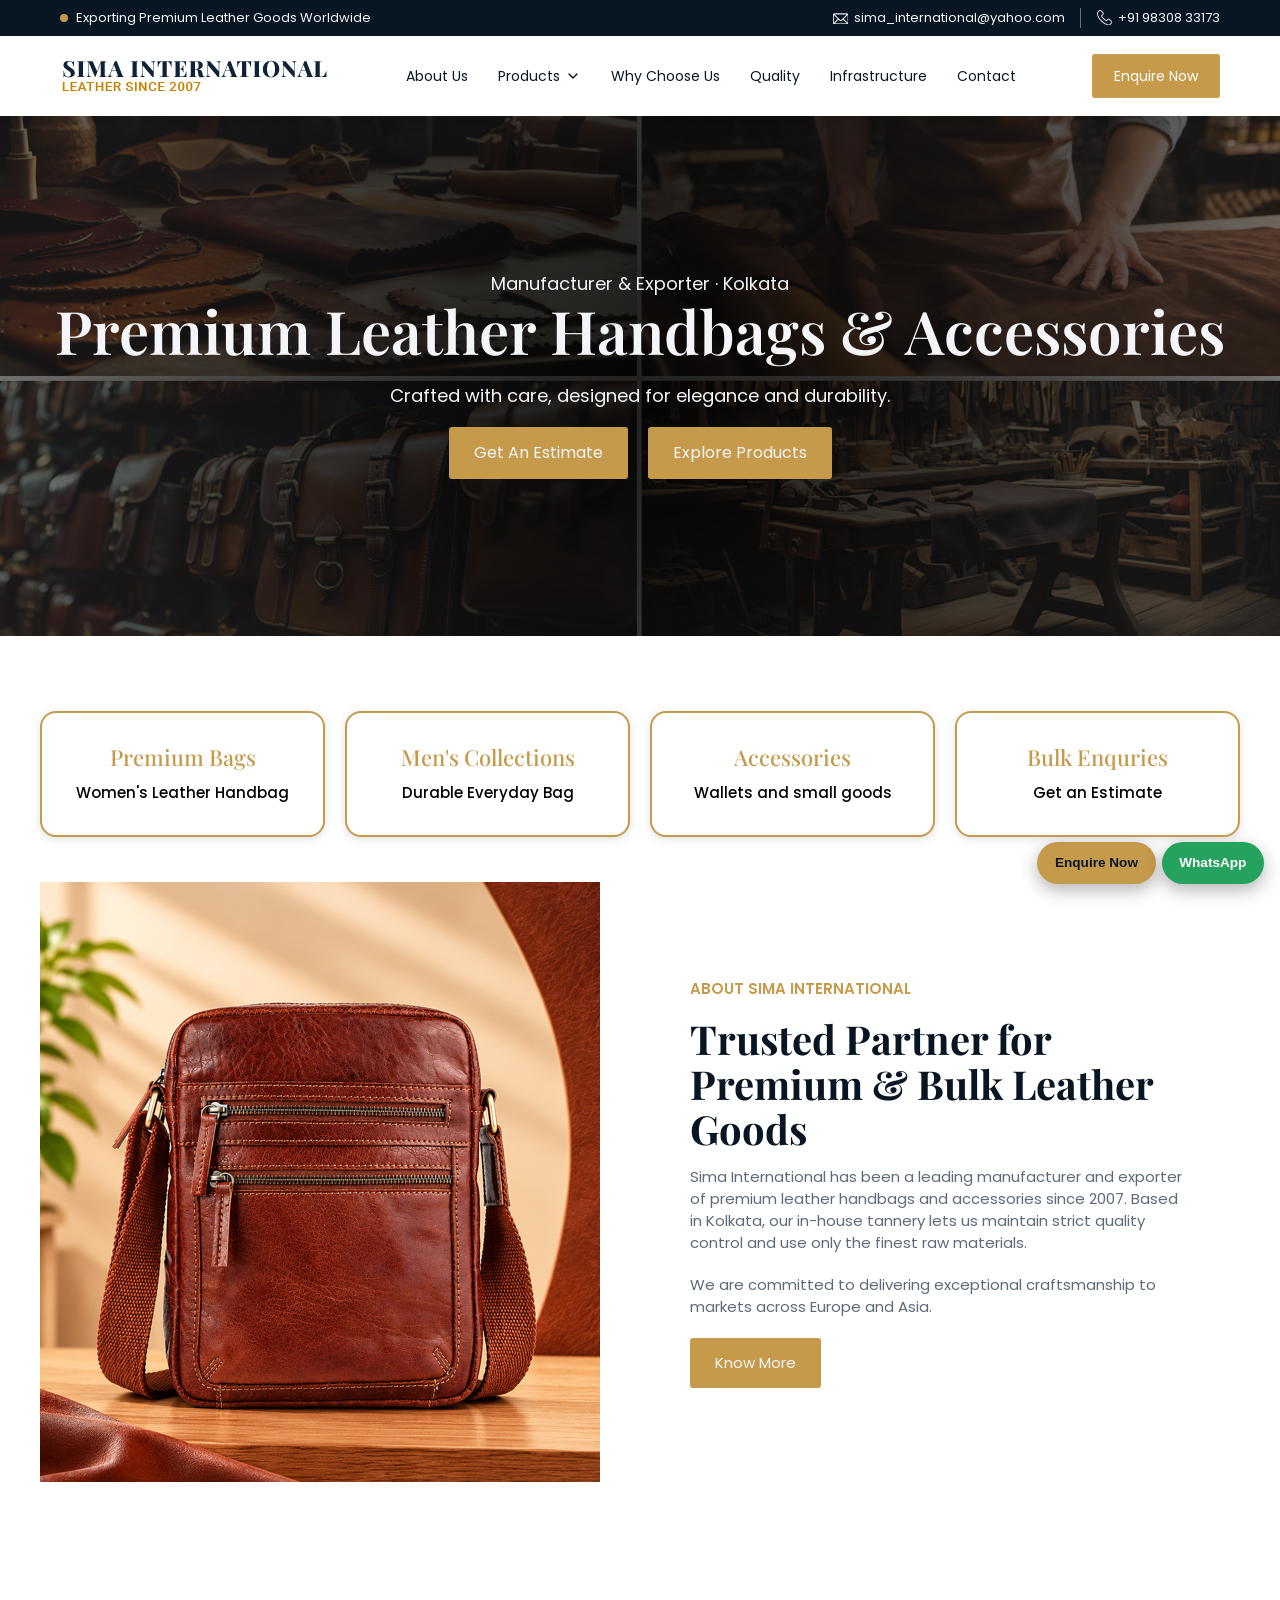
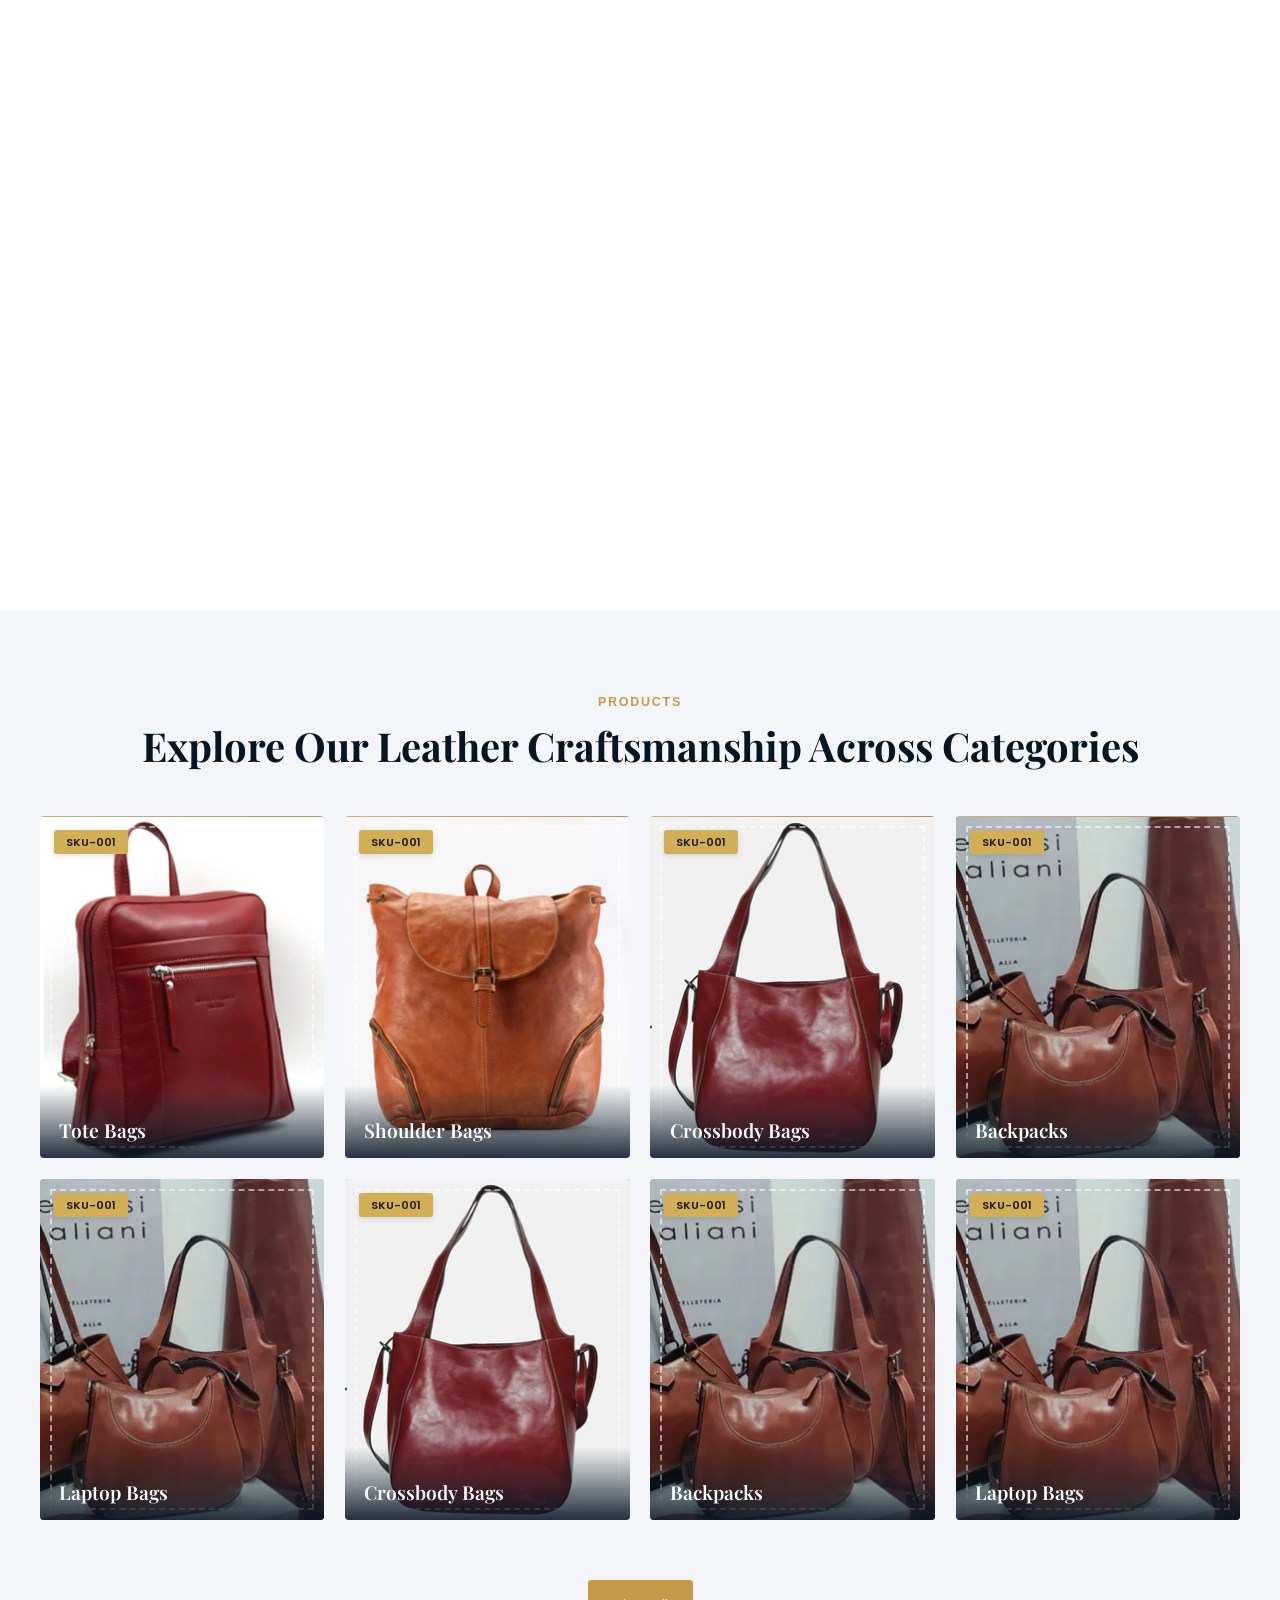
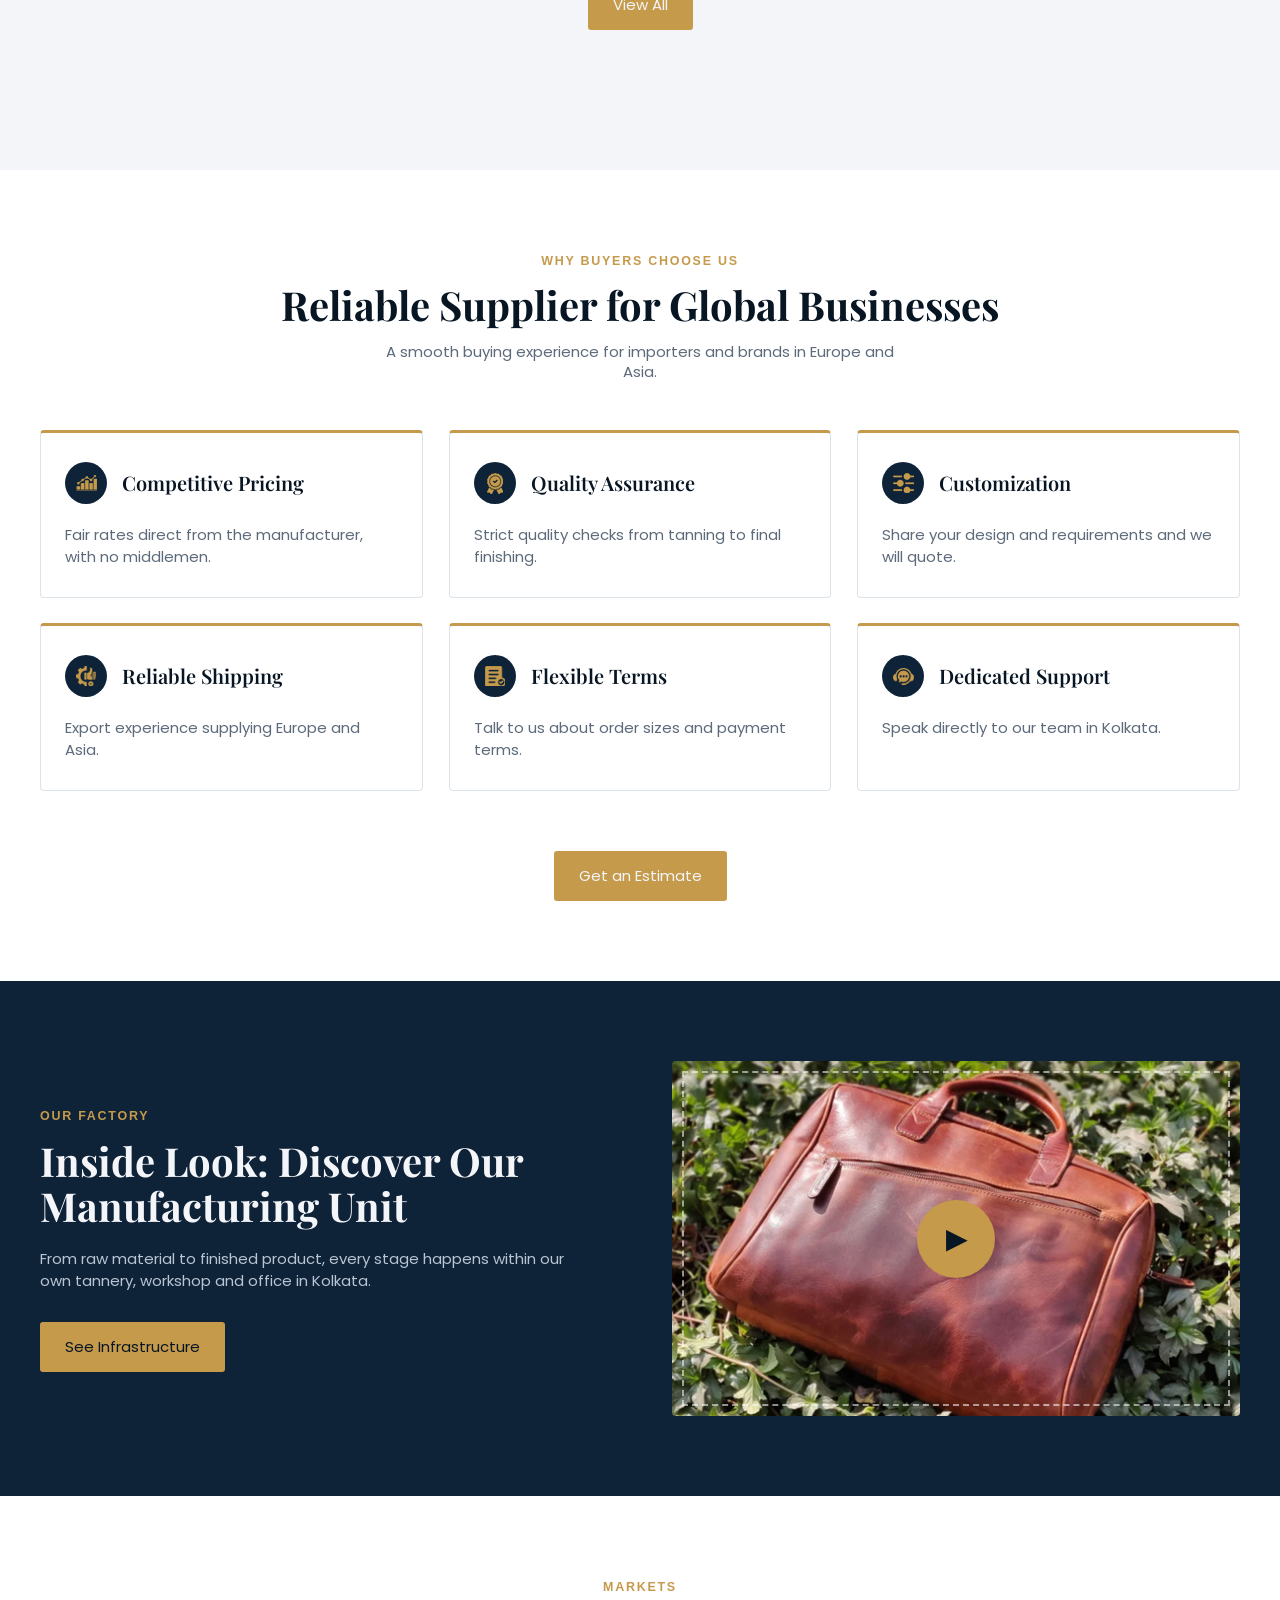
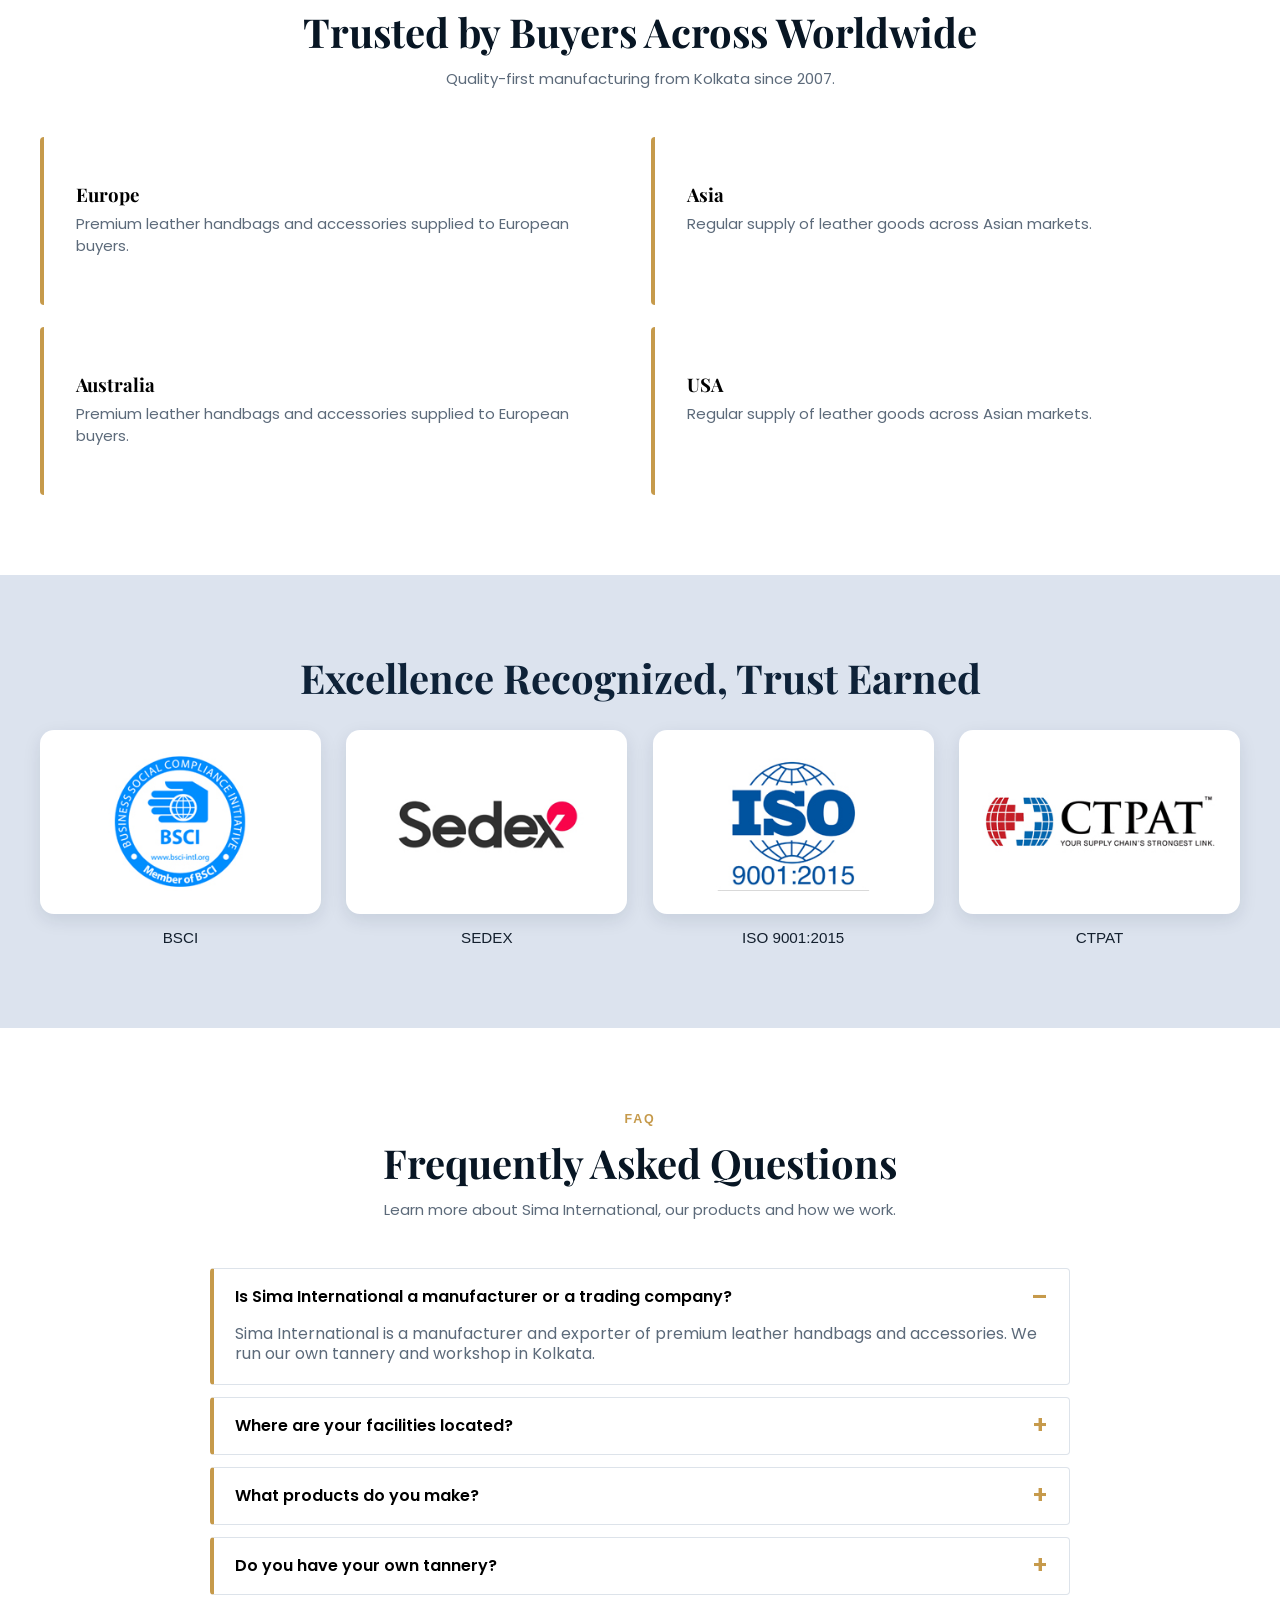
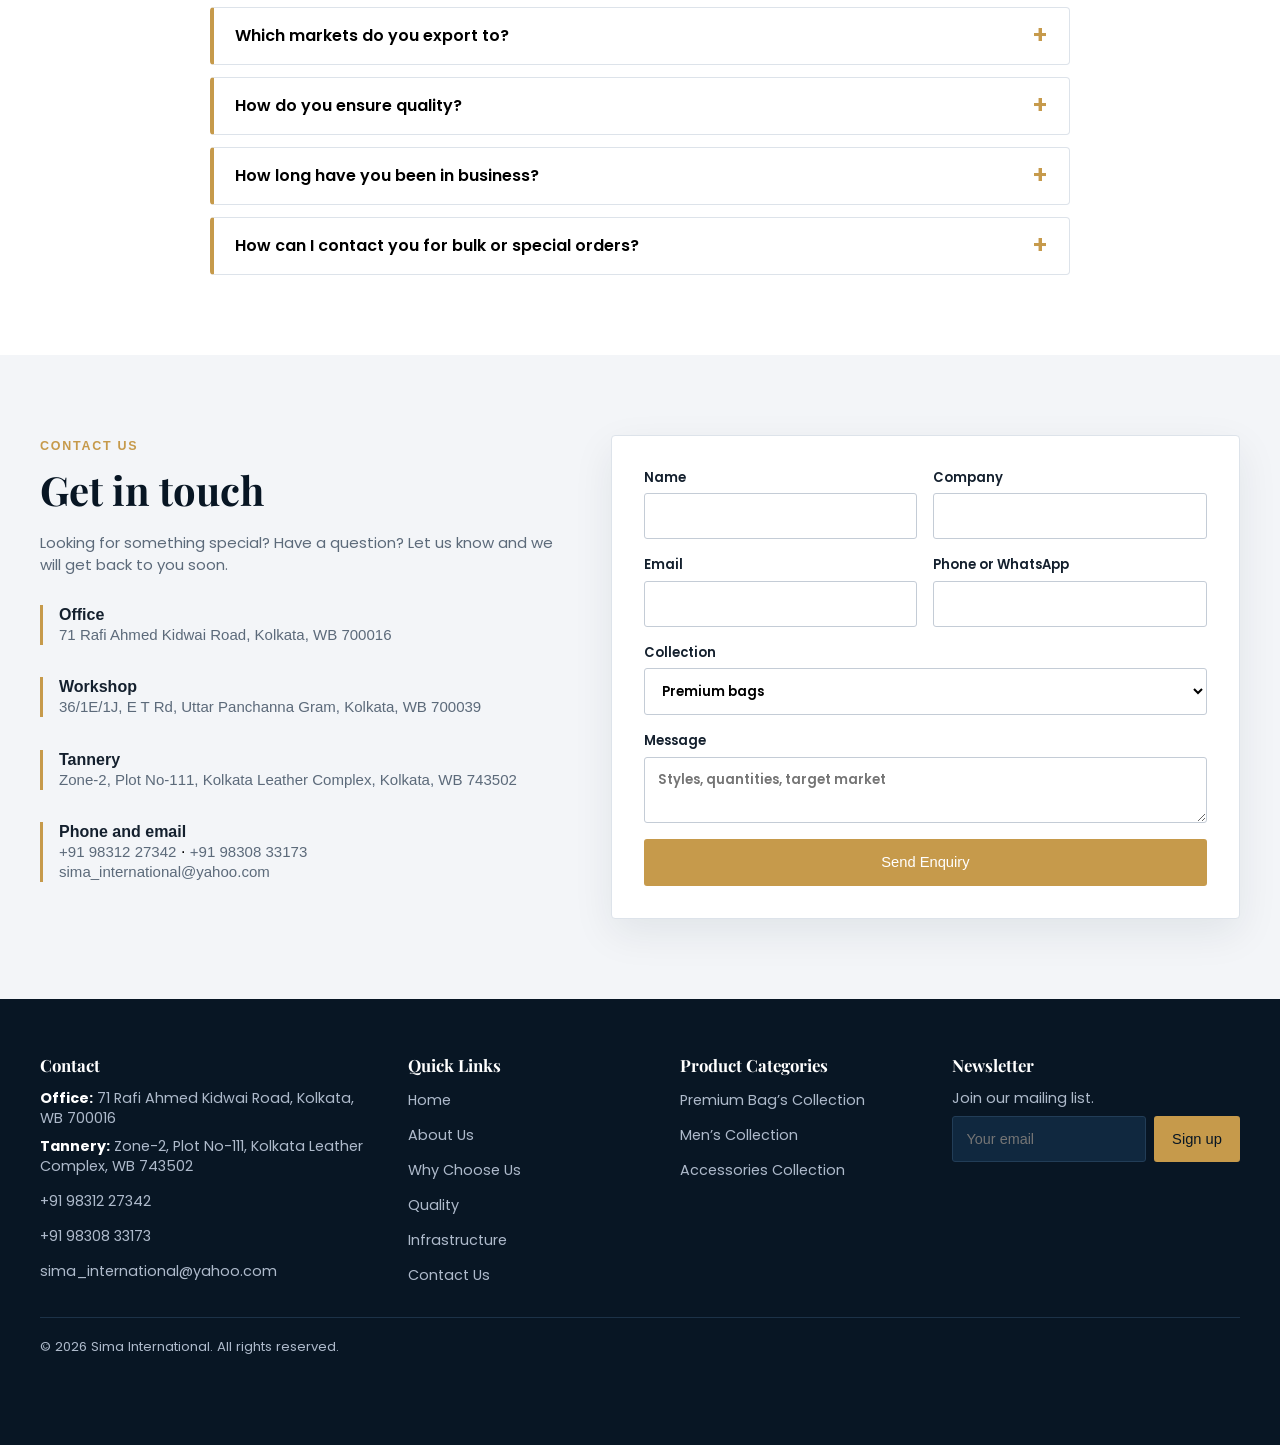
<file: index.html>
<!DOCTYPE html>
<html lang="en">

<head>
  <title>Home | Sima International</title>
  <meta charset="utf-8" />
  <meta name="viewport" content="width=device-width, initial-scale=1" />
  <link rel="stylesheet" type="text/css" href="css/style.css" />
  <link rel="icon" type="image/png" sizes="32x32" href="images/header/favicon.png" />
  <link rel="stylesheet" href="https://cdn.jsdelivr.net/npm/swiper@11/swiper-bundle.min.css" />
  <link href="https://unpkg.com/aos@2.3.1/dist/aos.css" rel="stylesheet">
</head>

<body>

  <!----------------------header start-------------------------------->
  <header class="site-header">
    <div class="top-bar">
      <div class="header_wrapper">
        <div class="top-bar-content">
          <span class="top-bar-text">
            <span class="blinking-dot"></span>
            Exporting Premium Leather Goods Worldwide
          </span>
          <ul class="top-bar-contact">
            <li>
              <a href="mailto:sima_international@yahoo.com"><img class="icon" src="images/nav-mail.png"
                  alt="">sima_international@yahoo.com</a>
            </li>
            <li>
              <a href="tel:+919830833173"><img class="icon" src="images/nav-phone.png" alt="">+91 98308 33173</a>
            </li>
          </ul>
        </div>
      </div>
    </div>

    <div class="navbar-wrapper">
      <div class="header_wrapper">
        <div class="navbar">
          <a href="index.html" class="logo">
            <img src="images/logo.png" alt="Sima International" class="fluid-img">
          </a>

          <nav class="nav-menu" id="navMenu">
            <ul>
              <li><a href="about-us.html">About Us</a></li>
              <li class="has-dropdown">
                <a href="#" class="dropdown-trigger" aria-expanded="false">Products<img class="arrow-icon"
                    src="images/down-icon.png" alt=""></a>
                <ul class="drop-menu">
                  <li><a href="products-bags.html">Premium Bag Collection</a></li>
                  <li><a href="products-mens.html">Men's Collection</a></li>
                  <li><a href="products-accessories.html">Accessories Collection</a></li>
                </ul>
              </li>
              <li><a href="why-choose-us.html">Why Choose Us</a></li>
              <li><a href="quality.html">Quality</a></li>
              <li><a href="infrastructure.html">Infrastructure</a></li>
              <li><a href="contact.html">Contact</a></li>
              <li class="mobile-contact">
                <a href="mailto:sima_international@yahoo.com"><img class="icon" src="images/nav-mail-2.png"
                    alt="">sima_international@yahoo.com</a>
              </li>
              <li class="mobile-contact">
                <a href="tel:+919830833173"><img class="icon" src="images/nav-phone-2.png" alt="">+91 98308 33173</a>
              </li>
            </ul>
          </nav>
          <div class="header-cta">
            <a class="catalogue-btn" href="contact.html">Enquire Now</a>
          </div>

          <button class="menu-toggle" id="menuToggle" aria-label="Toggle navigation" aria-expanded="false"
            aria-controls="navMenu">
            <img src="images/menu-toggle.png" alt="">
          </button>
        </div>
      </div>
    </div>
  </header>

  <!-----------------banner start--------------------->
  <main>

    <!---------BANNER START-------------------->
    <div class="banner">
      <div class="swiper mySwiper">
        <div class="swiper-wrapper">
          <div class="swiper-slide banner-slide">
            <img src="images/banner.jpg" />
            <div class="banner-text">
              <h5>Manufacturer & Exporter · Kolkata</h5>
              <h1>Premium Leather Handbags & Accessories</h1>
              <p>Crafted with care, designed for elegance and durability.</p>
              <div class="banner-btn-group">
                <div class="banner-btn-area"> <a href="#" class="banner-btn js-open-estimate">Get An Estimate</a>
                  <a href="products-bag.html" class="banner-btn">Explore Products</a>
                </div>
              </div>
            </div>
          </div>

          <div class="swiper-slide banner-slide">
            <video autoplay loop muted playsinline>
              <source src="images/vd-bg.mp4" type="video/mp4" />
              Your browser does not support the video tag.
            </video>
            <div class="banner-text">
              <h5>Manufacturer & Exporter · Kolkata</h5>
              <h1>Premium Leather Handbags & Accessories</h1>
              <p>Crafted with care, designed for elegance and durability.</p>
              <div class="banner-btn-group">
                <div class="banner-btn-area"> <a href="#" class="banner-btn js-open-estimate">Get An Estimate</a>
                  <a href="products-bag.html" class="banner-btn">Explore Products</a>
                </div>
              </div>
            </div>
          </div>

          <div class="swiper-slide banner-slide">
            <img src="images/banner.jpg" />
            <div class="banner-text">
              <h5>Manufacturer & Exporter · Kolkata</h5>
              <h1>Premium Leather Handbags & Accessories</h1>
              <p>Crafted with care, designed for elegance and durability.</p>
              <div class="banner-btn-group">
                <div class="banner-btn-area"> <a href="#" class="banner-btn js-open-estimate">Get An Estimate</a>
                  <a href="products-bag.html" class="banner-btn">Explore Products</a>
                </div>
              </div>
            </div>
          </div>

        </div>
        <div class="swiper-pagination banner-pagination"></div>
      </div>
    </div>
    <!---------BANNER END-------------------->

    <!-------------banner-ends------------------>

    <!-------------feature start------------------>
    <section class="feature">
      <div class="page_wrapper">
        <div class="feature-content">
          <div class="feature-item">
            <h3>Premium Bags</h3>
            <p>Women's Leather Handbag</p>
          </div>
          <div class="feature-item">
            <h3>Men's Collections</h3>
            <p>Durable Everyday Bag</p>
          </div>
          <div class="feature-item">
            <h3>Accessories</h3>
            <p>Wallets and small goods</p>
          </div>
          <div class="feature-item">
            <h3>Bulk Enquries</h3>
            <p>Get an Estimate</p>
          </div>
        </div>
      </div>
    </section>
    <!-------------feature end------------------>

    <!-------------about start----------------->
    <section class="about">
      <div class="page_wrapper">
        <div class="about-content">

          <div class="about-item about-image">
            <img src="images/about-pic.jpg" alt="Sima International Leather Goods" class="fluid-img">
          </div>

          <div class="about-item about-text">
            <span class="subtitle">About Sima International</span>
            <h2>Trusted Partner for Premium & Bulk Leather Goods</h2>
            <p>Sima International has been a leading manufacturer and exporter of premium leather handbags and
              accessories since 2007. Based in Kolkata, our in-house tannery lets us maintain strict quality control and
              use only the finest raw materials.</p>
            <p>We are committed to delivering exceptional craftsmanship to markets across Europe and Asia.</p>
            <a href="about-us.html" class="btn-know-more">Know More</a>
          </div>
        </div>
      </div>
    </section>
    <!-------------about end----------------->
    <!-------------Manufacturing in Kolkata start----------------->
    <section class="mfg" aria-labelledby="mfg-h" data-aos="fade-up" data-aos-duration="1000"
      data-aos-easing="ease-in-out" data-aos-delay="200">
      <div class="mfg-t">
        <p class="mfg-e">Manufacturing in Kolkata</p>
        <h2 id="mfg-h">Kolkata Leather Manufacturing Excellence</h2>
        <div class="bars" aria-hidden="true"><i></i><i></i></div>
        <p>
          Sima International runs its own tannery, workshop and office in
          Kolkata. Skilled craftspeople turn carefully selected leather into
          handbags and accessories, with quality checked at every stage.
        </p>
        <p>Being a manufacturer with an in-house tannery lets us offer:</p>
        <ul>
          <li>Direct control over leather quality</li>
          <li>Skilled, careful craftsmanship</li>
          <li>Strict quality checks before shipping</li>
          <li>Export experience across Europe and Asia</li>
        </ul>
        <p>That is why buyers choose to work with Sima directly.</p>
      </div>
      <div>
        <img src="images/manufacturing-pic.jpg" class="fluid-img">
      </div>
    </section>
    <!-------------Manufacturing in Kolkata end----------------->

    <!-------------products start----------------->
    <section class="alt product">
      <div class="page_wrapper">
        <div class="hd">
          <span class="ey">Products</span>
          <h2>Explore Our Leather Craftsmanship Across Categories</h2>
        </div>
        <div class="g4">
          <a class="cat" href="products-bag.html">
            <p class="sku-badge">SKU-001</p>
            <div class="tile"> <img src="images/p-1.jpg" alt="item-1" class="fluid-img"></div>
            <span>Tote Bags</span>
          </a>
          <a class="cat" href="products-bag.html">
            <p class="sku-badge">SKU-001</p>
            <div class="tile">
              <img src="images/p-2.jpg" alt="item-2" class="fluid-img">
            </div>
            <span>Shoulder Bags</span>
          </a>
          <a class="cat" href="products-bag.html">
            <p class="sku-badge">SKU-001</p>
            <div class="tile">
              <img src="images/p-3.jpg" alt="item-3" class="fluid-img">
            </div>
            <span>Crossbody Bags</span>
          </a>
          <a class="cat" href="products-bag.html">
            <p class="sku-badge">SKU-001</p>
            <div class="tile">
              <img src="images/p-4.jpg" alt="item-4" class="fluid-img">
            </div>
            <span>Backpacks</span>
          </a>
          <a class="cat" href="products-bag.html">
            <p class="sku-badge">SKU-001</p>
            <div class="tile">
              <img src="images/p-4.jpg" alt="item-5" class="fluid-img">
            </div>
            <span>Laptop Bags</span>
          </a>
          <a class="cat" href="products-bag.html">
            <p class="sku-badge">SKU-001</p>
            <div class="tile">
              <img src="images/p-3.jpg" alt="item-6" class="fluid-img">
            </div>
            <span>Crossbody Bags</span>
          </a>
          <a class="cat" href="products-bag.html">
            <p class="sku-badge">SKU-001</p>
            <div class="tile">
              <img src="images/p-4.jpg" alt="item-7" class="fluid-img">
            </div>
            <span>Backpacks</span>
          </a>
          <a class="cat" href="products-bag.html">
            <p class="sku-badge">SKU-001</p>
            <div class="tile">
              <img src="images/p-4.jpg" alt="item-8" class="fluid-img">
            </div>
            <span>Laptop Bags</span>
          </a>
        </div>
        <a class="view-all-btn" href="products-bag.html">View All</a>

      </div>
    </section>
    <!-------------products end----------------->

    <!-------------Why buyers choose us start----------------->
    <section class="why-choose">
      <div class="page_wrapper">
        <div class="hd">
          <span class="ey">Why buyers choose us</span>
          <h2>Reliable Supplier for Global Businesses</h2>
          <p class="lead">
            A smooth buying experience for importers and brands in Europe and
            Asia.
          </p>
        </div>
        <div class="g3">
          <div class="ico">
            <div class="ico-box">
              <i><img src="images/icon-pricing.svg" alt="competitive pricing"></i>
              <h3>Competitive Pricing</h3>
            </div>
            <p>Fair rates direct from the manufacturer, with no middlemen.</p>
          </div>
          <div class="ico">
            <div class="ico-box">
              <i><img src="images/icon-assurance.svg" alt="quality assurance"></i>
              <h3>Quality Assurance</h3>
            </div>
            <p>Strict quality checks from tanning to final finishing.</p>
          </div>
          <div class="ico">
            <div class="ico-box">
              <i><img src="images/icon-customize.svg" alt="customization"></i>
              <h3>Customization</h3>
            </div>
            <p>Share your design and requirements and we will quote.</p>
          </div>
          <div class="ico">
            <div class="ico-box">
              <i><img src="images/icon-reliablity.svg" alt="reliable shipping"></i>
              <h3>Reliable Shipping</h3>
            </div>
            <p>Export experience supplying Europe and Asia.</p>
          </div>
          <div class="ico">
            <div class="ico-box">
              <i><img src="images/icon-flexible.svg" alt="flexible terms"></i>
              <h3>Flexible Terms</h3>
            </div>
            <p>Talk to us about order sizes and payment terms.</p>
          </div>
          <div class="ico">
            <div class="ico-box">
              <i><img src="images/icon-support.svg" alt="dedicated support"></i>
              <h3>Dedicated Support</h3>
            </div>
            <p>Speak directly to our team in Kolkata.</p>
          </div>
        </div>
        <a class="view-all-btn js-open-estimate" href="#">Get an Estimate</a>
      </div>
    </section>

    <!-------------Why buyers choose us end----------------->

    <!-------------Our factory start----------------->
    <section class="dark">
      <div class="page_wrapper split">
        <div>
          <span class="ey">Our factory</span>
          <h2>Inside Look: Discover Our Manufacturing Unit</h2>
          <p class="lead">
            From raw material to finished product, every stage happens within
            our own tannery, workshop and office in Kolkata.
          </p>
          <a class="infra-btn" href="infrastructure.html">See Infrastructure</a>
        </div>
        <a class="vid" href="https://vimeo.com/787915713" target="_blank" rel="noopener" aria-label="Watch our video">
          <div class="tile">
            <img src="images/factory-pic.jpg" class="fluid-img">
          </div>
          <b>▶</b>
        </a>
      </div>
    </section>
    <!-------------Our factory end----------------->

    <!-------------market start----------------->
    <section class="market">
      <div class="page_wrapper">
        <div class="hd">
          <span class="ey">Markets</span>
          <h2>Trusted by Buyers Across Worldwide</h2>
          <p class="lead">
            Quality-first manufacturing from Kolkata since 2007.
          </p>
        </div>
        <div class="mk">
          <div>
            <h3>Europe</h3>
            <p>
              Premium leather handbags and accessories supplied to European
              buyers.
            </p>
          </div>
          <div>
            <h3>Asia</h3>
            <p>Regular supply of leather goods across Asian markets.</p>
          </div>

          <div>
            <h3>Australia</h3>
            <p>
              Premium leather handbags and accessories supplied to European
              buyers.
            </p>
          </div>
          <div>
            <h3>USA</h3>
            <p>Regular supply of leather goods across Asian markets.</p>
          </div>

        </div>
      </div>
    </section>
    <!-------------market end----------------->

    <!-------------Excellence Recognize start----------------->
    <section class="certs" aria-labelledby="cert-h">
      <div class="page_wrapper">
        <h2 id="cert-h">Excellence Recognized, Trust Earned</h2>
        <div class="cg">
          <figure>
            <div class="cc">
              <img src="images/logo-bsci.jpg" class="fluid-img">
            </div>
            <figcaption>BSCI</figcaption>
          </figure>
          <figure>
            <div class="cc">
              <img src="images/logo-sedex.jpg" class="fluid-img">
            </div>
            <figcaption>SEDEX</figcaption>
          </figure>
          <figure>
            <div class="cc">
              <img src="images/logo-iso.jpg" class="fluid-img">
            </div>
            <figcaption>ISO 9001:2015</figcaption>
          </figure>
          <figure>
            <div class="cc">
              <img src="images/logo-ctpat.jpg" class="fluid-img">
            </div>
            <figcaption>CTPAT</figcaption>
          </figure>
        </div>
      </div>
    </section>
    <!-------------Excellence Recognize end----------------->

    <!------------faq start---------------->
    <section class="faq" id="faq">
      <div class="w">
        <div class="hd">
          <span class="ey">FAQ</span>
          <h2>Frequently Asked Questions</h2>
          <p class="lead">
            Learn more about Sima International, our products and how we work.
          </p>
        </div>
        <div class="fq">
          <details open>
            <summary>
              Is Sima International a manufacturer or a trading company?
            </summary>
            <p>
              Sima International is a manufacturer and exporter of premium
              leather handbags and accessories. We run our own tannery and
              workshop in Kolkata.
            </p>
          </details>
          <details>
            <summary>Where are your facilities located?</summary>
            <p>
              All our sites are in Kolkata, India: our office on Rafi Ahmed
              Kidwai Road, our workshop on E T Road, and our tannery at
              Kolkata Leather Complex.
            </p>
          </details>
          <details>
            <summary>What products do you make?</summary>
            <p>
              We make premium leather handbags for women, a men’s collection
              of leather bags, and accessories such as wallets and small
              leather goods.
            </p>
          </details>
          <details>
            <summary>Do you have your own tannery?</summary>
            <p>
              Yes. Our in-house tannery lets us control leather quality before
              production begins and use only the finest raw materials.
            </p>
          </details>
          <details>
            <summary>Which markets do you export to?</summary>
            <p>We supply buyers across Europe and Asia.</p>
          </details>
          <details>
            <summary>How do you ensure quality?</summary>
            <p>
              We apply strict quality control at every stage, from tanning and
              cutting to stitching, finishing and final inspection.
            </p>
          </details>
          <details>
            <summary>How long have you been in business?</summary>
            <p>
              Sima International has been making and exporting leather goods
              since 2007.
            </p>
          </details>
          <details>
            <summary>
              How can I contact you for bulk or special orders?
            </summary>
            <p>
              Use the enquiry form on this page, call +91 98308 33173, or
              email sima_international@yahoo.com. Tell us your styles,
              quantities and target market and we will get back to you.
            </p>
          </details>
        </div>
      </div>
    </section>
    <!------------faq end---------------->

    <!------------contact start---------------->
    <section class="alt contact">
      <div class="page_wrapper ct">
        <div>
          <span class="ey">Contact us</span>
          <h2>Get in touch</h2>
          <p class="lead">
            Looking for something special? Have a question? Let us know and we
            will get back to you soon.
          </p>
          <div class="loc">
            <div>
              <b>Office</b><span>71 Rafi Ahmed Kidwai Road, Kolkata, WB 700016</span>
            </div>
            <div>
              <b>Workshop</b><span>36/1E/1J, E T Rd, Uttar Panchanna Gram, Kolkata, WB
                700039</span>
            </div>
            <div>
              <b>Tannery</b><span>Zone-2, Plot No-111, Kolkata Leather Complex, Kolkata, WB
                743502</span>
            </div>
            <div>
              <b>Phone and email</b><a href="tel:+919831227342">+91 98312 27342</a> ·
              <a href="tel:+919830833173">+91 98308 33173</a><br /><a
                href="mailto:sima_international@yahoo.com">sima_international@yahoo.com</a>
            </div>
          </div>
        </div>
        <form action="#" onsubmit="
              event.preventDefault();
              this.querySelector('button').textContent = 'Ready to send';
            ">
          <div class="r">
            <label>Name<input required autocomplete="name" /></label><label>Company<input
                autocomplete="organization" /></label>
          </div>
          <div class="r">
            <label>Email<input type="email" required autocomplete="email" /></label><label>Phone or
              WhatsApp<input type="tel" autocomplete="tel" /></label>
          </div>
          <label>Collection<select>
              <option>Premium bags</option>
              <option>Men’s collection</option>
              <option>Accessories</option>
              <option>Not sure yet</option>
            </select></label>
          <label>Message<textarea placeholder="Styles, quantities, target market"></textarea>
          </label>
          <button class="btn dk" type="submit">Send Enquiry</button>
        </form>
      </div>
    </section>

    <!------------contact end---------------->
  </main>

  <!------------footer start--------------->
  <footer>
    <div class="page_wrapper w">
      <div>
        <h3>Contact</h3>
        <p>
          <b style="color: #fff">Office:</b> 71 Rafi Ahmed Kidwai Road,
          Kolkata, WB 700016
        </p>
        <p style="margin-top: 0.5rem">
          <b style="color: #fff">Tannery:</b> Zone-2, Plot No-111, Kolkata
          Leather Complex, WB 743502
        </p>
        <a href="tel:+919831227342">+91 98312 27342</a><a href="tel:+919830833173">+91 98308 33173</a><a
          href="mailto:sima_international@yahoo.com">sima_international@yahoo.com</a>
      </div>
      <div>
        <h3>Quick Links</h3>
        <a href="index.html">Home</a><a href="about-us.html">About Us</a><a href="why-choose-us.html">Why Choose
          Us</a><a href="quality.html">Quality</a><a href="infrastructure.html">Infrastructure</a><a
          href="contact.html">Contact
          Us</a>
      </div>
      <div>
        <h3>Product Categories</h3>
        <a href="products-bags.html">Premium Bag’s Collection</a><a href="products-mens.html">Men’s Collection</a><a
          href="products-accessories.html">Accessories Collection</a>
      </div>
      <div>
        <h3>Newsletter</h3>
        <p>Join our mailing list.</p>
        <form class="nl" onsubmit="
              event.preventDefault();
              this.querySelector('button').textContent = 'Thanks';
            ">
          <input type="email" aria-label="Email" placeholder="Your email" required /><button class="btn"
            type="submit">Sign up</button>
        </form>
      </div>
      <p class="legal">© 2026 Sima International. All rights reserved.</p>
    </div>
  </footer>
  <div class="q">
    <a href="#">Enquire Now</a><a href="https://wa.me/919830833173">WhatsApp</a>
  </div>
  <!------------footer end---------------->

  <!------------get estimate modal start---------------->
  <div class="est-modal-overlay" id="estimateModal" aria-hidden="true">
    <div class="est-modal-box" role="dialog" aria-modal="true" aria-labelledby="estModalTitle">
      <button type="button" class="est-close-btn" id="closeEstimateBtn" aria-label="Close popup">×</button>

      <div class="est-modal-header">
        <h3 id="estModalTitle">Request an Estimate</h3>
        <p>Share your requirements and our team will respond shortly.</p>
      </div>

      <form id="estimateForm" class="est-form">
        <div class="est-field">
          <label for="estName">Name</label>
          <input type="text" id="estName" name="name" placeholder="Your full name" required>
        </div>

        <div class="est-row">
          <div class="est-field">
            <label for="estPhone">Phone</label>
            <input type="tel" id="estPhone" name="phone" placeholder="+1 234 567 890" required>
          </div>
          <div class="est-field">
            <label for="estEmail">Email</label>
            <input type="email" id="estEmail" name="email" placeholder="you@company.com" required>
          </div>
        </div>

        <div class="est-row">
          <div class="est-field">
            <label for="estAmount">Amount / Quantity</label>
            <input type="text" id="estAmount" name="amount" placeholder="e.g., 500 pcs" required>
          </div>
          <div class="est-field">
            <label for="estCollection">Collection</label>
            <input type="text" id="estCollection" name="collection" placeholder="e.g., Wallets, Bags" required>
          </div>
        </div>

        <button type="submit" class="est-submit-btn">Submit Request</button>
      </form>
    </div>
  </div>
  <!------------get estimate modal end---------------->

  <!--------------------------->
  <script src="https://cdn.jsdelivr.net/npm/swiper@11/swiper-bundle.min.js"></script>
  <script src="js/script.js"></script>

  <script>
    var swiper = new Swiper('.mySwiper', {
      loop: true,
      autoplay: {
        delay: 3000,
        disableOnInteraction: false,
        pauseOnMouseEnter: true,
      },
      navigation: {
        nextEl: '.swiper-button-next',
        prevEl: '.swiper-button-prev',
      },
    });
  </script>

  <script>
    document.addEventListener("DOMContentLoaded", () => {
      const openBtns = document.querySelectorAll(".js-open-estimate");
      const closeBtn = document.getElementById("closeEstimateBtn");
      const modal = document.getElementById("estimateModal");
      const form = document.getElementById("estimateForm");

      const openModal = (e) => {
        if (e) e.preventDefault();
        modal.classList.add("active");
        modal.setAttribute("aria-hidden", "false");
      };

      const closeModal = () => {
        modal.classList.remove("active");
        modal.setAttribute("aria-hidden", "true");
      };

      // Attach the event listener to every button with the class
      openBtns.forEach((btn) => {
        btn.addEventListener("click", openModal);
      });

      closeBtn.addEventListener("click", closeModal);

      modal.addEventListener("click", (e) => {
        if (e.target === modal) closeModal();
      });

      document.addEventListener("keydown", (e) => {
        if (e.key === "Escape" && modal.classList.contains("active")) {
          closeModal();
        }
      });

      form.addEventListener("submit", (e) => {
        e.preventDefault();
        const formData = new FormData(form);
        const data = Object.fromEntries(formData.entries());

        console.log("Estimate Request Submitted:", data);
        alert("Thank you! Your estimate request has been submitted.");
        form.reset();
        closeModal();
      });
    });
  </script>

  <script src="https://unpkg.com/aos@2.3.1/dist/aos.js"></script>
  <script>
    AOS.init();
  </script>
</body>

</html>
</file>
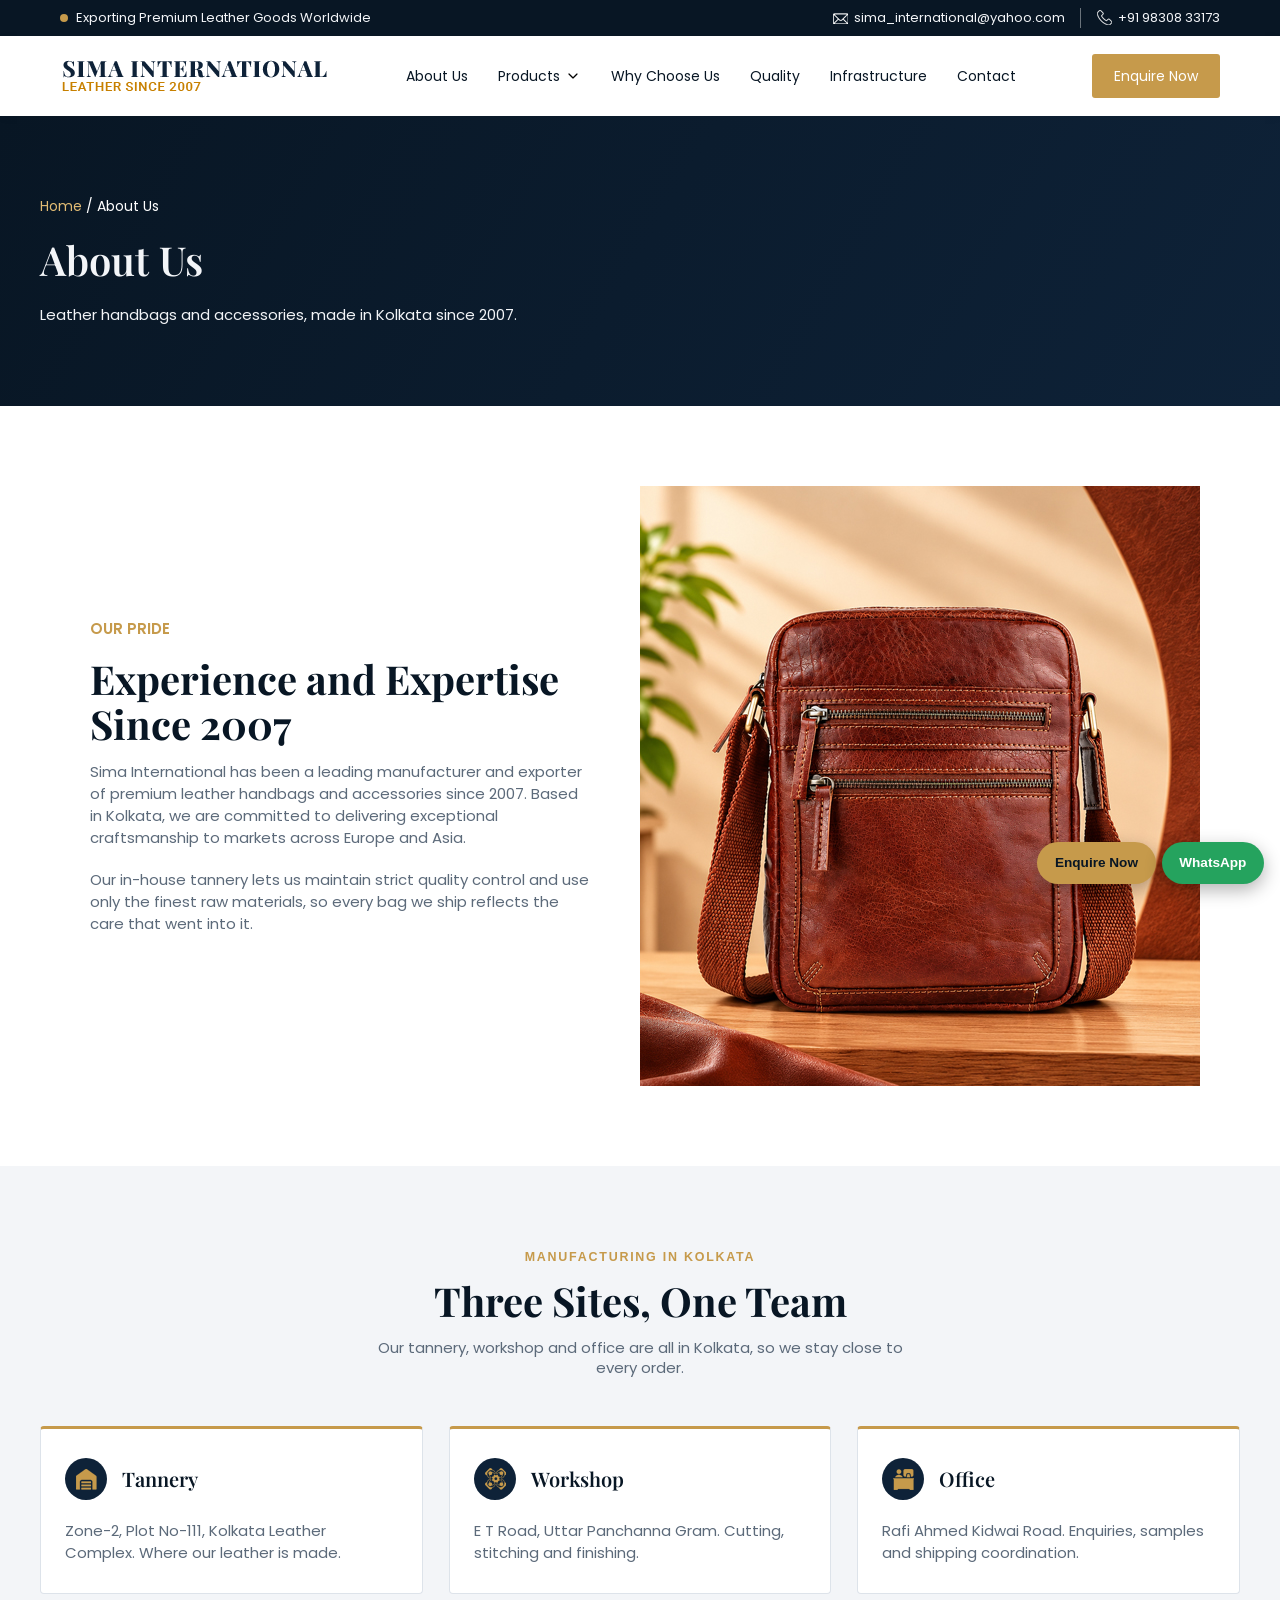
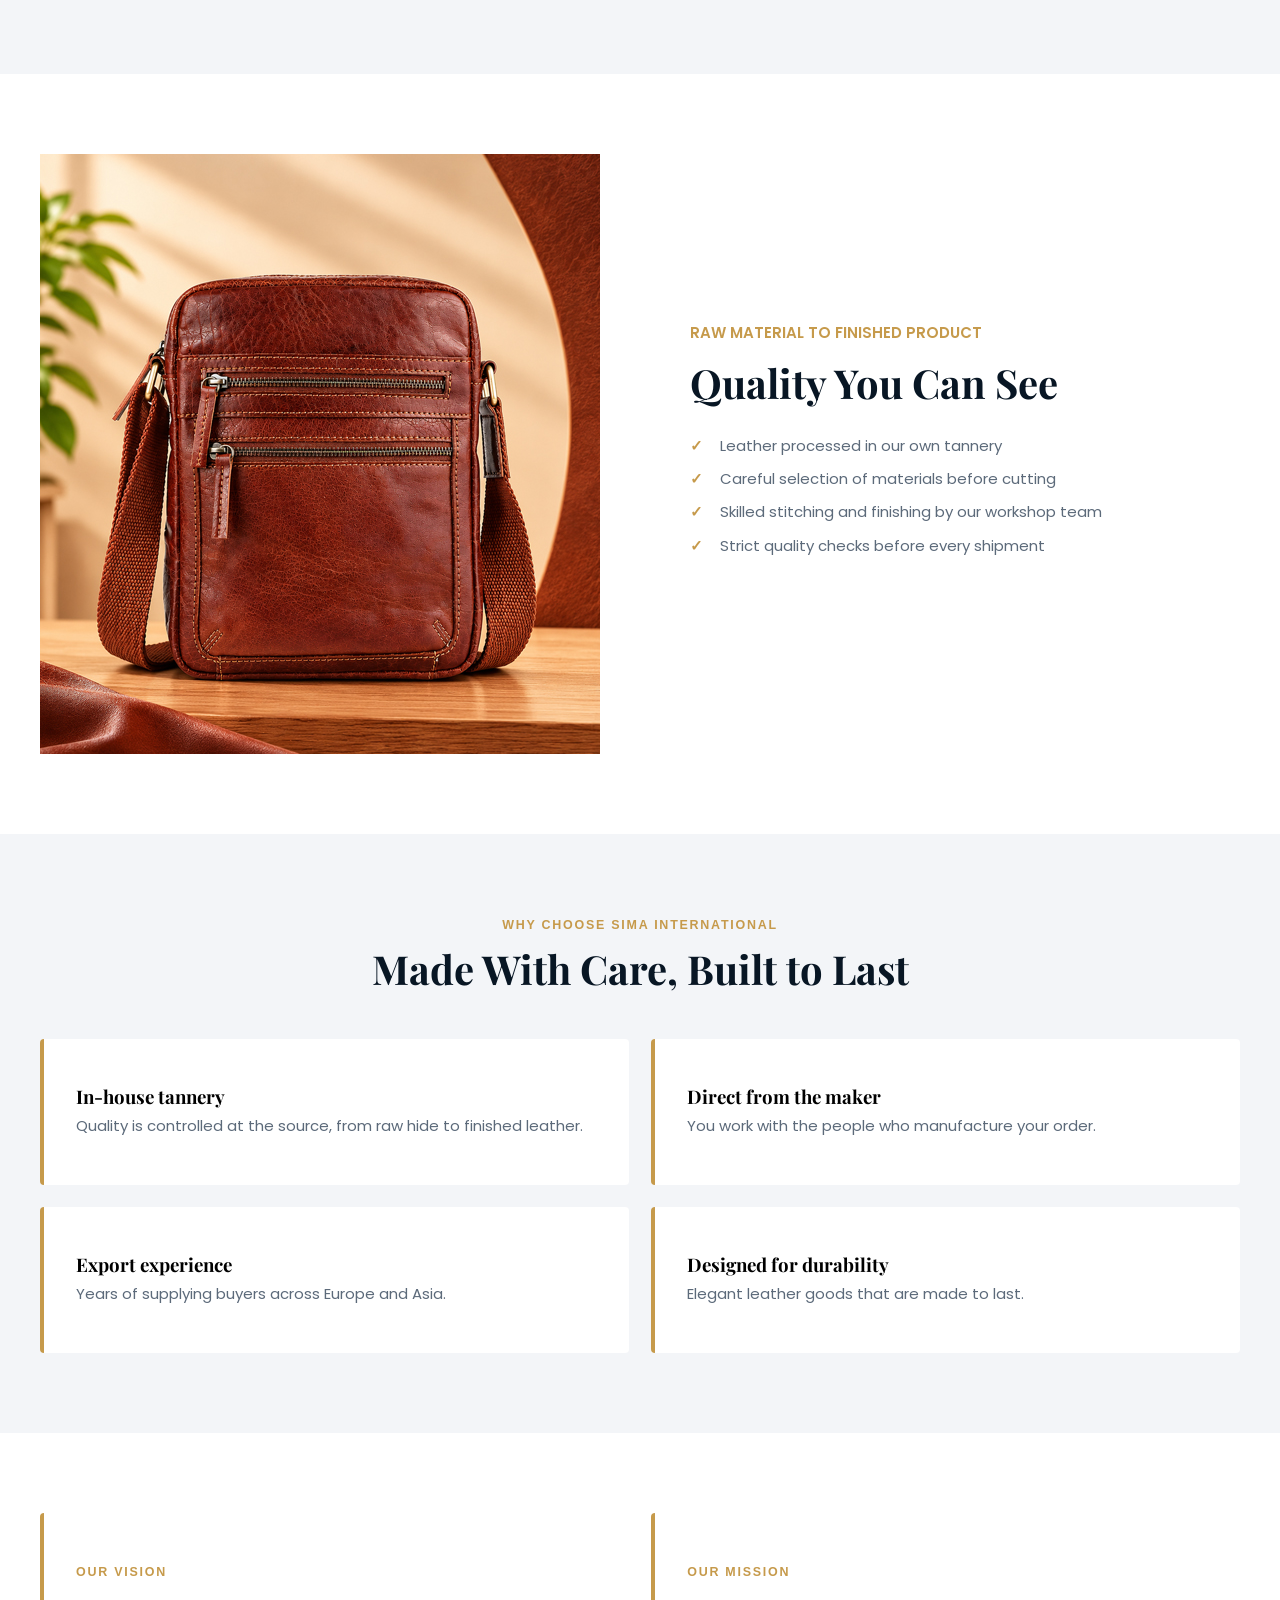
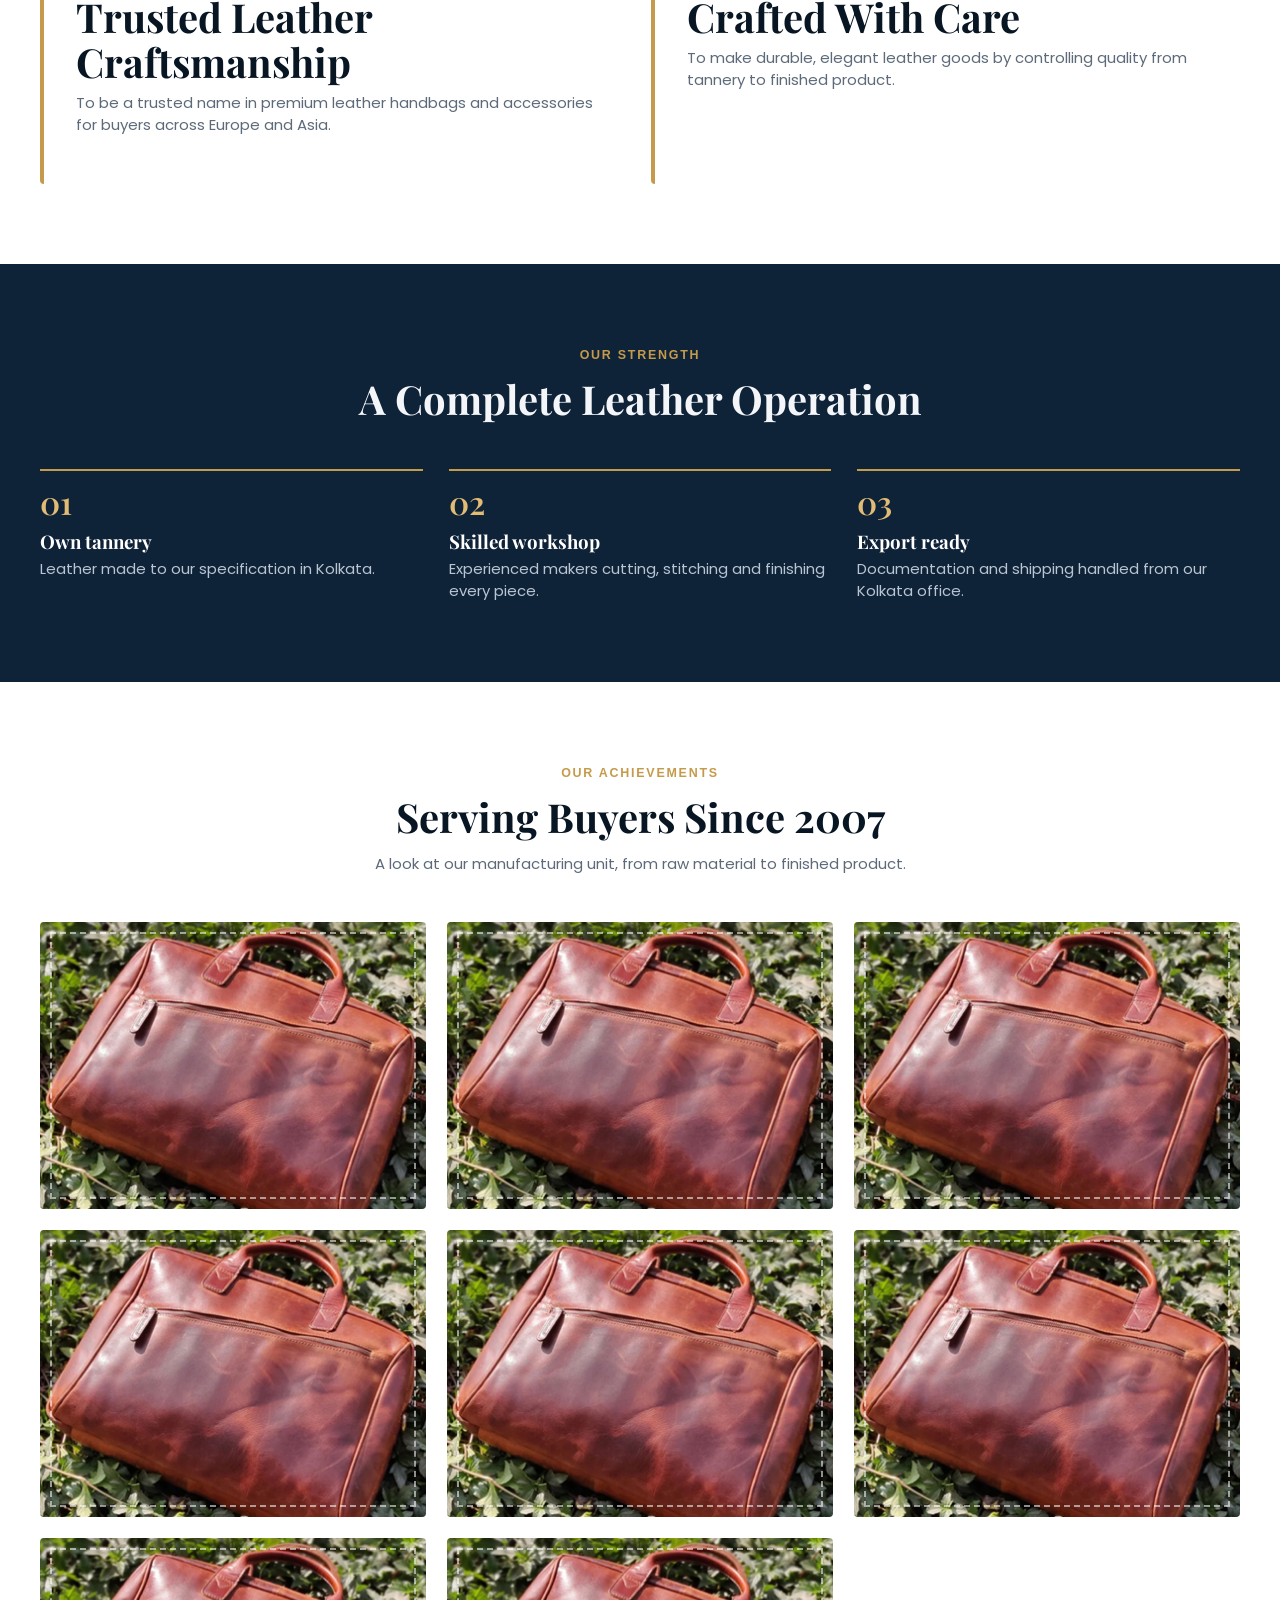
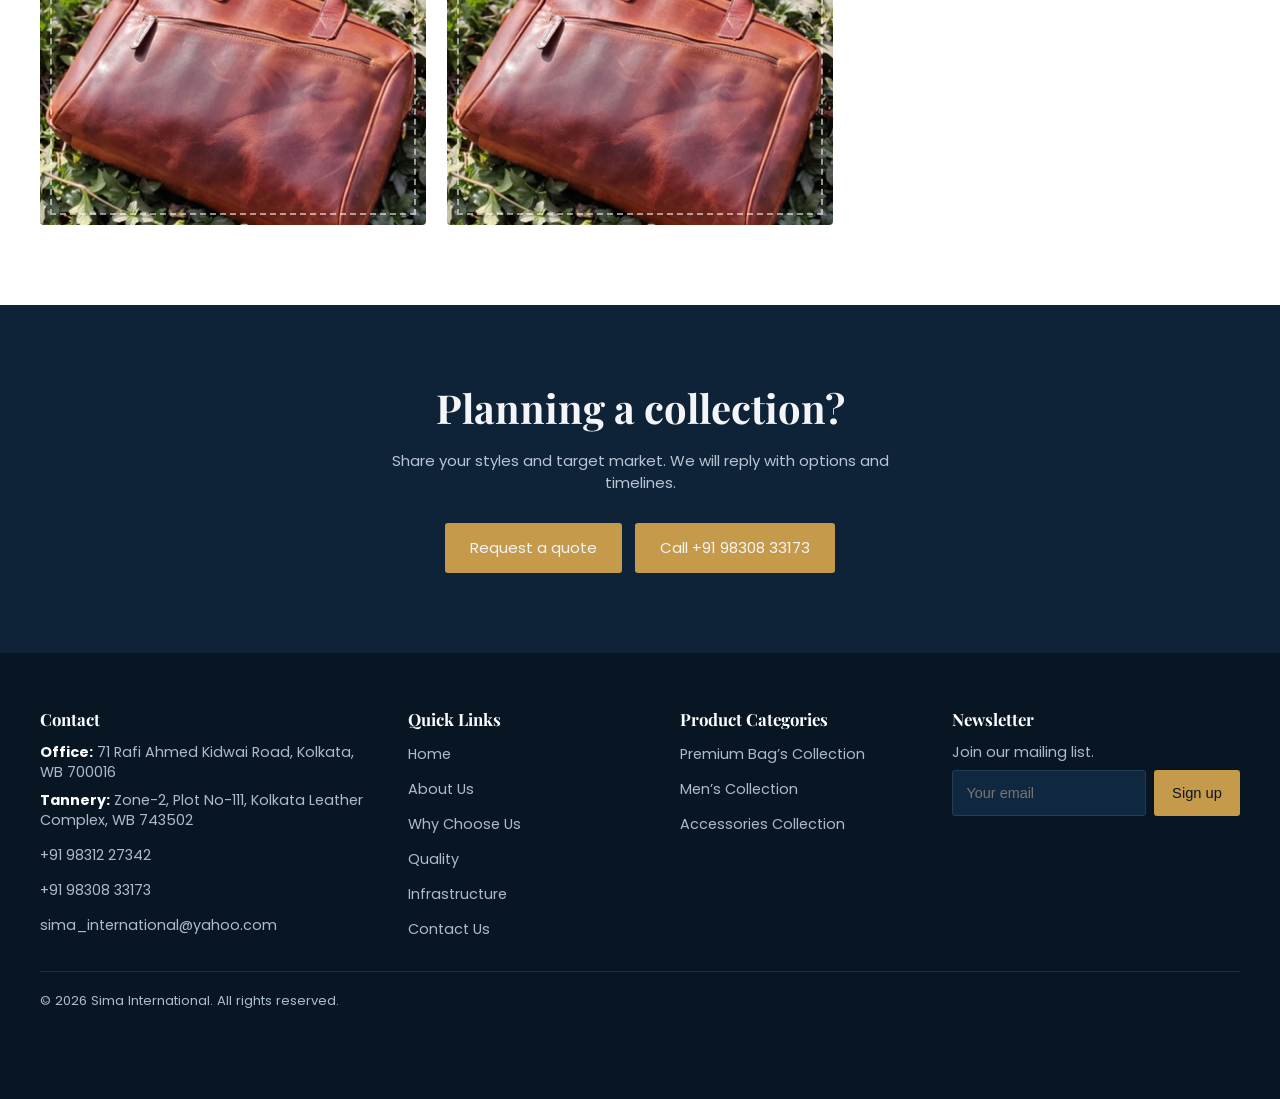
<file: about-us.html>
<!DOCTYPE html>
<html lang="en">

<head>
  <title>About Us | Vivacity Hospital</title>
  <meta charset="utf-8" />
  <meta name="viewport" content="width=device-width, initial-scale=1" />
  <link rel="stylesheet" type="text/css" href="css/style.css" />
  <link rel="icon" type="image/png" sizes="32x32" href="images/header/favicon.png" />
  <link rel="stylesheet" href="https://cdn.jsdelivr.net/npm/swiper@11/swiper-bundle.min.css" />
  <link href="https://unpkg.com/aos@2.3.1/dist/aos.css" rel="stylesheet">
</head>

<body>

  <!----------------------header start-------------------------------->
  <header class="site-header">
    <div class="top-bar">
      <div class="header_wrapper">
        <div class="top-bar-content">
          <span class="top-bar-text">
            <span class="blinking-dot"></span>
            Exporting Premium Leather Goods Worldwide
          </span>
          <ul class="top-bar-contact">
            <li>
              <a href="mailto:sima_international@yahoo.com"><img class="icon" src="images/nav-mail.png"
                  alt="">sima_international@yahoo.com</a>
            </li>
            <li>
              <a href="tel:+919830833173"><img class="icon" src="images/nav-phone.png" alt="">+91 98308 33173</a>
            </li>
          </ul>
        </div>
      </div>
    </div>

    <div class="navbar-wrapper">
      <div class="header_wrapper">
        <div class="navbar">
          <a href="index.html" class="logo">
            <img src="images/logo.png" alt="Sima International" class="fluid-img">
          </a>

          <nav class="nav-menu" id="navMenu">
            <ul>
              <li><a href="about-us.html">About Us</a></li>
              <li class="has-dropdown">
                <a href="#" class="dropdown-trigger" aria-expanded="false">Products<img class="arrow-icon"
                    src="images/down-icon.png" alt=""></a>
                <ul class="drop-menu">
                  <li><a href="products-bags.html">Premium Bag Collection</a></li>
                  <li><a href="products-mens.html">Men's Collection</a></li>
                  <li><a href="products-accessories.html">Accessories Collection</a></li>
                </ul>
              </li>
              <li><a href="why-choose-us.html">Why Choose Us</a></li>
              <li><a href="quality.html">Quality</a></li>
              <li><a href="infrastructure.html">Infrastructure</a></li>
              <li><a href="contact.html">Contact</a></li>
              <li class="mobile-contact">
                <a href="mailto:sima_international@yahoo.com"><img class="icon" src="images/nav-mail-2.png"
                    alt="">sima_international@yahoo.com</a>
              </li>
              <li class="mobile-contact">
                <a href="tel:+919830833173"><img class="icon" src="images/nav-phone-2.png" alt="">+91 98308 33173</a>
              </li>
            </ul>
          </nav>
          <div class="header-cta">
            <a class="catalogue-btn" href="contact.html">Enquire Now</a>
          </div>

          <button class="menu-toggle" id="menuToggle" aria-label="Toggle navigation" aria-expanded="false"
            aria-controls="navMenu">
            <img src="images/menu-toggle.png" alt="">
          </button>
        </div>
      </div>
    </div>
  </header>


  <main>
    <!-----------------inner banner start--------------------->
    <div class="pagehd">
      <div class="page_wrapper">
        <small><a href="index.html">Home</a> / About Us</small>
        <h1>About Us</h1>
        <p>Leather handbags and accessories, made in Kolkata since 2007.</p>
      </div>
    </div>
    <!-----------------inner banner end--------------------->

    <!-----------------pride start--------------------->
    <section class="about-page">
      <div class="page_wrapper">
        <div class="about-page-content">
          <div class="about-page-item about-page-text">
            <span class="subtitle">Our Pride</span>
            <h2>Experience and Expertise Since 2007</h2>
            <p>Sima International has been a leading manufacturer and exporter of premium leather handbags and
              accessories since 2007. Based in Kolkata, we are committed to delivering exceptional craftsmanship to
              markets across Europe and Asia.</p>
            <p>Our in-house tannery lets us maintain strict quality control and use only the finest raw materials, so
              every bag we ship reflects the care that went into it.</p>
          </div>

          <div class="about-page-item about-page-image">
            <img src="images/about-pic.jpg" alt="Sima International Leather Goods" class="fluid-img">
          </div>

        </div>
      </div>
    </section>
    <!-----------------pride  end--------------------->

    <!-----------------Three Sites start--------------------->

    <section class="why-choose three-sites">
      <div class="page_wrapper">
        <div class="hd">
          <span class="ey">Manufacturing in Kolkata</span>
          <h2>Three Sites, One Team</h2>
          <p class="lead">Our tannery, workshop and office are all in Kolkata, so we stay close to every order.</p>
        </div>
        <div class="g3">
          <div class="ico"><div class="ico-box">
            <i><img src="images/icon-tannery.svg" alt="tannery"></i>
            <h3>Tannery</h3></div>
            <p>Zone-2, Plot No-111, Kolkata Leather Complex. Where our leather is made.</p>
          </div>
          <div class="ico"><div class="ico-box">
            <i><img src="images/icon-workshop.svg" alt="tannery"></i>
            <h3>Workshop</h3></div>
            <p>E T Road, Uttar Panchanna Gram. Cutting, stitching and finishing.</p>
          </div>
          <div class="ico"><div class="ico-box">
            <i><img src="images/icon-office.svg" alt="office"></i>
            <h3>Office</h3></div>
            <p>Rafi Ahmed Kidwai Road. Enquiries, samples and shipping coordination.</p>
          </div>
        </div>
      </div>
    </section>

    <!-----------------Three Sites end--------------------->

    <!-----------------Quality You Can See start--------------------->
    <section class="about-page-quality">
      <div class="page_wrapper">
        <div class="about-page-quality-content">
          <div class="about-page-quality-item about-page-quality-image">
            <img src="images/about-pic.jpg" alt="Sima International Leather Goods" class="fluid-img">
          </div>
          <div class="about-page-quality-item about-page-quality-text">
            <span class="subtitle">Raw Material to Finished Product</span>
            <h2>Quality You Can See</h2>
            <ul class="chk">
              <li>Leather processed in our own tannery</li>
              <li>Careful selection of materials before cutting</li>
              <li>Skilled stitching and finishing by our workshop team</li>
              <li>Strict quality checks before every shipment</li>
            </ul>
            <!-- <a href="#" class="btn-know-more">Our Quality Process</a> -->
          </div>
        </div>
      </div>
    </section>

    <!-----------------Quality You Can See end-------------------->

    <!-----------------Made With Care start-------------------->
    <section class="made-with-care">
      <div class="page_wrapper">
        <div class="hd">
          <span class="ey">Why Choose Sima International</span>
          <h2>Made With Care, Built to Last</h2>
          <!-- <p class="lead">Quality-first manufacturing from Kolkata since 2007.</p> -->
        </div>
        <div class="mk">
          <div>
            <h3>In-house tannery</h3>
            <p> Quality is controlled at the source, from raw hide to finished leather.</p>
          </div>
          <div>
            <h3>Direct from the maker</h3>
            <p>You work with the people who manufacture your order.</p>
          </div>

          <div>
            <h3>Export experience</h3>
            <p>Years of supplying buyers across Europe and Asia.</p>
          </div>

          <div>
            <h3>Designed for durability</h3>
            <p>Elegant leather goods that are made to last.</p>
          </div>
        </div>
      </div>
    </section>
    <!-----------------Made With Care end-------------------->

    <!-----------------vision start-------------------->
    <!-- <section class="market made-with-care vision"> -->
    <section class="vision">
      <div class="page_wrapper">
        <div class="mk">
          <div>
            <span class="ey">Our Vision</span>
            <h2>Trusted Leather Craftsmanship</h2>
            <p>To be a trusted name in premium leather handbags and accessories for buyers across Europe and Asia.</p>
          </div>
          <div>
            <span class="ey">Our Mission</span>
            <h2>Crafted With Care</h2>
            <p>To make durable, elegant leather goods by controlling quality from tannery to finished product.</p>
          </div>

        </div>
      </div>
    </section>
    <!-----------------vision end-------------------->

    <!-----------------our strength start-------------------->
    <section class="dark">
      <div class="page_wrapper">
        <div class="hd">
          <span class="ey">Our Strength</span>
          <h2>A Complete Leather Operation</h2>
        </div>
        <ol class="steps">
          <li>
            <h3>Own tannery</h3>
            <p>Leather made to our specification in Kolkata.</p>
          </li>
          <li>
            <h3>Skilled workshop</h3>
            <p>
              Experienced makers cutting, stitching and finishing every piece.
            </p>
          </li>
          <li>
            <h3>Export ready</h3>
            <p>Documentation and shipping handled from our Kolkata office.</p>
          </li>
        </ol>
      </div>
    </section>
    <!-----------------our strength end-------------------->

    <!-----------------achievement start-------------------->
    <section class="achieve">
      <div class="page_wrapper">
        <div class="hd">
          <span class="ey">Our Achievements</span>
          <h2>Serving Buyers Since 2007</h2>
          <p>A look at our manufacturing unit, from raw material to finished product.</p>
        </div>
        <div class="g41">
          <a class="bat" href="#">
            <div class="tile"> <img src="images/achieve-pic.jpg" alt="item-1" class="fluid-img"></div>
          </a>
          <a class="bat" href="#">
            <div class="tile"><img src="images/achieve-pic.jpg" alt="item-2" class="fluid-img"></div>
          </a>
          <a class="bat" href="#">
            <div class="tile">
              <img src="images/achieve-pic.jpg" alt="item-3" class="fluid-img">
            </div>
          </a>
          <a class="bat" href="#contact">
            <div class="tile"><img src="images/achieve-pic.jpg" alt="item-4" class="fluid-img"></div>
          </a>
          <a class="bat" href="#contact">
            <div class="tile"><img src="images/achieve-pic.jpg" alt="item-5" class="fluid-img"></div>
          </a>
          <a class="bat" href="#">
            <div class="tile"><img src="images/achieve-pic.jpg" alt="item-6" class="fluid-img"></div>
          </a>
          <a class="bat" href="#contact">
            <div class="tile"><img src="images/achieve-pic.jpg" alt="item-7" class="fluid-img"></div>
          </a>
          <a class="bat" href="#contact">
            <div class="tile"><img src="images/achieve-pic.jpg" alt="item-8" class="fluid-img"></div>
          </a>
        </div>

      </div>
    </section>
    <!-----------------achievement end-------------------->

    <!-----------------planning a collection start-------------------->
    <section class="dark">
      <div class="w" style="text-align: center">
        <h2>Planning a collection?</h2>
        <p class="lead" style="margin-inline: auto">
          Share your styles and target market. We will reply with options and
          timelines.
        </p>
        <div class="cta" style="justify-content: center; margin-top: 1.8rem">
          <a class="btn-know-more js-open-estimate" href="#">Request a quote</a><a class="btn-know-more o" href="tel:+919830833173">Call
            +91
            98308 33173</a>
        </div>
      </div>
    </section>
    <!-----------------planning a collection end-------------------->
  </main>
  <!------------footer start--------------->
  <footer>
    <div class="page_wrapper w">
      <div>
        <h3>Contact</h3>
        <p>
          <b style="color: #fff">Office:</b> 71 Rafi Ahmed Kidwai Road,
          Kolkata, WB 700016
        </p>
        <p style="margin-top: 0.5rem">
          <b style="color: #fff">Tannery:</b> Zone-2, Plot No-111, Kolkata
          Leather Complex, WB 743502
        </p>
        <a href="tel:+919831227342">+91 98312 27342</a><a href="tel:+919830833173">+91 98308 33173</a><a
          href="mailto:sima_international@yahoo.com">sima_international@yahoo.com</a>
      </div>
      <div>
        <h3>Quick Links</h3>
        <a href="index.html">Home</a><a href="about-us.html">About Us</a><a href="why-choose-us.html">Why Choose
          Us</a><a href="quality.html">Quality</a><a href="infrastructure.html">Infrastructure</a><a
          href="contact.html">Contact
          Us</a>
      </div>
      <div>
        <h3>Product Categories</h3>
        <a href="products-bags.html">Premium Bag’s Collection</a><a href="products-mens.html">Men’s Collection</a><a
          href="products-accessories.html">Accessories Collection</a>
      </div>
      <div>
        <h3>Newsletter</h3>
        <p>Join our mailing list.</p>
        <form class="nl" onsubmit="
              event.preventDefault();
              this.querySelector('button').textContent = 'Thanks';
            ">
          <input type="email" aria-label="Email" placeholder="Your email" required /><button class="btn"
            type="submit">Sign up</button>
        </form>
      </div>
      <p class="legal">© 2026 Sima International. All rights reserved.</p>
    </div>
  </footer>
  <div class="q">
    <a href="#">Enquire Now</a><a href="https://wa.me/919830833173">WhatsApp</a>
  </div>
  <!------------footer end---------------->

   <!------------get estimate modal start---------------->
  <div class="est-modal-overlay" id="estimateModal" aria-hidden="true">
  <div class="est-modal-box" role="dialog" aria-modal="true" aria-labelledby="estModalTitle">
    <button type="button" class="est-close-btn" id="closeEstimateBtn" aria-label="Close popup">×</button>
    
    <div class="est-modal-header">
      <h3 id="estModalTitle">Request an Estimate</h3>
      <p>Share your requirements and our team will respond shortly.</p>
    </div>

    <form id="estimateForm" class="est-form">
      <div class="est-field">
        <label for="estName">Name</label>
        <input type="text" id="estName" name="name" placeholder="Your full name" required>
      </div>

      <div class="est-row">
        <div class="est-field">
          <label for="estPhone">Phone</label>
          <input type="tel" id="estPhone" name="phone" placeholder="+1 234 567 890" required>
        </div>
        <div class="est-field">
          <label for="estEmail">Email</label>
          <input type="email" id="estEmail" name="email" placeholder="you@company.com" required>
        </div>
      </div>

      <div class="est-row">
        <div class="est-field">
          <label for="estAmount">Amount / Quantity</label>
          <input type="text" id="estAmount" name="amount" placeholder="e.g., 500 pcs" required>
        </div>
        <div class="est-field">
          <label for="estCollection">Collection</label>
          <input type="text" id="estCollection" name="collection" placeholder="e.g., Wallets, Bags" required>
        </div>
      </div>

      <button type="submit" class="est-submit-btn">Submit Request</button>
    </form>
  </div>
</div>
 <!------------get estimate modal end---------------->

  <!--------------------------->
  <script src="https://cdn.jsdelivr.net/npm/swiper@11/swiper-bundle.min.js"></script>
  <script src="js/script.js"></script>

  <script>
  document.addEventListener("DOMContentLoaded", () => {
    const openBtns = document.querySelectorAll(".js-open-estimate");
    const closeBtn = document.getElementById("closeEstimateBtn");
    const modal = document.getElementById("estimateModal");
    const form = document.getElementById("estimateForm");

    const openModal = (e) => {
      if (e) e.preventDefault();
      modal.classList.add("active");
      modal.setAttribute("aria-hidden", "false");
    };

    const closeModal = () => {
      modal.classList.remove("active");
      modal.setAttribute("aria-hidden", "true");
    };

    // Attach the event listener to every button with the class
    openBtns.forEach((btn) => {
      btn.addEventListener("click", openModal);
    });

    closeBtn.addEventListener("click", closeModal);
    
    modal.addEventListener("click", (e) => {
      if (e.target === modal) closeModal();
    });

    document.addEventListener("keydown", (e) => {
      if (e.key === "Escape" && modal.classList.contains("active")) {
        closeModal();
      }
    });

    form.addEventListener("submit", (e) => {
      e.preventDefault();
      const formData = new FormData(form);
      const data = Object.fromEntries(formData.entries());
      
      console.log("Estimate Request Submitted:", data);
      alert("Thank you! Your estimate request has been submitted.");
      form.reset();
      closeModal();
    });
  });
</script>

  <script src="https://unpkg.com/aos@2.3.1/dist/aos.js"></script>
  <script>
    AOS.init();
  </script>
</body>

</html>
</file>
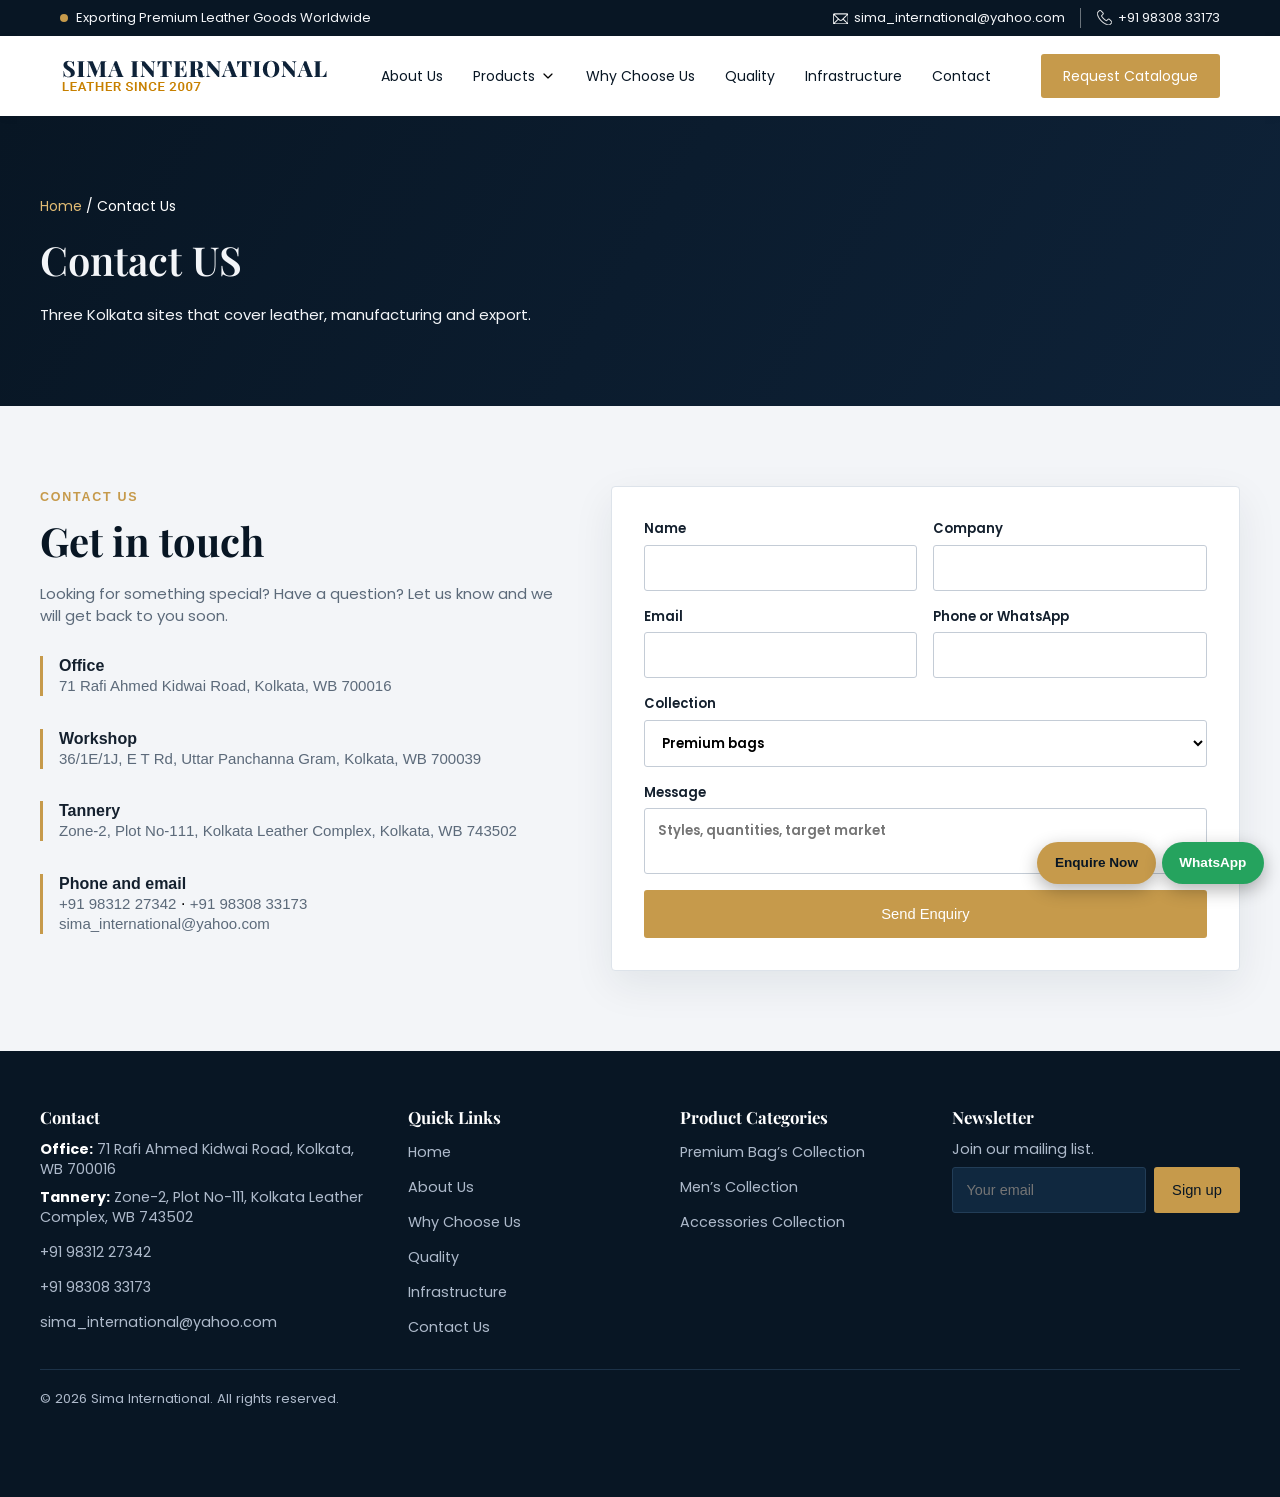
<file: contact-us.html>
<!DOCTYPE html>
<html lang="en">

<head>
  <title>Contact | Vivacity Hospital</title>
  <meta charset="utf-8" />
  <meta name="viewport" content="width=device-width, initial-scale=1" />
  <link rel="stylesheet" type="text/css" href="css/style.css" />
  <link rel="icon" type="image/png" sizes="32x32" href="images/header/favicon.png" />
  <link rel="stylesheet" href="https://cdn.jsdelivr.net/npm/swiper@11/swiper-bundle.min.css" />
  <link href="https://unpkg.com/aos@2.3.1/dist/aos.css" rel="stylesheet">
</head>

<body>

  <!----------------------header start-------------------------------->
  <header class="site-header">
    <div class="top-bar">
      <div class="header_wrapper">
        <div class="top-bar-content">
          <span class="top-bar-text">
            <span class="blinking-dot"></span>
            Exporting Premium Leather Goods Worldwide
          </span>
          <ul class="top-bar-contact">
            <li>
              <a href="mailto:sima_international@yahoo.com"><img class="icon" src="images/nav-mail.png"
                  alt="">sima_international@yahoo.com</a>
            </li>
            <li>
              <a href="tel:+919830833173"><img class="icon" src="images/nav-phone.png" alt="">+91 98308 33173</a>
            </li>
          </ul>
        </div>
      </div>
    </div>

    <div class="navbar-wrapper">
      <div class="header_wrapper">
        <div class="navbar">
          <a href="index.html" class="logo">
            <img src="images/logo.png" alt="Sima International" class="fluid-img">
          </a>

          <nav class="nav-menu" id="navMenu">
            <ul>
              <li><a href="about-us.html">About Us</a></li>
              <li class="has-dropdown">
                <a href="#" class="dropdown-trigger" aria-expanded="false">Products<img class="arrow-icon"
                    src="images/down-icon.png" alt=""></a>
                <ul class="drop-menu">
                  <li><a href="products-bags.html">Premium Bag Collection</a></li>
                  <li><a href="products-mens.html">Men's Collection</a></li>
                  <li><a href="products-accessories.html">Accessories Collection</a></li>
                </ul>
              </li>
              <li><a href="why-choose-us.html">Why Choose Us</a></li>
              <li><a href="quality.html">Quality</a></li>
              <li><a href="infrastructure.html">Infrastructure</a></li>
              <li><a href="contact.html">Contact</a></li>
              <li class="mobile-contact">
                <a href="mailto:sima_international@yahoo.com"><img class="icon" src="images/nav-mail-2.png"
                    alt="">sima_international@yahoo.com</a>
              </li>
              <li class="mobile-contact">
                <a href="tel:+919830833173"><img class="icon" src="images/nav-phone-2.png" alt="">+91 98308 33173</a>
              </li>
            </ul>
          </nav>
          <div class="header-cta">
            <a class="catalogue-btn" href="request-catalogue.html">Request Catalogue</a>
          </div>

          <button class="menu-toggle" id="menuToggle" aria-label="Toggle navigation" aria-expanded="false"
            aria-controls="navMenu">
            <img src="images/menu-toggle.png" alt="">
          </button>
        </div>
      </div>
    </div>
  </header>


  <main>
    <!-----------------inner banner start--------------------->
    <div class="pagehd">
      <div class="page_wrapper">
        <small><a href="index.html">Home</a> / Contact Us</small>
        <h1>Contact US</h1>
        <p>Three Kolkata sites that cover leather, manufacturing and export.</p>
      </div>
    </div>
    <!-----------------inner banner end--------------------->

     <!------------contact start---------------->
    <section class="alt contact">
      <div class="page_wrapper ct">
        <div>
          <span class="ey">Contact us</span>
          <h2>Get in touch</h2>
          <p class="lead">
            Looking for something special? Have a question? Let us know and we
            will get back to you soon.
          </p>
          <div class="loc">
            <div>
              <b>Office</b><span>71 Rafi Ahmed Kidwai Road, Kolkata, WB 700016</span>
            </div>
            <div>
              <b>Workshop</b><span>36/1E/1J, E T Rd, Uttar Panchanna Gram, Kolkata, WB
                700039</span>
            </div>
            <div>
              <b>Tannery</b><span>Zone-2, Plot No-111, Kolkata Leather Complex, Kolkata, WB
                743502</span>
            </div>
            <div>
              <b>Phone and email</b><a href="tel:+919831227342">+91 98312 27342</a> ·
              <a href="tel:+919830833173">+91 98308 33173</a><br /><a
                href="mailto:sima_international@yahoo.com">sima_international@yahoo.com</a>
            </div>
          </div>
        </div>
        <form action="#" onsubmit="
              event.preventDefault();
              this.querySelector('button').textContent = 'Ready to send';
            ">
          <div class="r">
            <label>Name<input required autocomplete="name" /></label><label>Company<input
                autocomplete="organization" /></label>
          </div>
          <div class="r">
            <label>Email<input type="email" required autocomplete="email" /></label><label>Phone or
              WhatsApp<input type="tel" autocomplete="tel" /></label>
          </div>
          <label>Collection<select>
              <option>Premium bags</option>
              <option>Men’s collection</option>
              <option>Accessories</option>
              <option>Not sure yet</option>
            </select></label>
            <label>Message<textarea
              placeholder="Styles, quantities, target market"></textarea>
            </label>
            <button class="btn dk" type="submit">Send Enquiry</button>
        </form>
      </div>
    </section>

    <!------------contact end---------------->

  </main>
  <!------------footer start--------------->
  <footer>
    <div class="page_wrapper w">
      <div>
        <h3>Contact</h3>
        <p>
          <b style="color: #fff">Office:</b> 71 Rafi Ahmed Kidwai Road,
          Kolkata, WB 700016
        </p>
        <p style="margin-top: 0.5rem">
          <b style="color: #fff">Tannery:</b> Zone-2, Plot No-111, Kolkata
          Leather Complex, WB 743502
        </p>
        <a href="tel:+919831227342">+91 98312 27342</a><a href="tel:+919830833173">+91 98308 33173</a><a
          href="mailto:sima_international@yahoo.com">sima_international@yahoo.com</a>
      </div>
      <div>
        <h3>Quick Links</h3>
        <a href="index.html">Home</a><a href="about-us.html">About Us</a><a href="why-choose-us.html">Why Choose
          Us</a><a href="quality.html">Quality</a><a href="infrastructure.html">Infrastructure</a><a
          href="contact.html">Contact
          Us</a>
      </div>
      <div>
        <h3>Product Categories</h3>
        <a href="products-bags.html">Premium Bag’s Collection</a><a href="products-mens.html">Men’s Collection</a><a
          href="products-accessories.html">Accessories Collection</a>
      </div>
      <div>
        <h3>Newsletter</h3>
        <p>Join our mailing list.</p>
        <form class="nl" onsubmit="
              event.preventDefault();
              this.querySelector('button').textContent = 'Thanks';
            ">
          <input type="email" aria-label="Email" placeholder="Your email" required /><button class="btn"
            type="submit">Sign up</button>
        </form>
      </div>
      <p class="legal">© 2026 Sima International. All rights reserved.</p>
    </div>
  </footer>
  <div class="q">
    <a href="#">Enquire Now</a><a href="https://wa.me/919830833173">WhatsApp</a>
  </div>
  <!------------footer end---------------->

  <!--------------------------->
  <script src="https://cdn.jsdelivr.net/npm/swiper@11/swiper-bundle.min.js"></script>
  <script src="js/script.js"></script>

  <script src="https://unpkg.com/aos@2.3.1/dist/aos.js"></script>
  <script>
    AOS.init();
  </script>
</body>

</html>
</file>
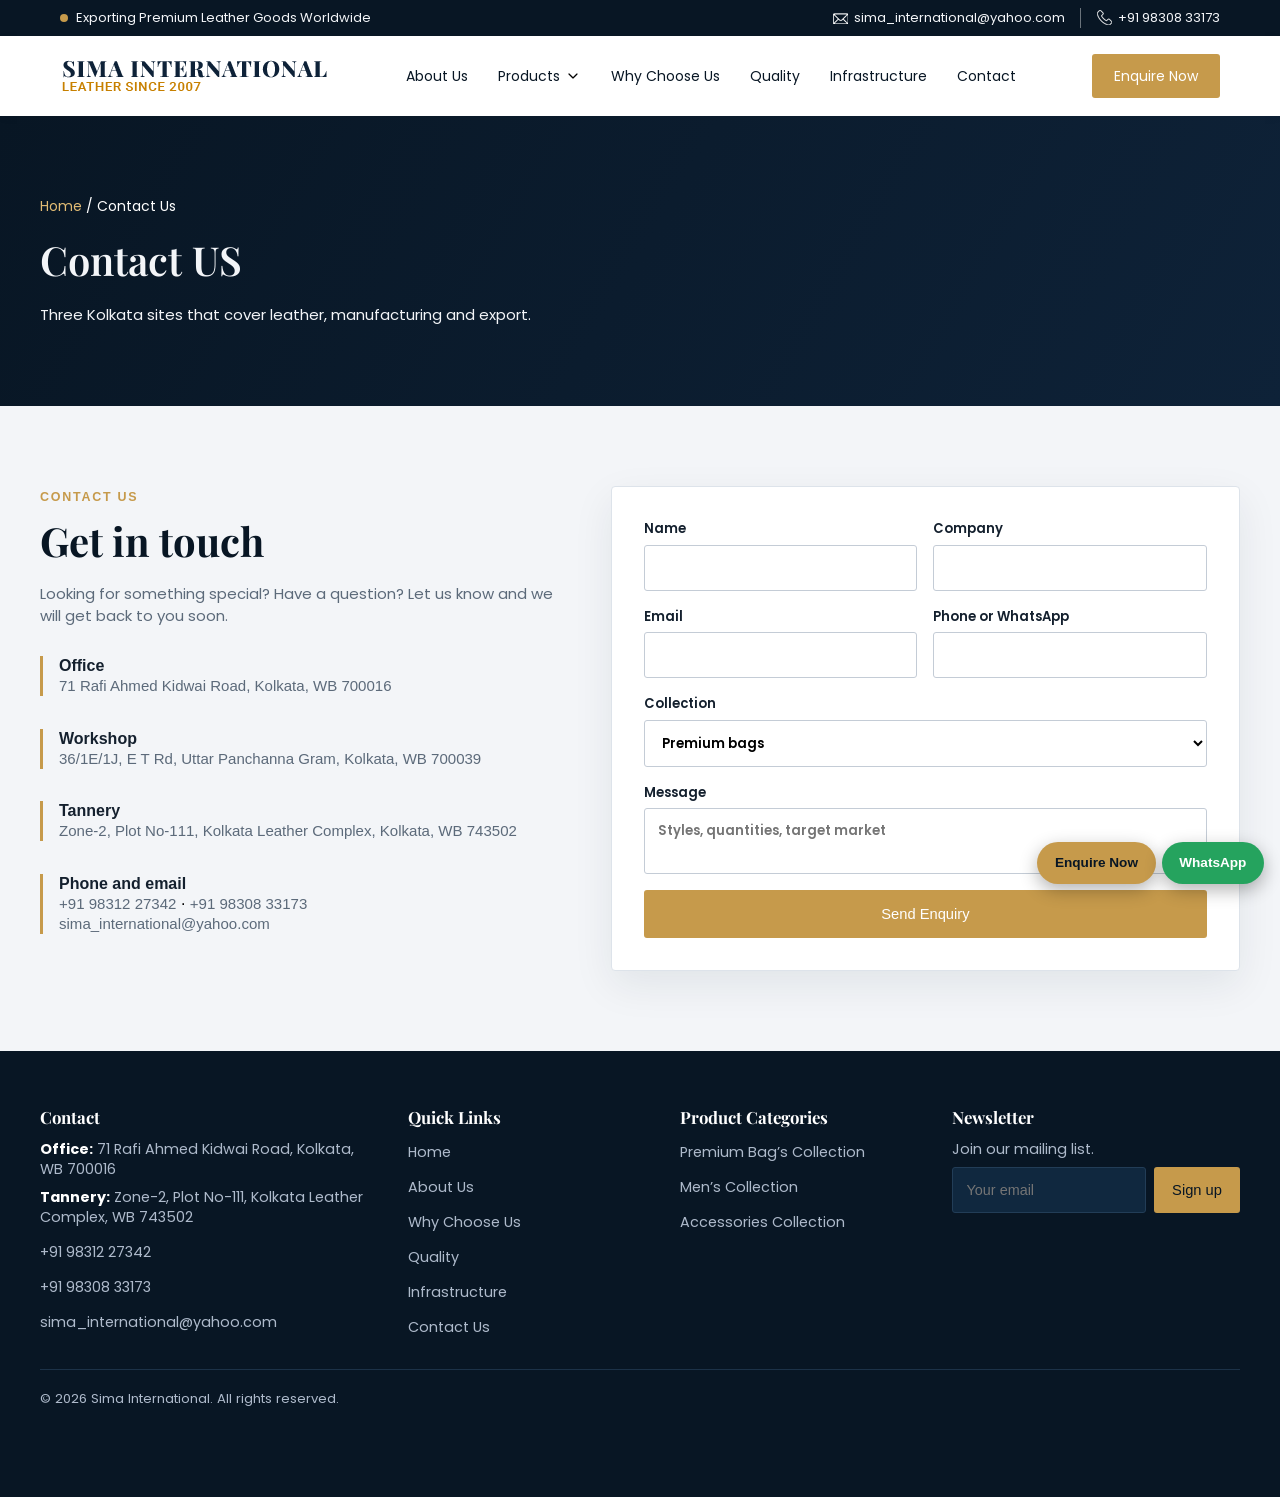
<file: contact.html>
<!DOCTYPE html>
<html lang="en">

<head>
  <title>Contact | Vivacity Hospital</title>
  <meta charset="utf-8" />
  <meta name="viewport" content="width=device-width, initial-scale=1" />
  <link rel="stylesheet" type="text/css" href="css/style.css" />
  <link rel="icon" type="image/png" sizes="32x32" href="images/header/favicon.png" />
  <link rel="stylesheet" href="https://cdn.jsdelivr.net/npm/swiper@11/swiper-bundle.min.css" />
  <link href="https://unpkg.com/aos@2.3.1/dist/aos.css" rel="stylesheet">
</head>

<body>

  <!----------------------header start-------------------------------->
  <header class="site-header">
    <div class="top-bar">
      <div class="header_wrapper">
        <div class="top-bar-content">
          <span class="top-bar-text">
            <span class="blinking-dot"></span>
            Exporting Premium Leather Goods Worldwide
          </span>
          <ul class="top-bar-contact">
            <li>
              <a href="mailto:sima_international@yahoo.com"><img class="icon" src="images/nav-mail.png"
                  alt="">sima_international@yahoo.com</a>
            </li>
            <li>
              <a href="tel:+919830833173"><img class="icon" src="images/nav-phone.png" alt="">+91 98308 33173</a>
            </li>
          </ul>
        </div>
      </div>
    </div>

    <div class="navbar-wrapper">
      <div class="header_wrapper">
        <div class="navbar">
          <a href="index.html" class="logo">
            <img src="images/logo.png" alt="Sima International" class="fluid-img">
          </a>

          <nav class="nav-menu" id="navMenu">
            <ul>
              <li><a href="about-us.html">About Us</a></li>
              <li class="has-dropdown">
                <a href="#" class="dropdown-trigger" aria-expanded="false">Products<img class="arrow-icon"
                    src="images/down-icon.png" alt=""></a>
                <ul class="drop-menu">
                  <li><a href="products-bags.html">Premium Bag Collection</a></li>
                  <li><a href="products-mens.html">Men's Collection</a></li>
                  <li><a href="products-accessories.html">Accessories Collection</a></li>
                </ul>
              </li>
              <li><a href="why-choose-us.html">Why Choose Us</a></li>
              <li><a href="quality.html">Quality</a></li>
              <li><a href="infrastructure.html">Infrastructure</a></li>
              <li><a href="contact.html">Contact</a></li>
              <li class="mobile-contact">
                <a href="mailto:sima_international@yahoo.com"><img class="icon" src="images/nav-mail-2.png"
                    alt="">sima_international@yahoo.com</a>
              </li>
              <li class="mobile-contact">
                <a href="tel:+919830833173"><img class="icon" src="images/nav-phone-2.png" alt="">+91 98308 33173</a>
              </li>
            </ul>
          </nav>
          <div class="header-cta">
            <a class="catalogue-btn" href="contact.html">Enquire Now</a>
          </div>

          <button class="menu-toggle" id="menuToggle" aria-label="Toggle navigation" aria-expanded="false"
            aria-controls="navMenu">
            <img src="images/menu-toggle.png" alt="">
          </button>
        </div>
      </div>
    </div>
  </header>


  <main>
    <!-----------------inner banner start--------------------->
    <div class="pagehd">
      <div class="page_wrapper">
        <small><a href="index.html">Home</a> / Contact Us</small>
        <h1>Contact US</h1>
        <p>Three Kolkata sites that cover leather, manufacturing and export.</p>
      </div>
    </div>
    <!-----------------inner banner end--------------------->

     <!------------contact start---------------->
    <section class="alt contact">
      <div class="page_wrapper ct">
        <div>
          <span class="ey">Contact us</span>
          <h2>Get in touch</h2>
          <p class="lead">
            Looking for something special? Have a question? Let us know and we
            will get back to you soon.
          </p>
          <div class="loc">
            <div>
              <b>Office</b><span>71 Rafi Ahmed Kidwai Road, Kolkata, WB 700016</span>
            </div>
            <div>
              <b>Workshop</b><span>36/1E/1J, E T Rd, Uttar Panchanna Gram, Kolkata, WB
                700039</span>
            </div>
            <div>
              <b>Tannery</b><span>Zone-2, Plot No-111, Kolkata Leather Complex, Kolkata, WB
                743502</span>
            </div>
            <div>
              <b>Phone and email</b><a href="tel:+919831227342">+91 98312 27342</a> ·
              <a href="tel:+919830833173">+91 98308 33173</a><br /><a
                href="mailto:sima_international@yahoo.com">sima_international@yahoo.com</a>
            </div>
          </div>
        </div>
        <form action="#" onsubmit="
              event.preventDefault();
              this.querySelector('button').textContent = 'Ready to send';
            ">
          <div class="r">
            <label>Name<input required autocomplete="name" /></label><label>Company<input
                autocomplete="organization" /></label>
          </div>
          <div class="r">
            <label>Email<input type="email" required autocomplete="email" /></label><label>Phone or
              WhatsApp<input type="tel" autocomplete="tel" /></label>
          </div>
          <label>Collection<select>
              <option>Premium bags</option>
              <option>Men’s collection</option>
              <option>Accessories</option>
              <option>Not sure yet</option>
            </select></label>
            <label>Message<textarea
              placeholder="Styles, quantities, target market"></textarea>
            </label>
            <button class="btn dk" type="submit">Send Enquiry</button>
        </form>
      </div>
    </section>

    <!------------contact end---------------->

  </main>
  <!------------footer start--------------->
  <footer>
    <div class="page_wrapper w">
      <div>
        <h3>Contact</h3>
        <p>
          <b style="color: #fff">Office:</b> 71 Rafi Ahmed Kidwai Road,
          Kolkata, WB 700016
        </p>
        <p style="margin-top: 0.5rem">
          <b style="color: #fff">Tannery:</b> Zone-2, Plot No-111, Kolkata
          Leather Complex, WB 743502
        </p>
        <a href="tel:+919831227342">+91 98312 27342</a><a href="tel:+919830833173">+91 98308 33173</a><a
          href="mailto:sima_international@yahoo.com">sima_international@yahoo.com</a>
      </div>
      <div>
        <h3>Quick Links</h3>
        <a href="index.html">Home</a><a href="about-us.html">About Us</a><a href="why-choose-us.html">Why Choose
          Us</a><a href="quality.html">Quality</a><a href="infrastructure.html">Infrastructure</a><a
          href="contact.html">Contact
          Us</a>
      </div>
      <div>
        <h3>Product Categories</h3>
        <a href="products-bags.html">Premium Bag’s Collection</a><a href="products-mens.html">Men’s Collection</a><a
          href="products-accessories.html">Accessories Collection</a>
      </div>
      <div>
        <h3>Newsletter</h3>
        <p>Join our mailing list.</p>
        <form class="nl" onsubmit="
              event.preventDefault();
              this.querySelector('button').textContent = 'Thanks';
            ">
          <input type="email" aria-label="Email" placeholder="Your email" required /><button class="btn"
            type="submit">Sign up</button>
        </form>
      </div>
      <p class="legal">© 2026 Sima International. All rights reserved.</p>
    </div>
  </footer>
  <div class="q">
    <a href="#">Enquire Now</a><a href="https://wa.me/919830833173">WhatsApp</a>
  </div>
  <!------------footer end---------------->

  <!--------------------------->
  <script src="https://cdn.jsdelivr.net/npm/swiper@11/swiper-bundle.min.js"></script>
  <script src="js/script.js"></script>

  <script src="https://unpkg.com/aos@2.3.1/dist/aos.js"></script>
  <script>
    AOS.init();
  </script>
</body>

</html>
</file>
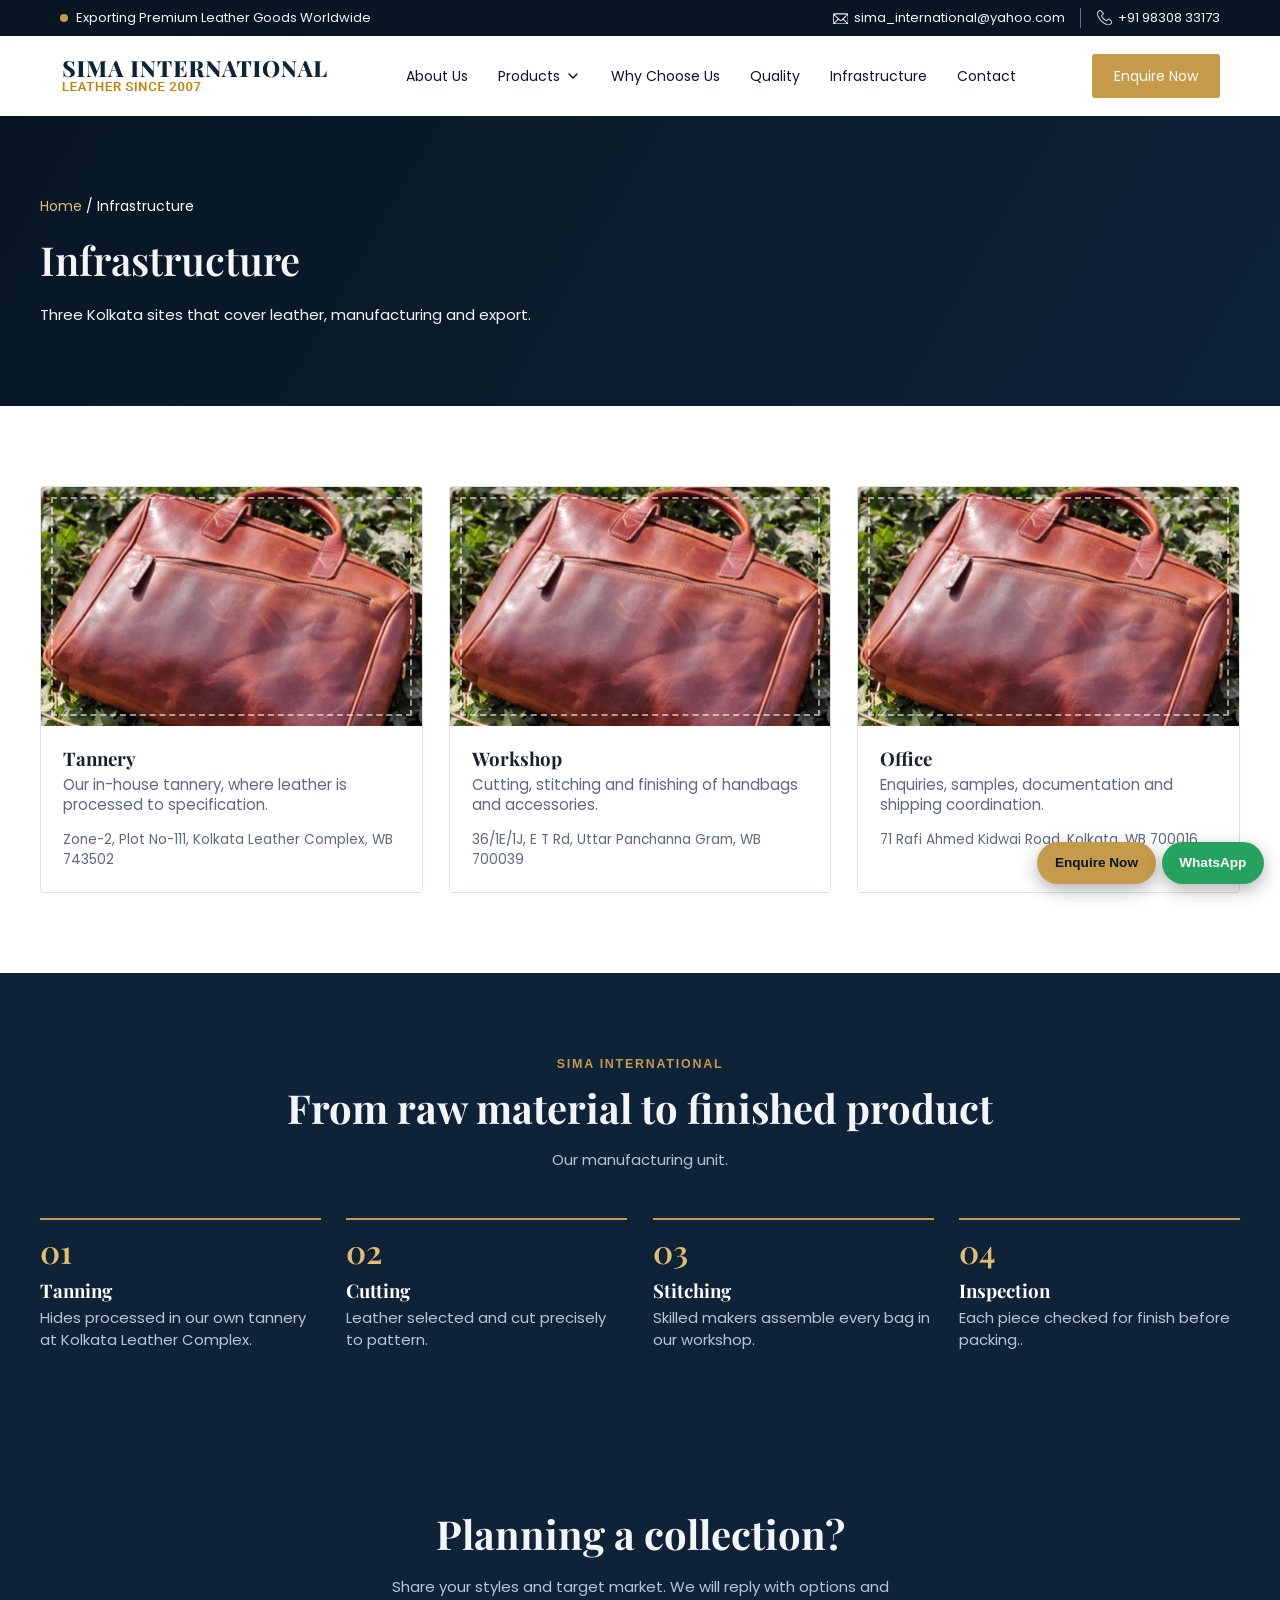
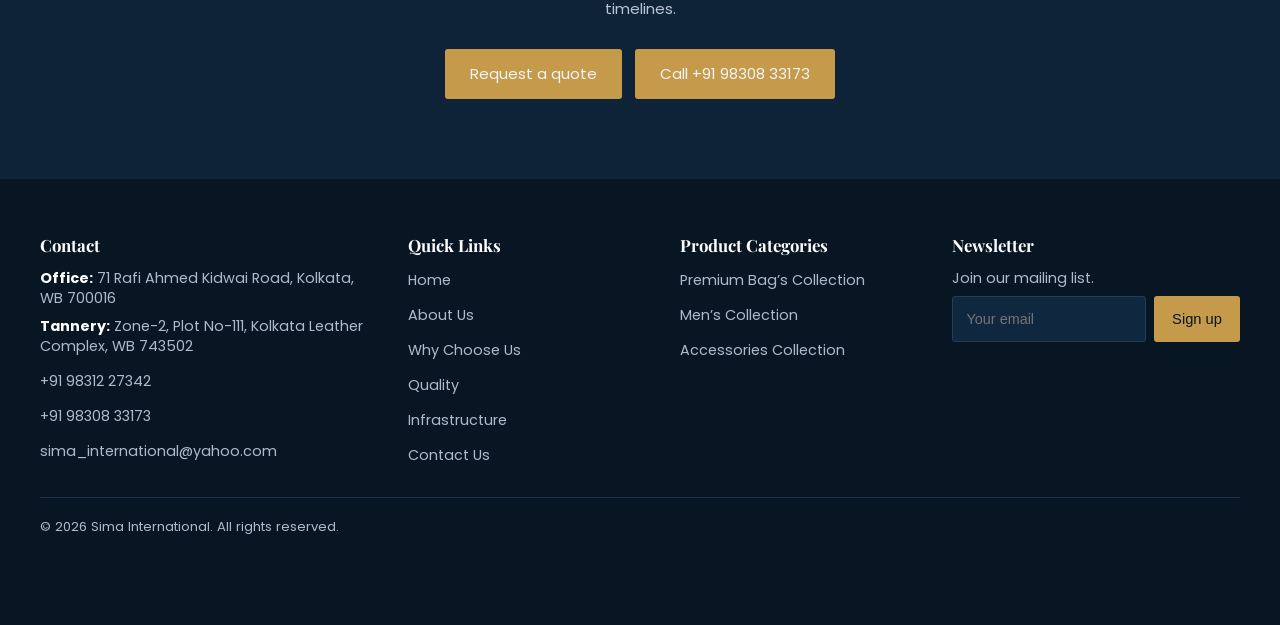
<file: infrastructure.html>
<!DOCTYPE html>
<html lang="en">

<head>
  <title>Infrastructure | Vivacity Hospital</title>
  <meta charset="utf-8" />
  <meta name="viewport" content="width=device-width, initial-scale=1" />
  <link rel="stylesheet" type="text/css" href="css/style.css" />
  <link rel="icon" type="image/png" sizes="32x32" href="images/header/favicon.png" />
  <link rel="stylesheet" href="https://cdn.jsdelivr.net/npm/swiper@11/swiper-bundle.min.css" />
  <link href="https://unpkg.com/aos@2.3.1/dist/aos.css" rel="stylesheet">
</head>

<body>

  <!----------------------header start-------------------------------->
  <header class="site-header">
    <div class="top-bar">
      <div class="header_wrapper">
        <div class="top-bar-content">
          <span class="top-bar-text">
            <span class="blinking-dot"></span>
            Exporting Premium Leather Goods Worldwide
          </span>
          <ul class="top-bar-contact">
            <li>
              <a href="mailto:sima_international@yahoo.com"><img class="icon" src="images/nav-mail.png"
                  alt="">sima_international@yahoo.com</a>
            </li>
            <li>
              <a href="tel:+919830833173"><img class="icon" src="images/nav-phone.png" alt="">+91 98308 33173</a>
            </li>
          </ul>
        </div>
      </div>
    </div>

    <div class="navbar-wrapper">
      <div class="header_wrapper">
        <div class="navbar">
          <a href="index.html" class="logo">
            <img src="images/logo.png" alt="Sima International" class="fluid-img">
          </a>

          <nav class="nav-menu" id="navMenu">
            <ul>
              <li><a href="about-us.html">About Us</a></li>
              <li class="has-dropdown">
                <a href="#" class="dropdown-trigger" aria-expanded="false">Products<img class="arrow-icon"
                    src="images/down-icon.png" alt=""></a>
                <ul class="drop-menu">
                  <li><a href="products-bags.html">Premium Bag Collection</a></li>
                  <li><a href="products-mens.html">Men's Collection</a></li>
                  <li><a href="products-accessories.html">Accessories Collection</a></li>
                </ul>
              </li>
              <li><a href="why-choose-us.html">Why Choose Us</a></li>
              <li><a href="quality.html">Quality</a></li>
              <li><a href="infrastructure.html">Infrastructure</a></li>
              <li><a href="contact.html">Contact</a></li>
              <li class="mobile-contact">
                <a href="mailto:sima_international@yahoo.com"><img class="icon" src="images/nav-mail-2.png"
                    alt="">sima_international@yahoo.com</a>
              </li>
              <li class="mobile-contact">
                <a href="tel:+919830833173"><img class="icon" src="images/nav-phone-2.png" alt="">+91 98308 33173</a>
              </li>
            </ul>
          </nav>
          <div class="header-cta">
            <a class="catalogue-btn" href="contact.html">Enquire Now</a>
          </div>

          <button class="menu-toggle" id="menuToggle" aria-label="Toggle navigation" aria-expanded="false"
            aria-controls="navMenu">
            <img src="images/menu-toggle.png" alt="">
          </button>
        </div>
      </div>
    </div>
  </header>


  <main>
    <!-----------------inner banner start--------------------->
    <div class="pagehd">
      <div class="page_wrapper">
        <small><a href="index.html">Home</a> / Infrastructure</small>
        <h1>Infrastructure</h1>
        <p>Three Kolkata sites that cover leather, manufacturing and export.</p>
      </div>
    </div>
    <!-----------------inner banner end--------------------->

    <!-----------------three infra start--------------------->
    <section>
      <div class="page_wrapper">
        <div class="g3 infra-group">
          <div class="card fac">
            <div class="tile">
              <img src="images/infrastructure-pic-1.jpg" class="fluid-img">
            </div>
            <div class="t">
              <h3>Tannery</h3>
              <p>
                Our in-house tannery, where leather is processed to
                specification.
              </p>
              <p style="font-size: 0.85rem; margin: 0">
                Zone-2, Plot No-111, Kolkata Leather Complex, WB 743502
              </p>
            </div>
          </div>
          <div class="card fac">
            <div class="tile">
              <img src="images/infrastructure-pic-1.jpg" class="fluid-img">
            </div>
            <div class="t">
              <h3>Workshop</h3>
              <p>
                Cutting, stitching and finishing of handbags and accessories.
              </p>
              <p style="font-size: 0.85rem; margin: 0">
                36/1E/1J, E T Rd, Uttar Panchanna Gram, WB 700039
              </p>
            </div>
          </div>
          <div class="card fac">
            <div class="tile">
              <img src="images/infrastructure-pic-1.jpg" class="fluid-img">
            </div>
            <div class="t">
              <h3>Office</h3>
              <p>
                Enquiries, samples, documentation and shipping coordination.
              </p>
              <p style="font-size: 0.85rem; margin: 0">
                71 Rafi Ahmed Kidwai Road, Kolkata, WB 700016
              </p>
            </div>
          </div>
        </div>
      </div>
    </section>
    <!-----------------three infra end--------------------->

     <!-----------------finished product start--------------------->
<section class="dark">
      <div class="page_wrapper">
        <div class="quality-hd hd">
          <span class="ey">Sima International</span>
          <h2>From raw material to finished product</h2>
          <p>Our manufacturing unit.</p>
        </div>
        <ol class="infra-steps">
          <li>
            <h3>Tanning</h3>
            <p>Hides processed in our own tannery at Kolkata Leather Complex.</p>
          </li>
          <li>
            <h3>Cutting</h3>
            <p>Leather selected and cut precisely to pattern.
            </p>
          </li>
          <li>
            <h3>Stitching</h3>
            <p>Skilled makers assemble every bag in our workshop.</p>
          </li>

          <li>
            <h3>Inspection</h3>
            <p>Each piece checked for finish before packing..</p>
          </li>
        </ol>
      </div>
    </section>
      <!-----------------finished product end--------------------->
<!-----------------planning a collection start-------------------->
    <section class="dark">
      <div class="w" style="text-align: center">
        <h2>Planning a collection?</h2>
        <p class="lead" style="margin-inline: auto">
          Share your styles and target market. We will reply with options and
          timelines.
        </p>
        <div class="cta" style="justify-content: center; margin-top: 1.8rem">
          <a class="btn-know-more js-open-estimate" href="#">Request a quote</a><a class="btn-know-more o" href="tel:+919830833173">Call
            +91
            98308 33173</a>
        </div>
      </div>
    </section>
    <!-----------------planning a collection end-------------------->


  </main>
  <!------------footer start--------------->
  <footer>
    <div class="page_wrapper w">
      <div>
        <h3>Contact</h3>
        <p>
          <b style="color: #fff">Office:</b> 71 Rafi Ahmed Kidwai Road,
          Kolkata, WB 700016
        </p>
        <p style="margin-top: 0.5rem">
          <b style="color: #fff">Tannery:</b> Zone-2, Plot No-111, Kolkata
          Leather Complex, WB 743502
        </p>
        <a href="tel:+919831227342">+91 98312 27342</a><a href="tel:+919830833173">+91 98308 33173</a><a
          href="mailto:sima_international@yahoo.com">sima_international@yahoo.com</a>
      </div>
      <div>
        <h3>Quick Links</h3>
        <a href="index.html">Home</a><a href="about-us.html">About Us</a><a href="why-choose-us.html">Why Choose
          Us</a><a href="quality.html">Quality</a><a href="infrastructure.html">Infrastructure</a><a
          href="contact.html">Contact
          Us</a>
      </div>
      <div>
        <h3>Product Categories</h3>
        <a href="products-bags.html">Premium Bag’s Collection</a><a href="products-mens.html">Men’s Collection</a><a
          href="products-accessories.html">Accessories Collection</a>
      </div>
      <div>
        <h3>Newsletter</h3>
        <p>Join our mailing list.</p>
        <form class="nl" onsubmit="
              event.preventDefault();
              this.querySelector('button').textContent = 'Thanks';
            ">
          <input type="email" aria-label="Email" placeholder="Your email" required /><button class="btn"
            type="submit">Sign up</button>
        </form>
      </div>
      <p class="legal">© 2026 Sima International. All rights reserved.</p>
    </div>
  </footer>
  <div class="q">
    <a href="#">Enquire Now</a><a href="https://wa.me/919830833173">WhatsApp</a>
  </div>
  <!------------footer end---------------->

  <!------------get estimate modal start---------------->
  <div class="est-modal-overlay" id="estimateModal" aria-hidden="true">
  <div class="est-modal-box" role="dialog" aria-modal="true" aria-labelledby="estModalTitle">
    <button type="button" class="est-close-btn" id="closeEstimateBtn" aria-label="Close popup">×</button>
    
    <div class="est-modal-header">
      <h3 id="estModalTitle">Request an Estimate</h3>
      <p>Share your requirements and our team will respond shortly.</p>
    </div>

    <form id="estimateForm" class="est-form">
      <div class="est-field">
        <label for="estName">Name</label>
        <input type="text" id="estName" name="name" placeholder="Your full name" required>
      </div>

      <div class="est-row">
        <div class="est-field">
          <label for="estPhone">Phone</label>
          <input type="tel" id="estPhone" name="phone" placeholder="+1 234 567 890" required>
        </div>
        <div class="est-field">
          <label for="estEmail">Email</label>
          <input type="email" id="estEmail" name="email" placeholder="you@company.com" required>
        </div>
      </div>

      <div class="est-row">
        <div class="est-field">
          <label for="estAmount">Amount / Quantity</label>
          <input type="text" id="estAmount" name="amount" placeholder="e.g., 500 pcs" required>
        </div>
        <div class="est-field">
          <label for="estCollection">Collection</label>
          <input type="text" id="estCollection" name="collection" placeholder="e.g., Wallets, Bags" required>
        </div>
      </div>

      <button type="submit" class="est-submit-btn">Submit Request</button>
    </form>
  </div>
</div>
 <!------------get estimate modal end---------------->

  <!--------------------------->
  <script src="https://cdn.jsdelivr.net/npm/swiper@11/swiper-bundle.min.js"></script>
  <script src="js/script.js"></script>


<script>
  document.addEventListener("DOMContentLoaded", () => {
    const openBtns = document.querySelectorAll(".js-open-estimate");
    const closeBtn = document.getElementById("closeEstimateBtn");
    const modal = document.getElementById("estimateModal");
    const form = document.getElementById("estimateForm");

    const openModal = (e) => {
      if (e) e.preventDefault();
      modal.classList.add("active");
      modal.setAttribute("aria-hidden", "false");
    };

    const closeModal = () => {
      modal.classList.remove("active");
      modal.setAttribute("aria-hidden", "true");
    };

    // Attach the event listener to every button with the class
    openBtns.forEach((btn) => {
      btn.addEventListener("click", openModal);
    });

    closeBtn.addEventListener("click", closeModal);
    
    modal.addEventListener("click", (e) => {
      if (e.target === modal) closeModal();
    });

    document.addEventListener("keydown", (e) => {
      if (e.key === "Escape" && modal.classList.contains("active")) {
        closeModal();
      }
    });

    form.addEventListener("submit", (e) => {
      e.preventDefault();
      const formData = new FormData(form);
      const data = Object.fromEntries(formData.entries());
      
      console.log("Estimate Request Submitted:", data);
      alert("Thank you! Your estimate request has been submitted.");
      form.reset();
      closeModal();
    });
  });
</script>



  <script src="https://unpkg.com/aos@2.3.1/dist/aos.js"></script>
  <script>
    AOS.init();
  </script>
</body>

</html>
</file>
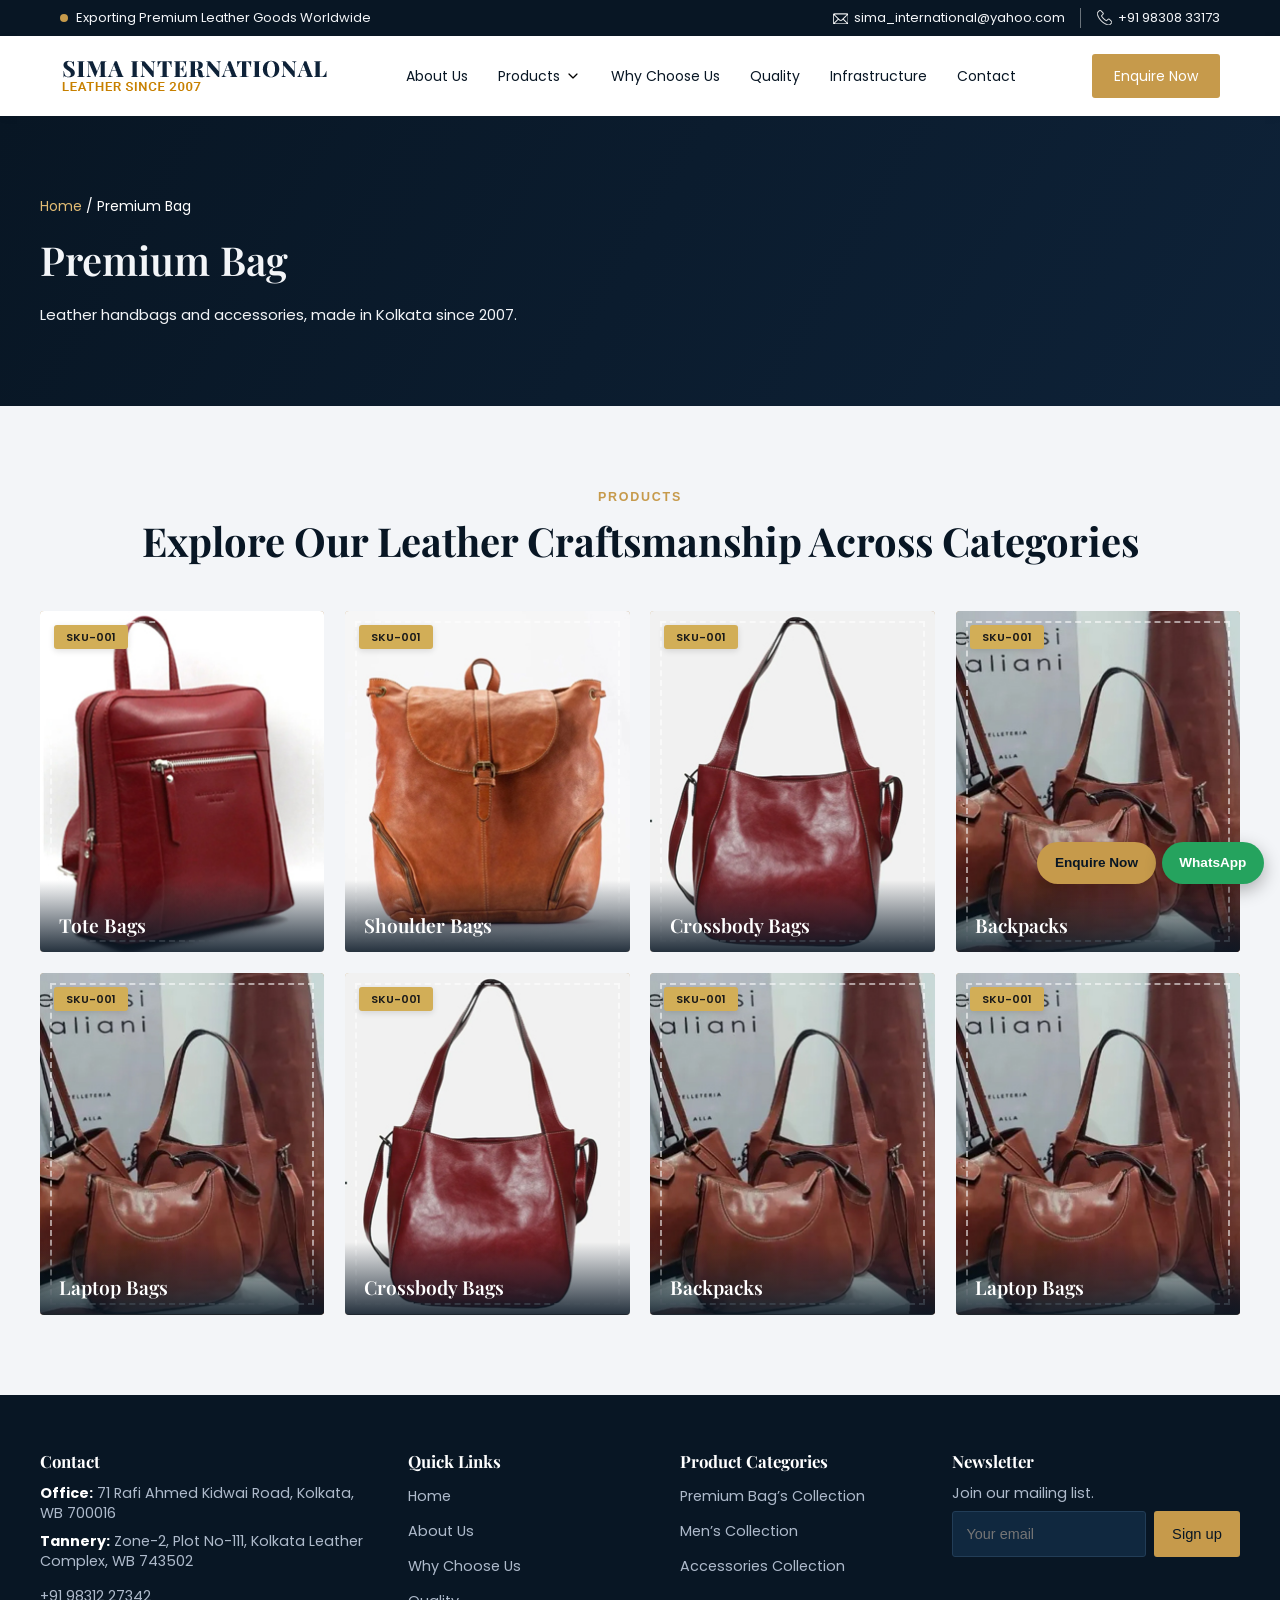
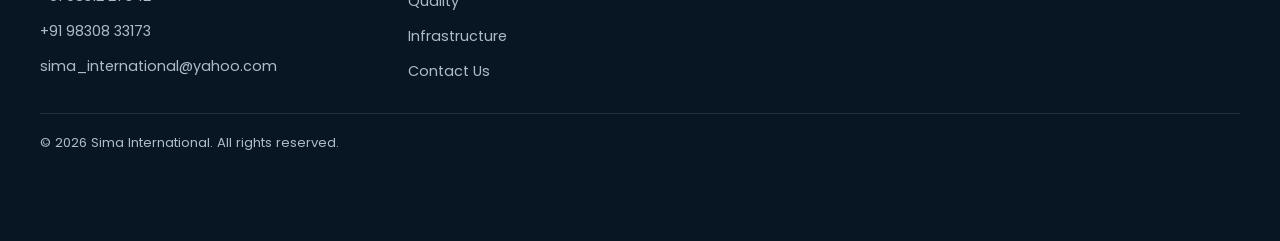
<file: products-bag.html>
<!DOCTYPE html>
<html lang="en">

<head>
  <title>Products Bag | Vivacity Hospital</title>
  <meta charset="utf-8" />
  <meta name="viewport" content="width=device-width, initial-scale=1" />
  <link rel="stylesheet" type="text/css" href="css/style.css" />
  <link rel="icon" type="image/png" sizes="32x32" href="images/header/favicon.png" />
  <link rel="stylesheet" href="https://cdn.jsdelivr.net/npm/swiper@11/swiper-bundle.min.css" />
  <link href="https://unpkg.com/aos@2.3.1/dist/aos.css" rel="stylesheet">
</head>

<body>

  <!----------------------header start-------------------------------->
  <header class="site-header">
    <div class="top-bar">
      <div class="header_wrapper">
        <div class="top-bar-content">
          <span class="top-bar-text">
            <span class="blinking-dot"></span>
            Exporting Premium Leather Goods Worldwide
          </span>
          <ul class="top-bar-contact">
            <li>
              <a href="mailto:sima_international@yahoo.com"><img class="icon" src="images/nav-mail.png"
                  alt="">sima_international@yahoo.com</a>
            </li>
            <li>
              <a href="tel:+919830833173"><img class="icon" src="images/nav-phone.png" alt="">+91 98308 33173</a>
            </li>
          </ul>
        </div>
      </div>
    </div>

    <div class="navbar-wrapper">
      <div class="header_wrapper">
        <div class="navbar">
          <a href="index.html" class="logo">
            <img src="images/logo.png" alt="Sima International" class="fluid-img">
          </a>

          <nav class="nav-menu" id="navMenu">
            <ul>
              <li><a href="about-us.html">About Us</a></li>
              <li class="has-dropdown">
                <a href="#" class="dropdown-trigger" aria-expanded="false">Products<img class="arrow-icon"
                    src="images/down-icon.png" alt=""></a>
                <ul class="drop-menu">
                  <li><a href="products-bags.html">Premium Bag Collection</a></li>
                  <li><a href="products-mens.html">Men's Collection</a></li>
                  <li><a href="products-accessories.html">Accessories Collection</a></li>
                </ul>
              </li>
              <li><a href="why-choose-us.html">Why Choose Us</a></li>
              <li><a href="quality.html">Quality</a></li>
              <li><a href="infrastructure.html">Infrastructure</a></li>
              <li><a href="contact.html">Contact</a></li>
              <li class="mobile-contact">
                <a href="mailto:sima_international@yahoo.com"><img class="icon" src="images/nav-mail-2.png"
                    alt="">sima_international@yahoo.com</a>
              </li>
              <li class="mobile-contact">
                <a href="tel:+919830833173"><img class="icon" src="images/nav-phone-2.png" alt="">+91 98308 33173</a>
              </li>
            </ul>
          </nav>
          <div class="header-cta">
            <a class="catalogue-btn" href="contact.html">Enquire Now</a>
          </div>

          <button class="menu-toggle" id="menuToggle" aria-label="Toggle navigation" aria-expanded="false"
            aria-controls="navMenu">
            <img src="images/menu-toggle.png" alt="">
          </button>
        </div>
      </div>
    </div>
  </header>


  <main>
    <!-----------------inner banner start--------------------->
    <div class="pagehd">
      <div class="page_wrapper">
        <small><a href="index.html">Home</a> / Premium Bag</small>
        <h1>Premium Bag</h1>
        <p>Leather handbags and accessories, made in Kolkata since 2007.</p>
      </div>
    </div>
    <!-----------------inner banner end--------------------->
 <!-------------products start----------------->
    <section class="alt product">
      <div class="page_wrapper">
        <div class="hd">
          <span class="ey">Products</span>
          <h2>Explore Our Leather Craftsmanship Across Categories</h2>
        </div>
        <div class="g4">
          <a class="cat" href="products-details.html">
             <p class="sku-badge">SKU-001</p>
            <div class="tile"> <img src="images/p-1.jpg" alt="item-1" class="fluid-img"></div>
            <span>Tote Bags</span>
          </a>
          <a class="cat" href="products-details.html">
            <p class="sku-badge">SKU-001</p>
            <div class="tile">
              <img src="images/p-2.jpg" alt="item-2" class="fluid-img">
            </div>
            <span>Shoulder Bags</span>
          </a>
          <a class="cat" href="products-details.html">
            <p class="sku-badge">SKU-001</p>
            <div class="tile">
              <img src="images/p-3.jpg" alt="item-3" class="fluid-img">
            </div>
            <span>Crossbody Bags</span>
          </a>
          <a class="cat" href="products-details.html">
            <p class="sku-badge">SKU-001</p>
            <div class="tile">
              <img src="images/p-4.jpg" alt="item-4" class="fluid-img">
            </div>
            <span>Backpacks</span>
          </a>
          <a class="cat" href="products-details.html">
            <p class="sku-badge">SKU-001</p>
            <div class="tile">
              <img src="images/p-4.jpg" alt="item-5" class="fluid-img">
            </div>
            <span>Laptop Bags</span>
          </a>
          <a class="cat" href="products-details.html">
            <p class="sku-badge">SKU-001</p>
            <div class="tile">
              <img src="images/p-3.jpg" alt="item-6" class="fluid-img">
            </div>
            <span>Crossbody Bags</span>
          </a>
          <a class="cat" href="products-details.html">
            <p class="sku-badge">SKU-001</p>
            <div class="tile">
              <img src="images/p-4.jpg" alt="item-7" class="fluid-img">
            </div>
            <span>Backpacks</span>
          </a>
          <a class="cat" href="products-details.html">
            <p class="sku-badge">SKU-001</p>
            <div class="tile">
              <img src="images/p-4.jpg" alt="item-8" class="fluid-img">
            </div>
            <span>Laptop Bags</span>
          </a>
        </div>
      
      </div>
    </section>
    <!-------------products end----------------->
    


  </main>
  <!------------footer start--------------->
  <footer>
    <div class="page_wrapper w">
      <div>
        <h3>Contact</h3>
        <p>
          <b style="color: #fff">Office:</b> 71 Rafi Ahmed Kidwai Road,
          Kolkata, WB 700016
        </p>
        <p style="margin-top: 0.5rem">
          <b style="color: #fff">Tannery:</b> Zone-2, Plot No-111, Kolkata
          Leather Complex, WB 743502
        </p>
        <a href="tel:+919831227342">+91 98312 27342</a><a href="tel:+919830833173">+91 98308 33173</a><a
          href="mailto:sima_international@yahoo.com">sima_international@yahoo.com</a>
      </div>
      <div>
        <h3>Quick Links</h3>
        <a href="index.html">Home</a><a href="about-us.html">About Us</a><a href="why-choose-us.html">Why Choose
          Us</a><a href="quality.html">Quality</a><a href="infrastructure.html">Infrastructure</a><a
          href="contact.html">Contact
          Us</a>
      </div>
      <div>
        <h3>Product Categories</h3>
        <a href="products-bags.html">Premium Bag’s Collection</a><a href="products-mens.html">Men’s Collection</a><a
          href="products-accessories.html">Accessories Collection</a>
      </div>
      <div>
        <h3>Newsletter</h3>
        <p>Join our mailing list.</p>
        <form class="nl" onsubmit="
              event.preventDefault();
              this.querySelector('button').textContent = 'Thanks';
            ">
          <input type="email" aria-label="Email" placeholder="Your email" required /><button class="btn"
            type="submit">Sign up</button>
        </form>
      </div>
      <p class="legal">© 2026 Sima International. All rights reserved.</p>
    </div>
  </footer>
  <div class="q">
    <a href="#">Enquire Now</a><a href="https://wa.me/919830833173">WhatsApp</a>
  </div>
  <!------------footer end---------------->

  <!--------------------------->
  <script src="https://cdn.jsdelivr.net/npm/swiper@11/swiper-bundle.min.js"></script>
  <script src="js/script.js"></script>

  <script src="https://unpkg.com/aos@2.3.1/dist/aos.js"></script>
  <script>
    AOS.init();
  </script>
</body>

</html>
</file>
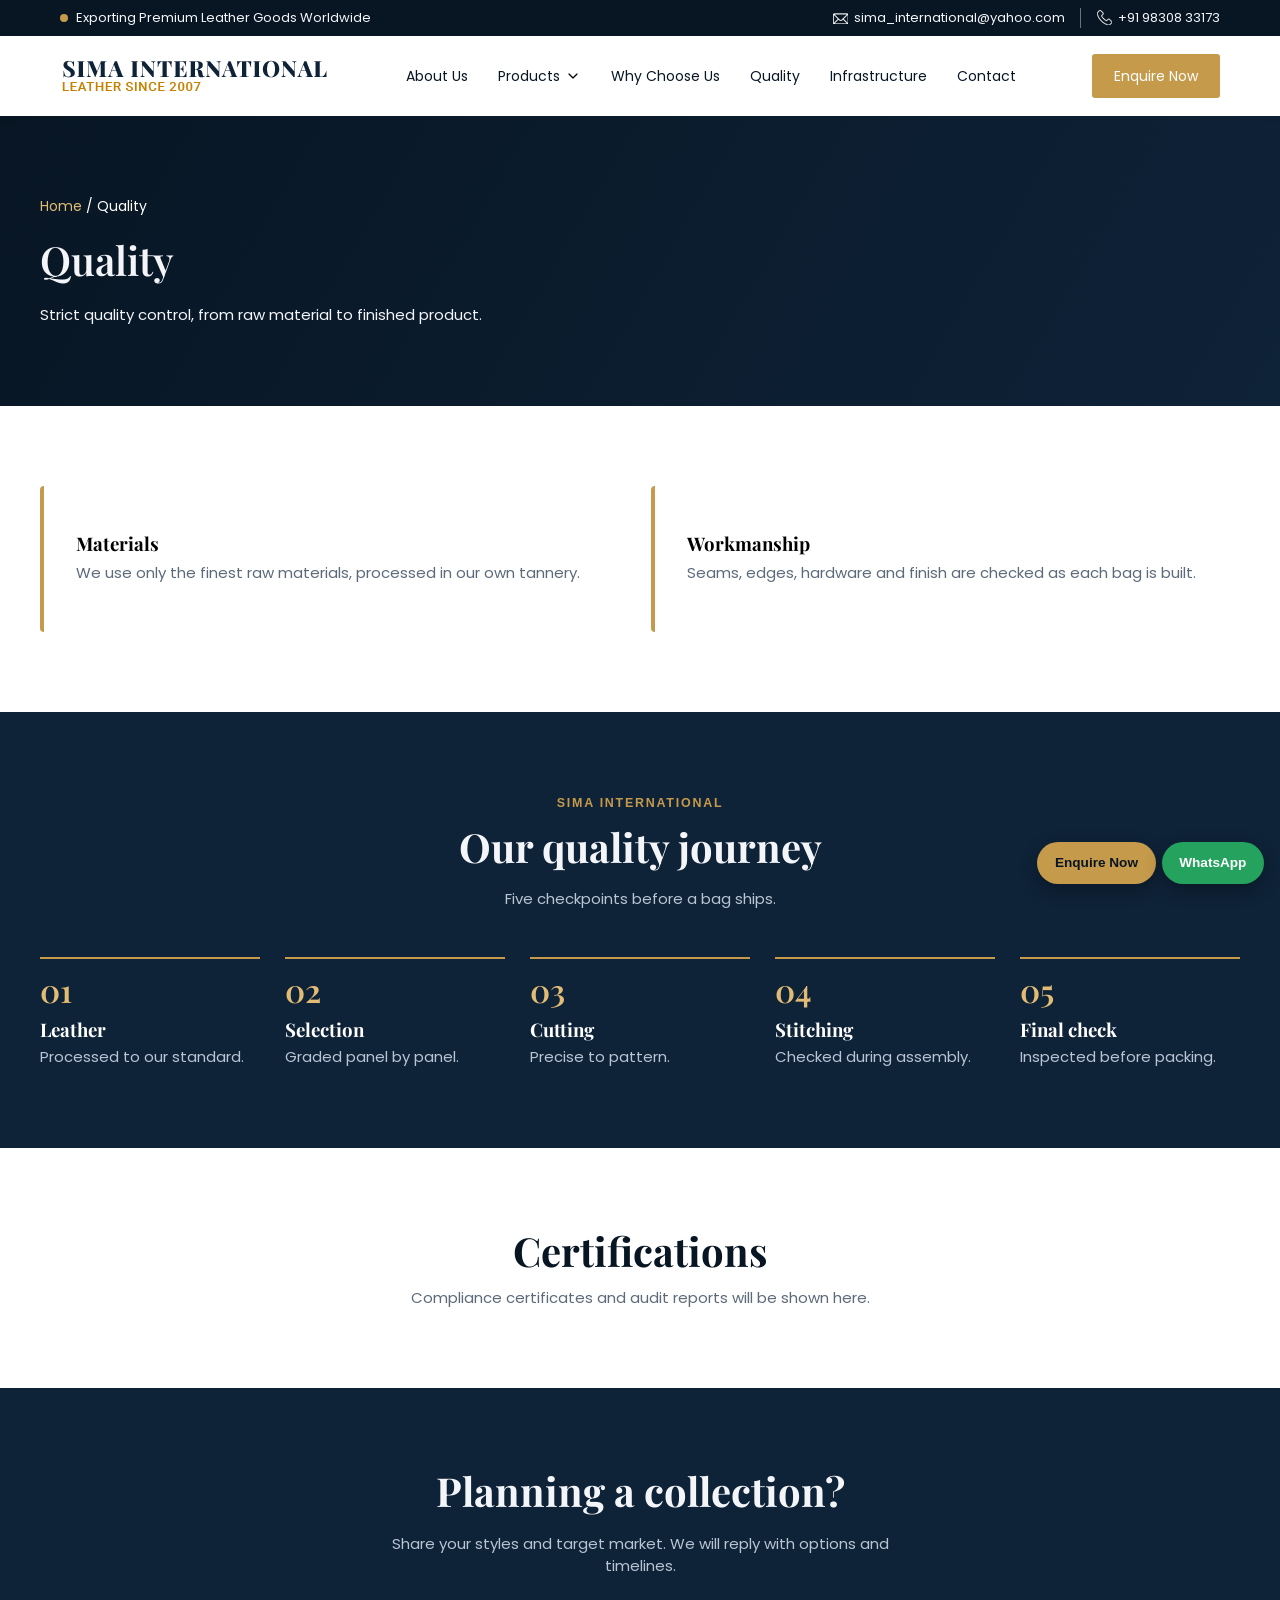
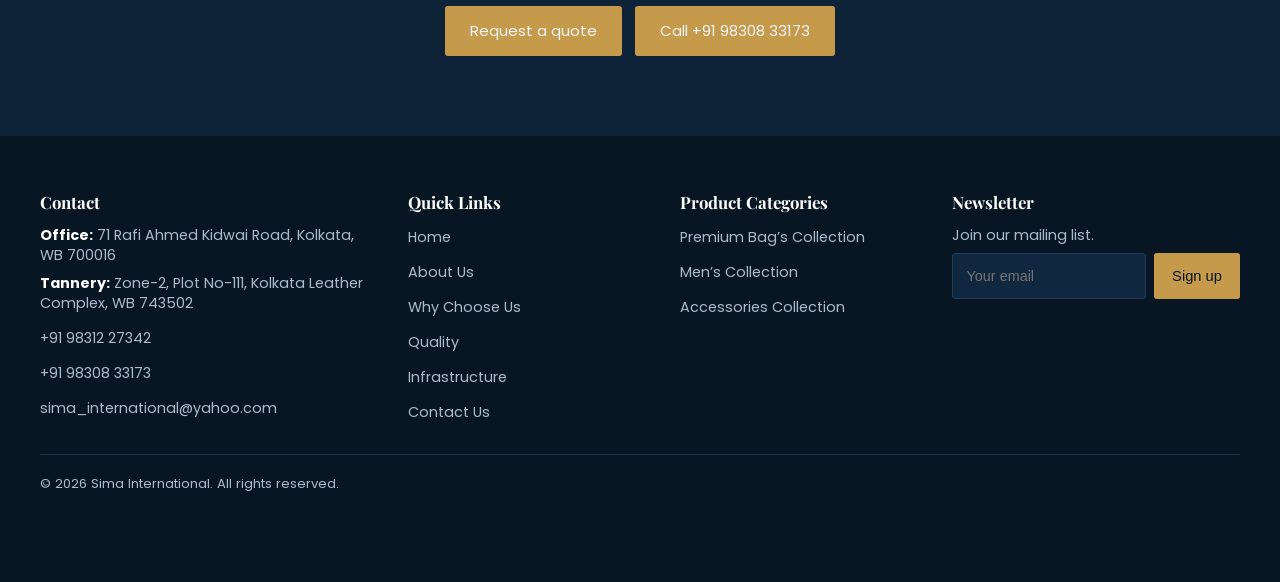
<file: quality.html>
<!DOCTYPE html>
<html lang="en">

<head>
  <title>Quality | Vivacity Hospital</title>
  <meta charset="utf-8" />
  <meta name="viewport" content="width=device-width, initial-scale=1" />
  <link rel="stylesheet" type="text/css" href="css/style.css" />
  <link rel="icon" type="image/png" sizes="32x32" href="images/header/favicon.png" />
  <link rel="stylesheet" href="https://cdn.jsdelivr.net/npm/swiper@11/swiper-bundle.min.css" />
  <link href="https://unpkg.com/aos@2.3.1/dist/aos.css" rel="stylesheet">
</head>

<body>

  <!----------------------header start-------------------------------->
  <header class="site-header">
    <div class="top-bar">
      <div class="header_wrapper">
        <div class="top-bar-content">
          <span class="top-bar-text">
            <span class="blinking-dot"></span>
            Exporting Premium Leather Goods Worldwide
          </span>
          <ul class="top-bar-contact">
            <li>
              <a href="mailto:sima_international@yahoo.com"><img class="icon" src="images/nav-mail.png"
                  alt="">sima_international@yahoo.com</a>
            </li>
            <li>
              <a href="tel:+919830833173"><img class="icon" src="images/nav-phone.png" alt="">+91 98308 33173</a>
            </li>
          </ul>
        </div>
      </div>
    </div>

    <div class="navbar-wrapper">
      <div class="header_wrapper">
        <div class="navbar">
          <a href="index.html" class="logo">
            <img src="images/logo.png" alt="Sima International" class="fluid-img">
          </a>

          <nav class="nav-menu" id="navMenu">
            <ul>
              <li><a href="about-us.html">About Us</a></li>
              <li class="has-dropdown">
                <a href="#" class="dropdown-trigger" aria-expanded="false">Products<img class="arrow-icon"
                    src="images/down-icon.png" alt=""></a>
                <ul class="drop-menu">
                  <li><a href="products-bags.html">Premium Bag Collection</a></li>
                  <li><a href="products-mens.html">Men's Collection</a></li>
                  <li><a href="products-accessories.html">Accessories Collection</a></li>
                </ul>
              </li>
              <li><a href="why-choose-us.html">Why Choose Us</a></li>
              <li><a href="quality.html">Quality</a></li>
              <li><a href="infrastructure.html">Infrastructure</a></li>
              <li><a href="contact.html">Contact</a></li>
              <li class="mobile-contact">
                <a href="mailto:sima_international@yahoo.com"><img class="icon" src="images/nav-mail-2.png"
                    alt="">sima_international@yahoo.com</a>
              </li>
              <li class="mobile-contact">
                <a href="tel:+919830833173"><img class="icon" src="images/nav-phone-2.png" alt="">+91 98308 33173</a>
              </li>
            </ul>
          </nav>
          <div class="header-cta">
           <a class="catalogue-btn" href="contact.html">Enquire Now</a>
          </div>

          <button class="menu-toggle" id="menuToggle" aria-label="Toggle navigation" aria-expanded="false"
            aria-controls="navMenu">
            <img src="images/menu-toggle.png" alt="">
          </button>
        </div>
      </div>
    </div>
  </header>


  <main>
    <!-----------------inner banner start--------------------->
    <div class="pagehd">
      <div class="page_wrapper">
        <small><a href="index.html">Home</a> / Quality</small>
        <h1>Quality</h1>
        <p>Strict quality control, from raw material to finished product.</p>
      </div>
    </div>
    <!-----------------inner banner end--------------------->

    <!-------------material start----------------->
    <section class="market">
      <div class="page_wrapper">
        <div class="mk">
          <div>
            <h3>Materials</h3>
            <p>We use only the finest raw materials, processed in our own tannery.</p>
          </div>
          <div>
            <h3>Workmanship</h3>
            <p>Seams, edges, hardware and finish are checked as each bag is built.</p>
          </div>
        </div>
      </div>
    </section>
    <!------------material end---------------->

<!-----------------quality journey start-------------------->
    <section class="dark">
      <div class="page_wrapper">
        <div class="quality-hd hd">
          <span class="ey">Sima International</span>
          <h2>Our quality journey</h2>
          <p>Five checkpoints before a bag ships.</p>
        </div>
        <ol class="quality-steps">
          <li>
            <h3>Leather</h3>
            <p>Processed to our standard.</p>
          </li>
          <li>
            <h3>Selection</h3>
            <p>Graded panel by panel.
            </p>
          </li>
          <li>
            <h3>Cutting</h3>
            <p>Precise to pattern.</p>
          </li>

          <li>
            <h3>Stitching</h3>
            <p>Checked during assembly.</p>
          </li>

          <li>
            <h3>Final check</h3>
            <p>Inspected before packing.</p>
          </li>
        </ol>
      </div>
    </section>
    <!-----------------quality journey end-------------------->

 <!-----------------certification start-------------------->
 <section class="why-choose">
      <div class="page_wrapper">
        <div class="hd">
          <h2>Certifications</h2>
          <p class="lead">Compliance certificates and audit reports will be shown here.</p>
        </div>
      </div>
    </section>
  <!-----------------certification  end-------------------->
 <!-----------------planning a collection start-------------------->
    <section class="dark">
      <div class="w" style="text-align: center">
        <h2>Planning a collection?</h2>
        <p class="lead" style="margin-inline: auto">
          Share your styles and target market. We will reply with options and
          timelines.
        </p>
        <div class="cta" style="justify-content: center; margin-top: 1.8rem">
          <a class="btn-know-more js-open-estimate" href="#">Request a quote</a><a class="btn-know-more o" href="tel:+919830833173">Call
            +91
            98308 33173</a>
        </div>
      </div>
    </section>
    <!-----------------planning a collection end-------------------->
  </main>
  <!------------footer start--------------->
  <footer>
    <div class="page_wrapper w">
      <div>
        <h3>Contact</h3>
        <p>
          <b style="color: #fff">Office:</b> 71 Rafi Ahmed Kidwai Road,
          Kolkata, WB 700016
        </p>
        <p style="margin-top: 0.5rem">
          <b style="color: #fff">Tannery:</b> Zone-2, Plot No-111, Kolkata
          Leather Complex, WB 743502
        </p>
        <a href="tel:+919831227342">+91 98312 27342</a><a href="tel:+919830833173">+91 98308 33173</a><a
          href="mailto:sima_international@yahoo.com">sima_international@yahoo.com</a>
      </div>
      <div>
        <h3>Quick Links</h3>
        <a href="index.html">Home</a><a href="about-us.html">About Us</a><a href="why-choose-us.html">Why Choose
          Us</a><a href="quality.html">Quality</a><a href="infrastructure.html">Infrastructure</a><a
          href="contact.html">Contact
          Us</a>
      </div>
      <div>
        <h3>Product Categories</h3>
        <a href="products-bags.html">Premium Bag’s Collection</a><a href="products-mens.html">Men’s Collection</a><a
          href="products-accessories.html">Accessories Collection</a>
      </div>
      <div>
        <h3>Newsletter</h3>
        <p>Join our mailing list.</p>
        <form class="nl" onsubmit="
              event.preventDefault();
              this.querySelector('button').textContent = 'Thanks';
            ">
          <input type="email" aria-label="Email" placeholder="Your email" required /><button class="btn"
            type="submit">Sign up</button>
        </form>
      </div>
      <p class="legal">© 2026 Sima International. All rights reserved.</p>
    </div>
  </footer>
  <div class="q">
    <a href="#">Enquire Now</a><a href="https://wa.me/919830833173">WhatsApp</a>
  </div>
  <!------------footer end---------------->

  <!------------get estimate modal start---------------->
  <div class="est-modal-overlay" id="estimateModal" aria-hidden="true">
  <div class="est-modal-box" role="dialog" aria-modal="true" aria-labelledby="estModalTitle">
    <button type="button" class="est-close-btn" id="closeEstimateBtn" aria-label="Close popup">×</button>
    
    <div class="est-modal-header">
      <h3 id="estModalTitle">Request an Estimate</h3>
      <p>Share your requirements and our team will respond shortly.</p>
    </div>

    <form id="estimateForm" class="est-form">
      <div class="est-field">
        <label for="estName">Name</label>
        <input type="text" id="estName" name="name" placeholder="Your full name" required>
      </div>

      <div class="est-row">
        <div class="est-field">
          <label for="estPhone">Phone</label>
          <input type="tel" id="estPhone" name="phone" placeholder="+1 234 567 890" required>
        </div>
        <div class="est-field">
          <label for="estEmail">Email</label>
          <input type="email" id="estEmail" name="email" placeholder="you@company.com" required>
        </div>
      </div>

      <div class="est-row">
        <div class="est-field">
          <label for="estAmount">Amount / Quantity</label>
          <input type="text" id="estAmount" name="amount" placeholder="e.g., 500 pcs" required>
        </div>
        <div class="est-field">
          <label for="estCollection">Collection</label>
          <input type="text" id="estCollection" name="collection" placeholder="e.g., Wallets, Bags" required>
        </div>
      </div>

      <button type="submit" class="est-submit-btn">Submit Request</button>
    </form>
  </div>
</div>
 <!------------get estimate modal end---------------->

  <!--------------------------->
  <script src="https://cdn.jsdelivr.net/npm/swiper@11/swiper-bundle.min.js"></script>
  <script src="js/script.js"></script>

<script>
  document.addEventListener("DOMContentLoaded", () => {
    const openBtns = document.querySelectorAll(".js-open-estimate");
    const closeBtn = document.getElementById("closeEstimateBtn");
    const modal = document.getElementById("estimateModal");
    const form = document.getElementById("estimateForm");

    const openModal = (e) => {
      if (e) e.preventDefault();
      modal.classList.add("active");
      modal.setAttribute("aria-hidden", "false");
    };

    const closeModal = () => {
      modal.classList.remove("active");
      modal.setAttribute("aria-hidden", "true");
    };

    // Attach the event listener to every button with the class
    openBtns.forEach((btn) => {
      btn.addEventListener("click", openModal);
    });

    closeBtn.addEventListener("click", closeModal);
    
    modal.addEventListener("click", (e) => {
      if (e.target === modal) closeModal();
    });

    document.addEventListener("keydown", (e) => {
      if (e.key === "Escape" && modal.classList.contains("active")) {
        closeModal();
      }
    });

    form.addEventListener("submit", (e) => {
      e.preventDefault();
      const formData = new FormData(form);
      const data = Object.fromEntries(formData.entries());
      
      console.log("Estimate Request Submitted:", data);
      alert("Thank you! Your estimate request has been submitted.");
      form.reset();
      closeModal();
    });
  });
</script>

  <script src="https://unpkg.com/aos@2.3.1/dist/aos.js"></script>
  <script>
    AOS.init();
  </script>
</body>

</html>
</file>
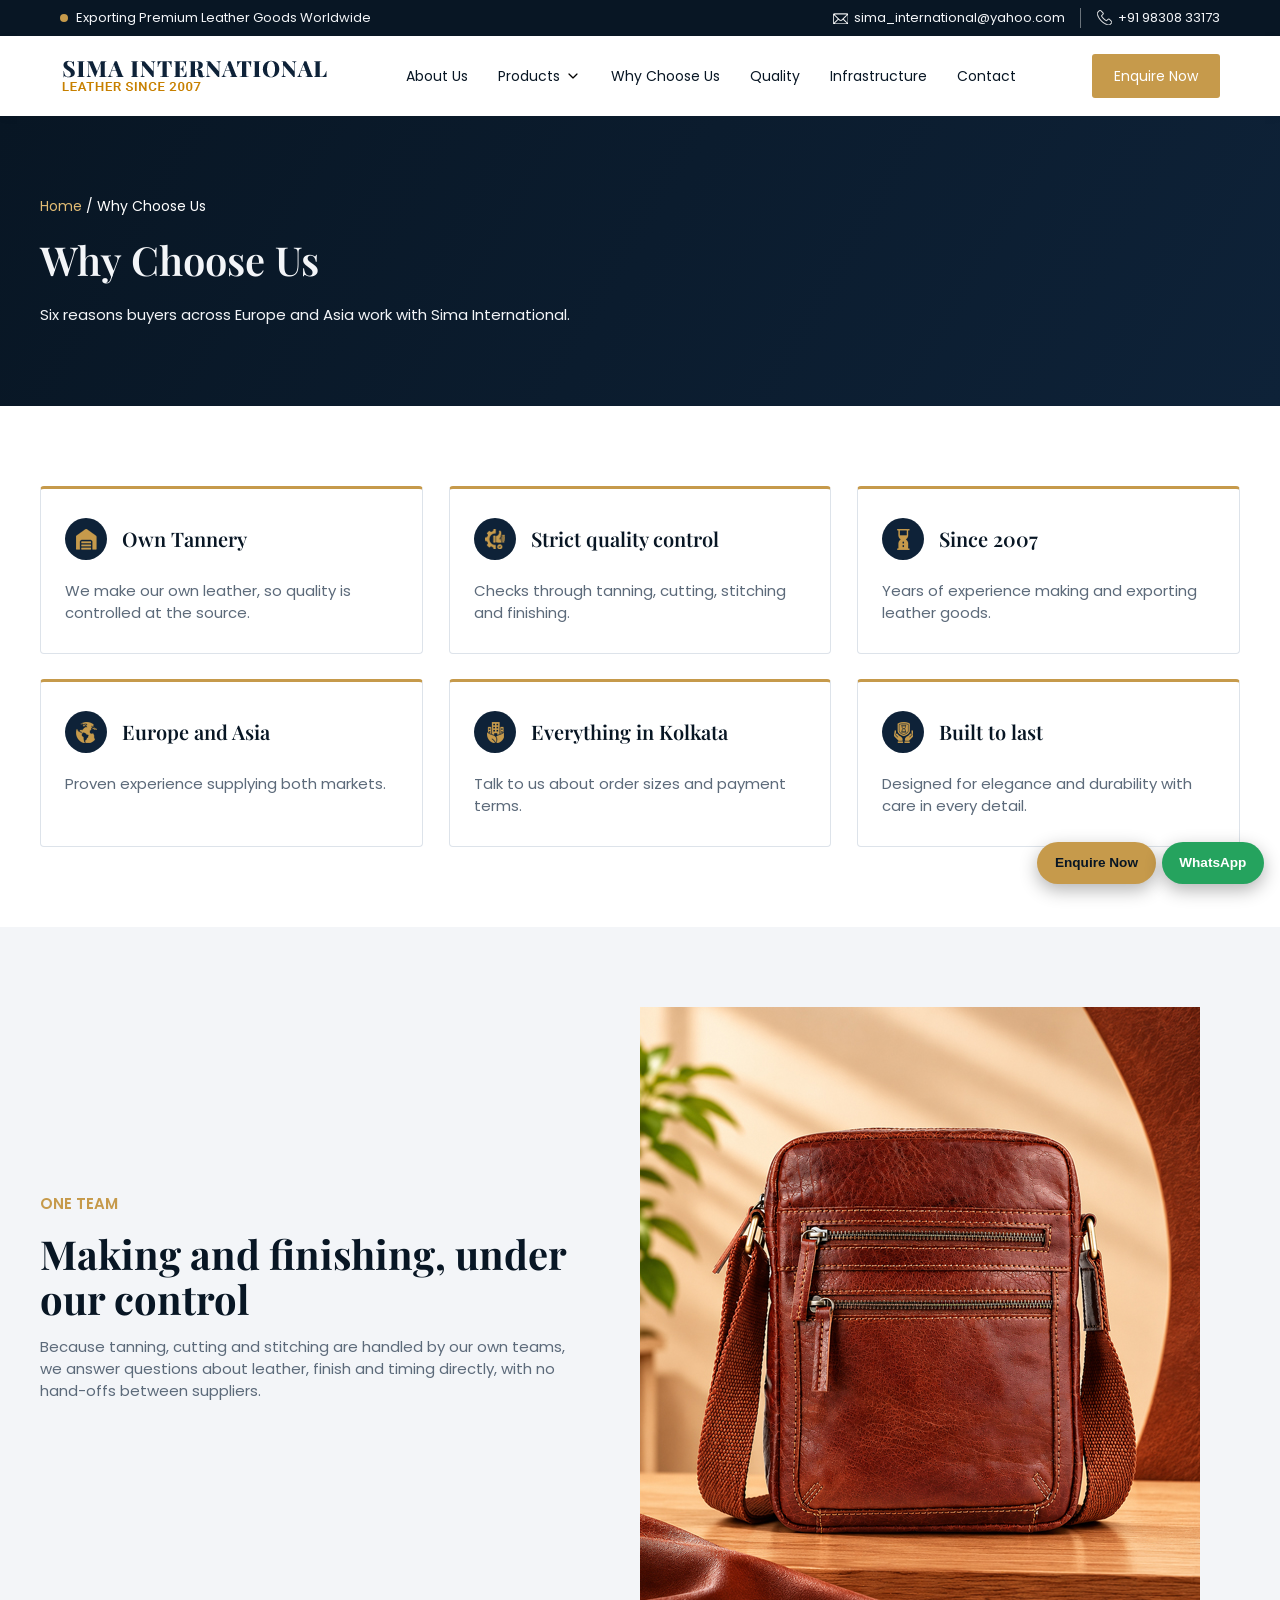
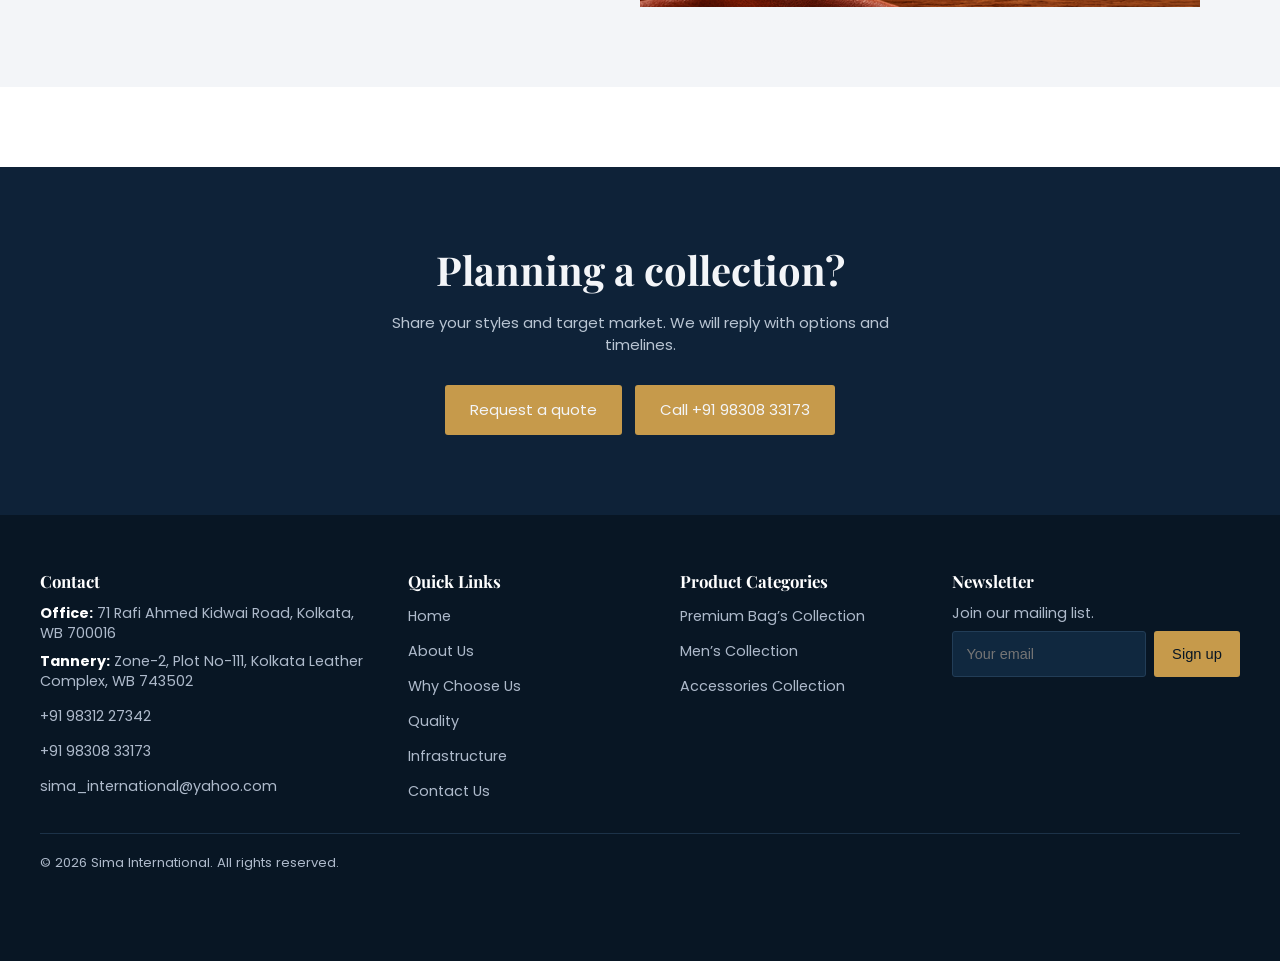
<file: why-choose-us.html>
<!DOCTYPE html>
<html lang="en">

<head>
  <title>Why Choose Us | Vivacity Hospital</title>
  <meta charset="utf-8" />
  <meta name="viewport" content="width=device-width, initial-scale=1" />
  <link rel="stylesheet" type="text/css" href="css/style.css" />
  <link rel="icon" type="image/png" sizes="32x32" href="images/header/favicon.png" />
  <link rel="stylesheet" href="https://cdn.jsdelivr.net/npm/swiper@11/swiper-bundle.min.css" />
  <link href="https://unpkg.com/aos@2.3.1/dist/aos.css" rel="stylesheet">
</head>

<body>

  <!----------------------header start-------------------------------->
  <header class="site-header">
    <div class="top-bar">
      <div class="header_wrapper">
        <div class="top-bar-content">
          <span class="top-bar-text">
            <span class="blinking-dot"></span>
            Exporting Premium Leather Goods Worldwide
          </span>
          <ul class="top-bar-contact">
            <li>
              <a href="mailto:sima_international@yahoo.com"><img class="icon" src="images/nav-mail.png"
                  alt="">sima_international@yahoo.com</a>
            </li>
            <li>
              <a href="tel:+919830833173"><img class="icon" src="images/nav-phone.png" alt="">+91 98308 33173</a>
            </li>
          </ul>
        </div>
      </div>
    </div>

    <div class="navbar-wrapper">
      <div class="header_wrapper">
        <div class="navbar">
          <a href="index.html" class="logo">
            <img src="images/logo.png" alt="Sima International" class="fluid-img">
          </a>

          <nav class="nav-menu" id="navMenu">
            <ul>
              <li><a href="about-us.html">About Us</a></li>
              <li class="has-dropdown">
                <a href="#" class="dropdown-trigger" aria-expanded="false">Products<img class="arrow-icon"
                    src="images/down-icon.png" alt=""></a>
                <ul class="drop-menu">
                  <li><a href="products-bags.html">Premium Bag Collection</a></li>
                  <li><a href="products-mens.html">Men's Collection</a></li>
                  <li><a href="products-accessories.html">Accessories Collection</a></li>
                </ul>
              </li>
              <li><a href="why-choose-us.html">Why Choose Us</a></li>
              <li><a href="quality.html">Quality</a></li>
              <li><a href="infrastructure.html">Infrastructure</a></li>
              <li><a href="contact.html">Contact</a></li>
              <li class="mobile-contact">
                <a href="mailto:sima_international@yahoo.com"><img class="icon" src="images/nav-mail-2.png"
                    alt="">sima_international@yahoo.com</a>
              </li>
              <li class="mobile-contact">
                <a href="tel:+919830833173"><img class="icon" src="images/nav-phone-2.png" alt="">+91 98308 33173</a>
              </li>
            </ul>
          </nav>
          <div class="header-cta">
          <a class="catalogue-btn" href="contact.html">Enquire Now</a>
          </div>

          <button class="menu-toggle" id="menuToggle" aria-label="Toggle navigation" aria-expanded="false"
            aria-controls="navMenu">
            <img src="images/menu-toggle.png" alt="toggle-menu">
          </button>
        </div>
      </div>
    </div>
  </header>


  <main>
    <!-----------------inner banner start--------------------->
    <div class="pagehd">
      <div class="page_wrapper">
        <small><a href="index.html">Home</a> / Why Choose Us</small>
        <h1>Why Choose Us</h1>
        <p>Six reasons buyers across Europe and Asia work with Sima International.</p>
      </div>
    </div>
    <!-----------------inner banner end--------------------->

    <!-----------------Three Bullet Start--------------------->
<section class="why-choose">
      <div class="page_wrapper">
        <div class="g3">
          <div class="ico"><div class="ico-box">
            <i><img src="images/icon-tannery.svg" alt="own tannery"></i>
            <h3>Own Tannery</h3></div>
            <p>We make our own leather, so quality is controlled at the source.</p>
          </div>
          <div class="ico"><div class="ico-box">
            <i><img src="images/icon-reliablity.svg" alt="strict quality control"></i>
            <h3>Strict quality control</h3></div>
            <p>Checks through tanning, cutting, stitching and finishing.</p>
          </div>
          <div class="ico"><div class="ico-box">
            <i><img src="images/icon-time.svg" alt="Since 2007"></i>
            <h3>Since 2007</h3></div>
            <p>Years of experience making and exporting leather goods.</p>
          </div>
          <div class="ico"><div class="ico-box">
            <i><img src="images/icon-europe.svg" alt="Europe and Asia"></i>
            <h3>Europe and Asia</h3></div>
            <p>Proven experience supplying both markets.</p>
          </div>
          <div class="ico"><div class="ico-box">
            <i><img src="images/icon-kolkata.svg" alt="Everything in Kolkata"></i>
            <h3>Everything in Kolkata</h3></div>
            <p>Talk to us about order sizes and payment terms.</p>
          </div>
          <div class="ico"><div class="ico-box">
            <i><img src="images/icon-built.svg" alt="Built to last"></i>
            <h3>Built to last</h3></div>
            <p>Designed for elegance and durability with care in every detail.</p>
          </div>
        </div>
      </div>
    </section>
     <!-----------------Three Bullet End--------------------->
    
<!-----------------Making & Finishing start--------------------->
<section class="making">
      <div class="page_wrapper">
        <div class="making-content">
          <div class="making-item making-text">
            <span class="subtitle">One Team</span>
            <h2>Making and finishing, under our control</h2>
            <p>Because tanning, cutting and stitching are handled by our own teams, we answer questions about leather, finish and timing directly, with no hand-offs between suppliers.</p>
          </div>

          <div class="making-item making-image">
            <img src="images/about-pic.jpg" alt="Sima International Leather Goods" class="fluid-img">
          </div>

        </div>
      </div>
    </section>
<!-----------------Making & Finishing end--------------------->
 <!-----------------planning a collection start-------------------->
    <section class="dark">
      <div class="w" style="text-align: center">
        <h2>Planning a collection?</h2>
        <p class="lead" style="margin-inline: auto">
          Share your styles and target market. We will reply with options and
          timelines.
        </p>
        <div class="cta" style="justify-content: center; margin-top: 1.8rem">
          <a class="btn-know-more js-open-estimate" href="#">Request a quote</a><a class="btn-know-more o" href="tel:+919830833173">Call
            +91
            98308 33173</a>
        </div>
      </div>
    </section>
    <!-----------------planning a collection end-------------------->

  </main>
  <!------------footer start--------------->
  <footer>
    <div class="page_wrapper w">
      <div>
        <h3>Contact</h3>
        <p>
          <b style="color: #fff">Office:</b> 71 Rafi Ahmed Kidwai Road,
          Kolkata, WB 700016
        </p>
        <p style="margin-top: 0.5rem">
          <b style="color: #fff">Tannery:</b> Zone-2, Plot No-111, Kolkata
          Leather Complex, WB 743502
        </p>
        <a href="tel:+919831227342">+91 98312 27342</a><a href="tel:+919830833173">+91 98308 33173</a><a
          href="mailto:sima_international@yahoo.com">sima_international@yahoo.com</a>
      </div>
      <div>
        <h3>Quick Links</h3>
        <a href="index.html">Home</a><a href="about-us.html">About Us</a><a href="why-choose-us.html">Why Choose
          Us</a><a href="quality.html">Quality</a><a href="infrastructure.html">Infrastructure</a><a
          href="contact.html">Contact
          Us</a>
      </div>
      <div>
        <h3>Product Categories</h3>
        <a href="products-bags.html">Premium Bag’s Collection</a><a href="products-mens.html">Men’s Collection</a><a
          href="products-accessories.html">Accessories Collection</a>
      </div>
      <div>
        <h3>Newsletter</h3>
        <p>Join our mailing list.</p>
        <form class="nl" onsubmit="
              event.preventDefault();
              this.querySelector('button').textContent = 'Thanks';
            ">
          <input type="email" aria-label="Email" placeholder="Your email" required /><button class="btn"
            type="submit">Sign up</button>
        </form>
      </div>
      <p class="legal">© 2026 Sima International. All rights reserved.</p>
    </div>
  </footer>
  <div class="q">
    <a href="#">Enquire Now</a><a href="https://wa.me/919830833173">WhatsApp</a>
  </div>
  <!------------footer end---------------->


   <!------------get estimate modal start---------------->
  <div class="est-modal-overlay" id="estimateModal" aria-hidden="true">
  <div class="est-modal-box" role="dialog" aria-modal="true" aria-labelledby="estModalTitle">
    <button type="button" class="est-close-btn" id="closeEstimateBtn" aria-label="Close popup">×</button>
    
    <div class="est-modal-header">
      <h3 id="estModalTitle">Request an Estimate</h3>
      <p>Share your requirements and our team will respond shortly.</p>
    </div>

    <form id="estimateForm" class="est-form">
      <div class="est-field">
        <label for="estName">Name</label>
        <input type="text" id="estName" name="name" placeholder="Your full name" required>
      </div>

      <div class="est-row">
        <div class="est-field">
          <label for="estPhone">Phone</label>
          <input type="tel" id="estPhone" name="phone" placeholder="+1 234 567 890" required>
        </div>
        <div class="est-field">
          <label for="estEmail">Email</label>
          <input type="email" id="estEmail" name="email" placeholder="you@company.com" required>
        </div>
      </div>

      <div class="est-row">
        <div class="est-field">
          <label for="estAmount">Amount / Quantity</label>
          <input type="text" id="estAmount" name="amount" placeholder="e.g., 500 pcs" required>
        </div>
        <div class="est-field">
          <label for="estCollection">Collection</label>
          <input type="text" id="estCollection" name="collection" placeholder="e.g., Wallets, Bags" required>
        </div>
      </div>

      <button type="submit" class="est-submit-btn">Submit Request</button>
    </form>
  </div>
</div>
 <!------------get estimate modal end---------------->
  <!--------------------------->
  <script src="https://cdn.jsdelivr.net/npm/swiper@11/swiper-bundle.min.js"></script>
  <script src="js/script.js"></script>


<script>
  document.addEventListener("DOMContentLoaded", () => {
    const openBtns = document.querySelectorAll(".js-open-estimate");
    const closeBtn = document.getElementById("closeEstimateBtn");
    const modal = document.getElementById("estimateModal");
    const form = document.getElementById("estimateForm");

    const openModal = (e) => {
      if (e) e.preventDefault();
      modal.classList.add("active");
      modal.setAttribute("aria-hidden", "false");
    };

    const closeModal = () => {
      modal.classList.remove("active");
      modal.setAttribute("aria-hidden", "true");
    };

    // Attach the event listener to every button with the class
    openBtns.forEach((btn) => {
      btn.addEventListener("click", openModal);
    });

    closeBtn.addEventListener("click", closeModal);
    
    modal.addEventListener("click", (e) => {
      if (e.target === modal) closeModal();
    });

    document.addEventListener("keydown", (e) => {
      if (e.key === "Escape" && modal.classList.contains("active")) {
        closeModal();
      }
    });

    form.addEventListener("submit", (e) => {
      e.preventDefault();
      const formData = new FormData(form);
      const data = Object.fromEntries(formData.entries());
      
      console.log("Estimate Request Submitted:", data);
      alert("Thank you! Your estimate request has been submitted.");
      form.reset();
      closeModal();
    });
  });
</script>



  <script src="https://unpkg.com/aos@2.3.1/dist/aos.js"></script>
  <script>
    AOS.init();
  </script>
</body>

</html>
</file>
<file: css/style.css>
@import url('https://fonts.googleapis.com/css2?family=Inter:ital,opsz,wght@0,14..32,100..900;1,14..32,100..900&family=Playfair+Display:ital,wght@0,400..900;1,400..900&display=swap');
@import url('https://fonts.googleapis.com/css2?family=Inter:ital,opsz,wght@0,14..32,100..900;1,14..32,100..900&family=Playfair+Display:ital,wght@0,400..900;1,400..900&family=Poppins:ital,wght@0,100;0,200;0,300;0,400;0,500;0,600;0,700;0,800;0,900;1,100;1,200;1,300;1,400;1,500;1,600;1,700;1,800;1,900&display=swap');

/* font-family: "Inter", sans-serif;
 font-family: "Playfair Display", serif; 
 font-family: "Poppins", sans-serif;*/

* {
  margin: 0;
  padding: 0;
  box-sizing: border-box;
}


:root {
  --navy: #0e2238;
  --deep: #081624;
  --gold: #c69a4b;
  --gold2: #e2bc74;
  --tan1: #d2ae78;
  --tan2: #8a5a2e;
  --bg: #f3f5f8;
  --ink: #14202e;
  --mute: #5c6a7a;
  --line: #dde3ea;
  --footer-a: #aebacb;
  /* --font-body: "Inter", sans-serif; */
  --font-body: "Poppins", sans-serif;
  --font-heading: "Playfair Display", Georgia, serif;
}

html {
  scroll-behavior: smooth;
}

body {
  font-size: 16px;
  line-height: 20px;
  font-weight: 400;
  font-family: "Quicksand", sans-serif;
  color: var(--black);
}

a {
  text-decoration: none;
}

ul {
  list-style-type: none;
  margin: 0;
  padding: 0;
}

.fluid-img {
  display: block;
  max-width: 100%;
  height: auto;
}

.page_wrapper {
  width: 1200px;
  max-width: 96%;
  margin: auto;
  /* background: red; */
}

/* ----------------HEADER START-------------------- */
.site-header,
.site-header * {
  box-sizing: border-box;
}

.header_wrapper {
  width: 100%;
  max-width: 1200px;
  margin: 0 auto;
  padding: 0 20px;
}

.site-header {
  position: relative;
  z-index: 1000;
}

.top-bar {
  background: var(--deep);
  padding: 8px 0;
}

.top-bar-content {
  display: flex;
  justify-content: space-between;
  align-items: center;
  gap: 10px 20px;
  flex-wrap: wrap;
}

.top-bar-text {
  display: inline-flex;
  align-items: center;
  gap: 8px;
  font-family: var(--font-body);
  font-size: 13px;
  line-height: 20px;
  color: var(--bg);
}

.blinking-dot {
  width: 8px;
  height: 8px;
  background-color: var(--gold);
  border-radius: 50%;
  display: inline-block;
  flex-shrink: 0;
  animation: blink 1.5s infinite ease-in-out;
}

@keyframes blink {

  0%,
  100% {
    opacity: 1;
    transform: scale(1);
    box-shadow: 0 0 6px var(--gold);
  }

  50% {
    opacity: .3;
    transform: scale(.85);
    box-shadow: 0 0 0 var(--gold);
  }
}

.top-bar-contact {
  display: flex;
  align-items: center;
  flex-wrap: wrap;
}

.top-bar-contact li {
  display: flex;
  align-items: center;
}

.top-bar-contact li+li {
  border-left: 1px solid rgba(255, 255, 255, .4);
  padding-left: 15px;
  margin-left: 15px;
}

.top-bar-contact li a {
  display: flex;
  align-items: center;
  gap: 6px;
  font-family: var(--font-body);
  font-size: 13px;
  color: var(--bg);
  text-decoration: none;
  transition: opacity .2s ease;
}

.top-bar-contact li a:hover {
  opacity: .8;
}

.navbar-wrapper {
  position: relative;
  background: #fff;
  border-bottom: 1px solid var(--border-light);
  box-shadow: 0 2px 10px rgba(0, 0, 0, .03);
}

.navbar {
  display: flex;
  align-items: center;
  justify-content: space-between;
  gap: 20px;
  height: 80px;
}

.nav-menu>ul {
  display: flex;
  align-items: center;
  gap: 30px;
}

.nav-menu a {
  display: flex;
  align-items: center;
  gap: 5px;
  font-family: var(--font-body);
  font-size: 14px;
  line-height: 20px;
  color: var(--deep);
  text-decoration: none;
  white-space: nowrap;
  transition: color .2s ease;
}

.nav-menu a:hover {
  color: var(--gold);
}

.arrow-icon {
  transition: transform .2s ease;
}

.mobile-contact {
  display: none;
}

.has-dropdown {
  position: relative;
}

.drop-menu {
  position: absolute;
  top: 100%;
  left: 0;
  min-width: 220px;
  background: #fff;
  box-shadow: 0 10px 25px rgba(0, 0, 0, .1);
  border-radius: 6px;
  padding: 10px 0;
  opacity: 0;
  visibility: hidden;
  transform: translateY(10px);
  transition: all .3s ease;
  z-index: 100;
}

.has-dropdown:hover .drop-menu,
.has-dropdown:focus-within .drop-menu {
  opacity: 1;
  visibility: visible;
  transform: translateY(0);
}

.has-dropdown:hover .arrow-icon,
.has-dropdown:focus-within .arrow-icon {
  transform: rotate(180deg);
}

.drop-menu li a {
  display: block;
  padding: 10px 20px;
}

.drop-menu li a:hover {
  background: #f9fafb;
  color: var(--gold);
}

.header-cta {
  flex-shrink: 0;
}

.catalogue-btn {
  display: inline-block;
  background: var(--gold);
  color: #fff !important;
  font-family: var(--font-body);
  font-size: 14px;
  padding: 12px 22px;
  border-radius: 3px;
  text-decoration: none;
  white-space: nowrap;
  transition: opacity .2s ease, transform .2s ease;
}

.catalogue-btn:hover {
  opacity: .9;
  transform: translateY(-1px);
  background: var(--deep);
  color: var(--bg);
}

.menu-toggle {
  display: none;
  align-items: center;
  justify-content: center;
  flex-shrink: 0;
  width: 36px;
  height: 36px;
  padding: 6px;
  background: transparent;
  border: 0;
  cursor: pointer;
}

.menu-toggle img {
  width: 100%;
  height: 100%;
  object-fit: contain;
  display: block;
}

@media (max-width: 1199px) {
  .nav-menu>ul {
    gap: 20px;
  }

  .navbar {
    gap: 14px;
  }
}

@media (max-width: 991px) {

  .top-bar-contact {
    display: none;
  }

  .top-bar-content {
    justify-content: center;
    text-align: center;
  }

  .header-cta {
    margin-left: auto;
  }

  .navbar {
    gap: 10px;
  }

  .menu-toggle {
    display: flex;
  }

  .nav-menu {
    position: absolute;
    top: 100%;
    left: 0;
    width: 100%;
    max-height: calc(100vh - 140px);
    overflow-y: auto;
    background: #fff;
    border-top: 1px solid var(--border-light);
    box-shadow: 0 10px 20px rgba(0, 0, 0, .08);
    padding: 10px 20px 20px;
    display: none;
    z-index: 99;
  }

  .nav-menu.active {
    display: block;
  }

  .nav-menu>ul {
    flex-direction: column;
    align-items: stretch;
    gap: 0;
  }

  .nav-menu>ul>li {
    width: 100%;
    border-bottom: 1px solid #f3f4f6;
  }

  .nav-menu a {
    padding: 14px 0;
    width: 100%;
    justify-content: space-between;
    white-space: normal;
  }

  .mobile-contact {
    display: block;
  }

  .nav-menu .mobile-contact a {
    justify-content: flex-start;
    gap: 10px;
    word-break: break-all;
  }

  .nav-menu .mobile-contact:last-child {
    border-bottom: 0;
  }

  .drop-menu {
    position: static;
    min-width: 0;
    box-shadow: none;
    border-radius: 0;
    background: #fafafa;
    padding: 0 0 6px 15px;
    opacity: 1;
    visibility: visible;
    transform: none;
    display: none;
    transition: none;
  }

  .has-dropdown:hover .drop-menu,
  .has-dropdown:focus-within .drop-menu {
    display: none;
  }

  .has-dropdown:hover .arrow-icon,
  .has-dropdown:focus-within .arrow-icon {
    transform: none;
  }

  .has-dropdown.active .drop-menu {
    display: block;
  }

  .has-dropdown.active .arrow-icon {
    transform: rotate(180deg);
  }

  .drop-menu li a {
    padding: 11px 0;
  }

  .drop-menu li a:hover {
    background: transparent;
  }
}

@media (max-width: 576px) {
  .header_wrapper {
    padding: 0 16px;
  }

  .nav-menu {
    padding: 10px 16px 20px;
    max-height: calc(100vh - 150px);
  }

  .top-bar-text {
    font-size: 11px;
  }

  .navbar {
    height: 65px;
    gap: 8px;
  }

  .catalogue-btn {
    font-size: 12px;
    padding: 7px 12px;
  }
}

@media (max-width: 380px) {
  .catalogue-btn {
    font-size: 11px;
    padding: 6px 10px;
  }
}

/* ----------------HEADER END-------------------- */

/* ----------------BANNER START-------------------- */

.swiper {
  width: 100%;
  height: 100%;
}

/* .swiper-slide {
  text-align: center;
  font-size: 18px;
  background: #444;
  display: flex;
  justify-content: center;
  align-items: center;
} */
.swiper-slide {
  position: relative;
  text-align: center;
  font-size: 18px;
  background: #444;
  display: flex;
  justify-content: center;
  align-items: center;
}

.swiper-slide img,
.swiper-slide video,
.banner-slide video {
  display: block;
  width: 100%;
  height: 100%;
  object-fit: cover;
}

.banner {
  position: relative;
}

.banner-text {
  position: absolute;
  top: 50%;
  left: 50%;
  transform: translate(-50%, -50%);
  width: 48%;
  z-index: 2;
}

.banner-text h5 {
  font-family: var(--font-body);
  font-size: 18px;
  line-height: 22px;
  font-weight: 400;
  color: var(--bg);
}

.banner-text h1 {
  font-family: var(--font-heading);
  font-size: 60px;
  line-height: 70px;
  font-weight: 600;
  color: var(--bg);
}

.banner-text p {
  font-family: var(--font-body);
  font-size: 18px;
  line-height: 22px;
  font-weight: 400;
  color: var(--bg);
  margin: 20px 0;
}

.banner-btn {
  font-family: var(--font-body);
  font-size: 16px;
  line-height: 22px;
  font-weight: 400;
  color: var(--bg);
  border-radius: 3px;
  background: var(--gold);
  padding: 15px 25px;
  transition: 0.4s;
}

.banner-btn:hover {
  background: var(--deep);
  color: var(--bg);
}

.banner-btn-group {
  display: flex;
  align-items: center;
  justify-content: center;
}

.banner-btn-area {
  display: flex;
  gap: 20px;
}

@media (max-width: 1470px) {
  .banner-text {
    width: 100%;
    padding: 0 10px;
  }
}

@media (max-width: 990px) {

  .banner-slide img,
  .banner-slide video {
    height: 350px !important;
    object-fit: cover;
  }


  .banner-text h1 {
    font-size: 25px;
    line-height: 30px;
  }

  .banner-text h5 {
    font-size: 15px;
    line-height: 22px;
  }

  .banner-text p {
    font-size: 15px;
    line-height: 22px;
  }

  .banner-btn {
    font-size: 13px;
    line-height: 22px;
    padding: 6px 14px;
  }

}

/* ----------------BANNER END-------------------- */

/* -----------------feature start------------------- */

.feature {
  position: relative;
  top: -45px;
  z-index: 9999;
}

.feature-content {
  display: flex;
  flex-wrap: wrap;
  gap: 20px;
}

.feature-item {
  flex: 1 1 calc(25% - 15px);
  min-width: 0;
  box-sizing: border-box;
  padding: 10px 20px;
  text-align: center;
  /* background: rgba(255, 255, 255, 0.15); */
  background:#fff;
  backdrop-filter: blur(6px);
  -webkit-backdrop-filter: blur(6px);
  /* border: 1px solid rgba(255, 255, 255, 0.3);  */
  border: 2px solid var(--gold);
  box-shadow: 0 8px 32px 0 rgba(0, 0, 0, 0.05);
  border-radius: 16px;
  box-shadow: rgba(99, 99, 99, 0.2) 0px 2px 8px 0px;
}

.feature-item h3 {
  font-family: var(--font-heading);
  font-size: 22px;
  line-height: 28px;
  font-weight: 500;
  color: var(--gold);
  margin: 20px 0 10px;
  /* text-shadow: 0 2px 4px rgba(0, 0, 0, 0.3); */
  text-shadow: 0 2px 4px rgba(255, 255, 255, 0.3);
}

.feature-item p {
  font-family: var(--font-body);
  font-size: 15px;
  line-height: 24px;
  font-weight: 500;
  color: var(--para);
  margin: 0px 0px 20px;
}

@media (max-width: 991px) {
  .feature-item {
    flex: 0 0 calc(50% - 10px);
  }

}

@media (max-width:768px) {
  .feature {
    padding: 60px 0 0;
      top: -80px;
  }

  .feature-content {
    gap: 12px;
  }

  .feature-item {
    flex: 0 0 calc(50% - 6px);
    padding: 10px 10px;
  }

  .feature-item h3 {
    font-size: 18px;
    margin-bottom: 25px;
  }
}

/* -----------------feature end------------------- */

/* -----------------about start------------------- */

.about {
  margin-bottom: 80px;
}

.about-content {
  display: flex;
  flex-wrap: wrap;
  align-items: stretch;
}

.about-item {
  width: 50%;
  box-sizing: border-box;
}

.about-text {
  padding: 50px;
  display: flex;
  flex-direction: column;
  justify-content: center;
  align-items: flex-start;
}

.about-text .subtitle {
  font-size: 15px;
  line-height: 24px;
  font-weight: 600;
  font-family: var(--font-body);
  color: var(--gold);
  text-transform: uppercase;
}

.about-text h2 {
  font-size: 40px;
  line-height: 45px;
  font-weight: 700;
  font-family: var(--font-heading);
  color: var(--deep);
  margin: 15px 0;
}

.about-text p {
  font-family: var(--font-body);
  font-size: 15px;
  line-height: 22px;
  font-weight: 400;
  color: var(--mute);
  margin: 0 0 20px 0;
}


.btn-know-more {
  font-family: var(--font-body);
  font-size: 15px;
  line-height: 22px;
  font-weight: 400;
  color: var(--bg);
  border-radius: 3px;
  background: var(--gold);
  padding: 14px 25px;
  transition: 0.4s;
}

.btn-know-more:hover {
  background: var(--deep);
  color: var(--bg);
}


@media (max-width: 768px) {
  .about-item {
    width: 100%;
  }

  .about-text {
    padding: 60px 10px 10px;
  }

  .about-text h2 {
    font-size: 26px;
    line-height: 30px;
  }

  .about {
    margin-bottom: 60px;
  }

  .btn-know-more {
    font-size: 13px;
    line-height: 22px;
    padding: 6px 15px;
  }

}

/* -----------------about end------------------- */

/* -----------------Manufacturing in Kolkata start------------------- */

.mfg {
  padding: 0;
  display: grid;
  grid-template-columns: 1fr 1fr;
  background: #edf0f5;
}

.mfg-t {
  padding: clamp(2.5rem, 6vw, 5rem) clamp(0.5rem, 5vw, 4.5rem);
  text-align: left;
}

.mfg-e {
  text-align: center;
  text-transform: uppercase;
  letter-spacing: 0.06em;
  font-size: 18px !important;
  line-height: 22px;
  font-weight: 300;
  color: var(--ink);
}

.mfg h2 {
  text-align: center;
  text-transform: uppercase;
  font-family: var(--f);
  font-weight: 700;
  font-size: clamp(1.7rem, 3vw, 2.5rem);
  line-height: 1.1;
  letter-spacing: 0;
  margin-top: 0.3rem;
  color: var(--ink);
}

.mfg-t p {
  margin-bottom: 1rem;
  font-family: var(--font-body);
  font-size: 15px;
  line-height: 22px;
  font-weight: 400;
  color: var(--ink);
}

.mfg-t ul {
  margin: 0 0 1rem 1.6rem;
  list-style-type: disc;
}

.mfg-t li {
  margin: 0.2rem 0;
  font-family: var(--font-body);
  font-size: 15px;
  line-height: 22px;
  font-weight: 400;
  color: var(--ink);
}

.mfg .tile {
  min-height: 420px;
  border-radius: 0;
}

.mfg .tile::after {
  display: none;
}

.bars {
  display: flex;
  justify-content: center;
  gap: 6px;
  margin: 1.4rem 0 2rem;
}

.bars i {
  height: 5px;
  width: 26px;
  background: var(--gold);
}

.bars i+i {
  width: 125px;
  background: var(--navy);
}

@media (max-width: 900px) {
  .mfg {
    grid-template-columns: 1fr;
  }
}

/* -----------------Manufacturing in Kolkata end------------------- */

/* -----------------products start------------------- */
.g4 {
  display: grid;
  grid-template-columns: repeat(4, 1fr);
  gap: 1.3rem;
}

.product {
  padding: 80px 0;
}


.hd {
  text-align: center;
  margin-bottom: 3rem;
}

.hd h2 {
  font-size: 40px;
  line-height: 45px;
  font-weight: 700;
  font-family: var(--font-heading);
  color: var(--deep);
}

.hd p {
  font-size: 15px;
  line-height: 20px;
  font-weight: 400;
  font-family: var(--font-body);
  color: var(--mute);
  margin: 15px 0 0 0;
}

.hd .lead {
  margin-inline: auto;
}

.ey {
  display: inline-block;
  font-size: 0.78rem;
  font-weight: 600;
  letter-spacing: 0.14em;
  text-transform: uppercase;
  color: var(--gold);
  margin-bottom: 0.7rem;
}

.alt {
  background: var(--bg) !important;
}

.tile {
  background: linear-gradient(150deg, var(--tan1), var(--tan2)) center/cover;
  position: relative;
  display: grid;
  place-items: center;
  color: rgba(255, 255, 255, 0.55);
}

.tile svg {
  width: 42%;
  opacity: 0.7;
}

.tile::after {
  content: "";
  position: absolute;
  inset: 10px;
  border: 2px dashed rgba(255, 255, 255, 0.55);
}

.cat {
  display: block;
  text-decoration: none;
  position: relative;
  overflow: hidden;
  border-radius: 4px;
}

.cat .tile {
  aspect-ratio: 3/3.6;
}

.cat span {
  position: absolute;
  left: 0;
  right: 0;
  bottom: 0;
  padding: 2.2rem 1.2rem 1.1rem;
  background: linear-gradient(transparent, rgba(8, 22, 36, 0.88));
  color: #fff;
  font-family: var(--font-heading);
  font-size: 1.2rem;
  font-weight: 600;
  z-index: 2;
}

.cat:hover .tile {
  filter: brightness(1.08);
}
.cat .sku-badge {
    position: absolute;
    top: 14px;
    left: 14px;
    background: #d2ae57;
    color: #1a1a1a;   
    font-family: var(--font-body);
    font-size: 11px;
    line-height: 20px;
    font-weight: 600;
    padding: 2px 12px;
    border-radius: 3px;
    z-index: 3;
    box-shadow: 0 2px 6px rgba(0, 0, 0, 0.12);
  }
.view-all-btn {
  font-family: var(--font-body);
  font-size: 15px;
  line-height: 22px;
  font-weight: 400;
  color: var(--bg);
  border-radius: 3px;
  background: var(--gold);
  padding: 14px 25px;
  transition: 0.4s;
  display: table;
  margin: 60px auto;
}

.view-all-btn:hover {
  background: var(--deep);
  color: var(--bg);
}

@media (max-width: 900px) {
  .g4 {
    grid-template-columns: 1fr 1fr;
  }

  .hd h2 {
    font-size: 26px;
    line-height: 30px;
  }

  .product {
    padding: 60px 5px 20px;
  }

  .view-all-btn {
    font-size: 13px;
    line-height: 22px;
    padding: 6px 20px;
  }
}

/* -----------------products end------------------- */




/* -----------------Why buyers choose us start------------------- */
.lead {
  color: var(--mute);
  max-width: 60ch;
  margin-top: 20px;
  font-family: var(--font-body);
  font-size: 15px;
  line-height: 22px;
  font-weight: 400;
}

.why-choose {
  margin: 80px 0;
}

.g3 {
  display: grid;
  grid-template-columns: repeat(3, 1fr);
  gap: 1.6rem;
}


.ico {
  background: #fff;
  border: 1px solid var(--line);
  border-radius: 4px;
  padding: 1.8rem 1.5rem;
  border-top: 3px solid var(--gold);
  transition: 0.5s;
}
.ico:hover {
    transform: translateY(-6px);
    box-shadow: 0 10px 20px rgba(0, 0, 0, 0.08);
}


.ico h3 {
  font-size: 20px;
  line-height: 25px;
  font-weight: 600;
  font-family: var(--font-heading);
  color: var(--deep);
}

.ico i {
  display: grid;
  place-items: center;
  background: var(--navy);
  border-radius: 50%;
  padding:10px;
}

.ico p {
  font-family: var(--font-body);
  font-size: 15px;
  line-height: 22px;
  font-weight: 400;
  color: var(--mute);
  margin: 20px 0px 0px 0px;
}

.ico-box{
  display: flex;
  align-items: center;
  gap: 15px;
}


.est-modal-overlay {
    position: fixed;
    inset: 0;
    background: rgba(15, 23, 42, 0.6);
    backdrop-filter: blur(3px);
    display: flex;
    align-items: center;
    justify-content: center;
    padding: 16px;
    z-index: 9999;
    opacity: 0;
    visibility: hidden;
    transition: opacity 0.25s ease, visibility 0.25s ease;
  }

  .est-modal-overlay.active {
    opacity: 1;
    visibility: visible;
  }

  .est-modal-box {
    position: relative;
    width: 100%;
    max-width: 440px; 
    background: #ffffff;
    border-radius: 10px;
    padding: 26px 24px;
    box-shadow: 0 20px 25px -5px rgba(0, 0, 0, 0.15), 0 8px 10px -6px rgba(0, 0, 0, 0.1);
    transform: translateY(12px) scale(0.98);
    transition: transform 0.25s ease;
    font-family: inherit;
  }

  .est-modal-overlay.active .est-modal-box {
    transform: translateY(0) scale(1);
  }

  .est-close-btn {
    position: absolute;
    top: 14px;
    right: 16px;
    background: transparent;
    border: none;
    font-size: 24px;
    line-height: 1;
    color: #64748b;
    cursor: pointer;
    padding: 4px 8px;
    border-radius: 4px;
    transition: color 0.2s, background 0.2s;
  }

  .est-close-btn:hover {
    color: #0f172a;
    background: #f1f5f9;
  }

  .est-modal-header {
    margin-bottom: 18px;
  }

  .est-modal-header h3 {
    margin: 0 0 4px;
    font-size: 1.25rem;
    color: #111827;
    font-family: var(--font-heading);
  }

  .est-modal-header p {
    margin: 0;
    font-size: 0.85rem;
    color: #6b7280;
    font-family: var(--font-body);
  }

  .est-form {
    display: flex;
    flex-direction: column;
    gap: 12px;
  }

  .est-row {
    display: grid;
    grid-template-columns: 1fr 1fr;
    gap: 12px;
  }

  .est-field {
    display: flex;
    flex-direction: column;
    gap: 4px;
  }

  .est-field label {
    font-size: 0.8rem;
    font-weight: 600;
    color: #374151;
    font-family: var(--font-body);
  }

  .est-field input {
    width: 100%;
    box-sizing: border-box;
    padding: 9px 11px;
    font-size: 0.9rem;
    border: 1px solid #d1d5db;
    border-radius: 6px;
    outline: none;
    transition: border-color 0.2s, box-shadow 0.2s;
    font-family: var(--font-body);
  }

  .est-field input:focus {
    border-color: #111827;
    box-shadow: 0 0 0 2px rgba(17, 24, 39, 0.1);
  }

  .est-submit-btn {
    margin-top: 6px;
    width: 100%;
    padding: 11px;
    background:var(--gold);
    color: #ffffff;
    font-size: 0.95rem;
    font-weight: 500;
    border: none;
    border-radius: 6px;
    cursor: pointer;
    transition: background 0.2s;
     font-family: var(--font-body);
  }

  .est-submit-btn:hover {
    background:var(--deep);
  }

@media (max-width: 900px) {
  .g3 {
    grid-template-columns: 1fr;
    padding: 0px 5px;
  }

  .why-choose {
    margin: 60px 0;
  }
     .est-row {
      grid-template-columns: 1fr;
    }
}

/* -----------------Why buyers choose us end------------------- */





/* -----------------our factory start------------------- */
.dark {
  background: var(--navy);
  color: #fff;
  padding: 80px 0;
}

.dark h2 {
  font-size: 40px;
  line-height: 45px;
  font-weight: 700;
  font-family: var(--font-heading);
  color: var(--bg);
}

.dark p {
  font-family: var(--font-body);
  font-size: 15px;
  line-height: 22px;
  font-weight: 400;
  color: var(--mute);
  margin: 20px 0px 0px 0px;
}

.infra-btn {
  font-family: var(--font-body);
  font-size: 15px;
  line-height: 22px;
  font-weight: 400;
  color: var(--deep);
  border-radius: 3px;
  background: var(--gold);
  padding: 14px 25px;
  transition: 0.4s;
  margin-top: 30px;
  float: left;
}

.dark .lead {
  color: #b9c5d3;
}

.split {
  display: grid;
  grid-template-columns: 1fr 1fr;
  gap: 4rem;
  align-items: center;
}

.split .tile {
  aspect-ratio: 4/3.4;
  border-radius: 4px;
}

.cta {
  display: flex;
  gap: 0.8rem;
  flex-wrap: wrap;
}

.vid {
  position: relative;
  display: block;
  border-radius: 4px;
  overflow: hidden;
}

.vid .tile {
  aspect-ratio: 16/10;
}

.vid b {
  position: absolute;
  inset: 0;
  margin: auto;
  width: 78px;
  height: 78px;
  border-radius: 50%;
  background: var(--gold);
  color: var(--deep);
  display: grid;
  place-items: center;
  font-size: 1.6rem;
  z-index: 2;
  transition: 0.2s;
}

.vid:hover b {
  transform: scale(1.1);
}


@media (max-width: 900px) {
  .split {
    grid-template-columns: 1fr;
  }

  .dark h2 {
    font-size: 26px;
    line-height: 30px;
  }

  .infra-btn {
    font-size: 13px;
    line-height: 22px;
    padding: 6px 20px;
  }

  .dark {
    padding: 60px 5px;
  }
}

/* -----------------our factory end------------------- */

/* -----------------market start------------------- */
.market {
  margin: 80px 0;
}

.mk {
  display: grid;
  grid-template-columns: 1fr 1fr;
  gap: 1.4rem;
}

.mk div {
  background: #fff;
  border-radius: 4px;
  padding: 3rem 2rem;
  border-left: 4px solid var(--gold);
  transition: 0.5s;
}

.mk div:hover {
    transform: translateY(-6px);
    box-shadow: 0 10px 20px rgba(0, 0, 0, 0.08);
}

.mk p {
  color: var(--mute);
  margin-top: 0.5rem;
  font-family: var(--font-body);
  font-size: 15px;
  line-height: 22px;
}

.mk h3 {
  font-family: var(--font-heading);
}

.mk h2 {
  font-family: var(--font-heading);
  font-size: 40px;
  line-height: 45px;
  font-weight: 700;
  color: var(--deep);
}

@media (max-width: 900px) {
  .mk {
    grid-template-columns: 1fr;
  }

  .market {
    margin: 60px 0;
  }

  .mk h2 {
    font-size: 26px;
    line-height: 30px;
  }

}

/* -----------------market end------------------- */

/* -----------------Excellence Recognize start------------------- */
.certs {
  background: #dce3ee;
  text-align: center;
  padding: 80px 0;
}

.certs h2 {
  margin-bottom: 30px;
  font-size: 40px;
  line-height: 45px;
  font-weight: 700;
  font-family: var(--font-heading);
  color: var(--navy);
}

.cg {
  display: grid;
  grid-template-columns: repeat(4, 1fr);
  gap: 1.6rem;
}

.cg figure {
  margin: 0;
}

.cg figcaption {
  margin-top: 0.9rem;
  font-size: 0.95rem;
  color: var(--ink);
}

.cc {
  background: #fff;
  border-radius: 14px;
  box-shadow: 0 6px 18px rgba(14, 34, 56, 0.1);
  min-height: 168px;
  display: flex;
  flex-direction: column;
  align-items: center;
  justify-content: center;
  gap: 0.5rem;
  padding: 1.4rem;
  transition: 0.5s;
}

.cc b {
  font-family: var(--font-heading);
  font-size: 1.7rem;
  color: var(--navy);
}

.cc small {
  color: var(--mute);
  font-size: 14px;
  line-height: 18px;
  font-family: var(--font-body);
  margin-top: 15px;
}
.cc:hover {
    transform: translateY(-6px);
    box-shadow: 0 10px 20px rgba(0, 0, 0, 0.08);
}


@media (max-width: 900px) {
  .cg {
    grid-template-columns: 1fr 1fr;
  }

  .certs {
    padding: 60px 0;
  }

  .certs h2 {
    margin-bottom: 20px;
    font-size: 26px;
    line-height: 30px;
  }

  .cc b {
    font-size: 1.4rem;
  }
}

@media (max-width: 480px) {
  .cg {
    grid-template-columns: 1fr;
  }
}

/* ----------------Excellence Recognize end------------------ */

/* ----------------faq start----------------- */

.faq {
  margin: 80px 0;
}

.faq .fq {
  max-width: 860px;
  margin: 0 auto;
  display: grid;
  gap: 0.8rem;
}

.faq details {
  background: #fff;
  border: 1px solid var(--line);
  border-left: 4px solid var(--gold);
  border-radius: 4px;
}

.faq summary {
  cursor: pointer;
  list-style: none;
  padding: 1.1rem 3rem 1.1rem 1.3rem;
  font-weight: 600;
  position: relative;
  font-family: var(--font-body);
}

.faq summary::-webkit-details-marker {
  display: none;
}

.faq summary::after {
  content: "+";
  position: absolute;
  right: 1.3rem;
  top: 50%;
  transform: translateY(-50%);
  font-size: 1.5rem;
  color: var(--gold);
  line-height: 1;
}

.faq details[open] summary::after {
  content: "–";
}

.faq details p {
  padding: 0 1.3rem 1.2rem;
  color: var(--mute);
  font-family: var(--font-body);
}

.faq summary:focus-visible {
  outline-offset: -3px;
}


@media (max-width: 768px) {
  .faq {
    margin: 60px 0;
  }

  .faq summary {
    font-size: 15px;
    line-height: 20px;
  }

  .faq details p {
    font-size: 14px;
    line-height: 20px;
  }

  .fq {
    padding: 0 10px;
  }
}

/* ----------------faq end----------------- */

/* ----------------contact start----------------- */

.contact {
  padding: 80px 0;
}

.contact h2 {
  font-size: 40px;
  line-height: 45px;
  font-weight: 700;
  font-family: var(--font-heading);
  color: var(--deep);
  margin: 0px 0 15px 0;
}

.loc {
  margin-top: 1.8rem;
  display: grid;
  gap: 1.1rem;
}

.loc div {
  border-left: 3px solid var(--gold);
  padding-left: 1rem;
  margin-bottom: 15px;
}

.loc b {
  display: block;
  color: var(--ink);
}

.loc span,
.loc a {
  color: var(--mute);
  font-size: 0.94rem;
}

.r {
  display: grid;
  grid-template-columns: 1fr 1fr;
  gap: 1rem;
}

.ct {
  display: grid;
  grid-template-columns: 0.9fr 1.1fr;
  gap: 3.5rem;
}

form {
  background: #fff;
  border: 1px solid var(--line);
  border-radius: 4px;
  padding: 2rem;
  display: grid;
  gap: 1rem;
  box-shadow: 0 14px 40px rgba(14, 34, 56, 0.08);
}

input,
select,
textarea {
  font: inherit;
  padding: 0.75rem 0.85rem;
  border: 1px solid #c4ccd6;
  border-radius: 3px;
  width: 100%;
  background: #fff;
}

label {
  font-size: 0.82rem;
  font-weight: 600;
  display: grid;
  gap: 0.35rem;
  font-family: var(--font-body);
  color: var(--ink);
}

.btn {
  display: inline-block;
  padding: 0.85rem 1.8rem;
  background: var(--gold);
  color: var(--deep);
  text-decoration: none;
  font-weight: 500;
  font-size: 0.92rem;
  border: 2px solid var(--gold);
  border-radius: 3px;
  cursor: pointer;
  font-family: inherit;
  transition: 0.2s;
}

.btn.dk:hover {
  background: var(--navy);
  color: #fff;
  border-color: var(--navy);
}

.btn.dk {
  background: var(--gold);
  color: #fff;
  border-color: var(--gold);
}

label select {
  width: 100%;
  max-width: 100%;
  box-sizing: border-box;
  word-wrap: break-word;
}


@media (max-width: 900px) {

  .r,
  .ct {
    grid-template-columns: 1fr;
  }

  .contact {
    padding: 60px 5px;
  }

  .contact h2 {
    font-size: 26px;
    line-height: 30px;
  }

  form {
    padding: 2rem 1rem;
  }
}

/* ----------------contact end----------------- */

/* ----------------footer start----------------- */
footer {
  background: var(--deep);
  color: #aebacb;
  padding: 3.5rem 0 5.5rem;
  font-size: 0.9rem;
}

footer .w {
  display: grid;
  grid-template-columns: 1.4fr 1fr 1fr 1.2fr;
  gap: 2rem;
}

footer h3 {
  color: #fff;
  font-size: 1.05rem;
  margin-bottom: 0.8rem;
  font-family: var(--font-heading);
}

footer a {
  display: block;
  text-decoration: none;
  color: var(--footer-a);
  font-family: var(--font-body);
  margin: 15px 0 0 0;
}

footer p {
  color: var(--footer-a);
  font-family: var(--font-body);
}

footer a:hover {
  color: var(--gold2);
}

.nl {
  display: flex;
  gap: 0.5rem;
  padding: 0;
  border: 0;
  box-shadow: none;
  background: none;
  margin-top: 0.5rem;
}

.nl input {
  background: #10283f;
  border-color: #223d57;
  color: #fff;
}

.nl .btn {
  padding: 0.6rem 1rem;
  white-space: nowrap;
  flex-shrink: 0;
}

.legal {
  grid-column: 1 / -1;
  border-top: 1px solid #1c3248;
  padding-top: 1.2rem;
  font-size: 0.82rem;
}

.q {
  position: fixed;
  right: 16px;
  bottom: 16px;
  display: flex;
  gap: 6px;
  z-index: 40;
}

.q a {
  text-decoration: none;
  font-weight: 600;
  font-size: 0.85rem;
  padding: 0.7rem 1.1rem;
  border-radius: 99px;
  background: var(--gold);
  color: var(--deep);
  box-shadow: 0 6px 18px rgba(0, 0, 0, 0.3);
}

.q a+a {
  background: #25a35e;
  color: #fff;
}

@media (max-width: 900px) {
  footer {
    grid-template-columns: 1fr;
    padding: 3.5rem 5px 1rem;
  }

  footer .w {
    grid-template-columns: 1fr;
  }
}

/* ----------------footer end----------------- */

/* ----------------about page start----------------- */

.pagehd {
  background: linear-gradient(120deg, var(--deep), var(--navy));
  color: #fff;
  padding: 80px 0;
}

.pagehd h1 {
  font-family: var(--font-heading);
  color: var(--bg);
  font-size: 40px;
  line-height: 48px;
  font-weight: 600;
  margin: 20px 0;
}

.pagehd p {
  font-family: var(--font-body);
  color: var(--bg);
  font-size: 15px;
  line-height: 22px;
  font-weight: 400;
}

.pagehd small {
  font-family: var(--font-body);
  font-size: 14px;
  line-height: 20px;
  font-weight: 400;
}

.pagehd small a {
  text-decoration: none;
  color: var(--gold2);
}

@media (max-width: 900px) {
  .pagehd {
    padding: 60px 5px;
  }

  .pagehd h1 {
    font-size: 28px;
    line-height: 32px;
  }
}

.about-page {
  margin: 80px 0;
}

.about-page-content {
  display: flex;
  flex-wrap: wrap;
  align-items: stretch;
}

.about-page-item {
  width: 50%;
  box-sizing: border-box;
}

.about-page-text {
  padding: 0px 50px;
  display: flex;
  flex-direction: column;
  justify-content: center;
  align-items: flex-start;
}

.about-page-text .subtitle {
  font-size: 15px;
  line-height: 24px;
  font-weight: 600;
  font-family: var(--font-body);
  color: var(--gold);
  text-transform: uppercase;
}

.about-page-text h2 {
  font-size: 40px;
  line-height: 45px;
  font-weight: 700;
  font-family: var(--font-heading);
  color: var(--deep);
  margin: 15px 0;
}

.about-page-text p {
  font-family: var(--font-body);
  font-size: 15px;
  line-height: 22px;
  font-weight: 400;
  color: var(--mute);
  margin: 0 0 20px 0;
}

.three-sites {
  background: var(--bg);
  padding: 80px 0;
}

.chk {
  list-style: none;
  margin: 30px 0;
  display: grid;
  gap: 0.7rem;
}

.chk li {
  padding-left: 1.9rem;
  position: relative;
  font-family: var(--font-body);
  font-size: 15px;
  line-height: 22px;
  font-weight: 400;
  color: var(--mute);
}

.chk li::before {
  content: "✓";
  position: absolute;
  left: 0;
  color: var(--gold);
  font-weight: 700;
}

.about-page-quality {
  margin: 80px 0;
}

.about-page-quality-content {
  display: flex;
  flex-wrap: wrap;
  align-items: stretch;
}

.about-page-quality-item {
  width: 50%;
  box-sizing: border-box;
}

.about-page-quality-text {
  padding: 0px 50px;
  display: flex;
  flex-direction: column;
  justify-content: center;
  align-items: flex-start;
}

.about-page-quality-text .subtitle {
  font-size: 15px;
  line-height: 24px;
  font-weight: 600;
  font-family: var(--font-body);
  color: var(--gold);
  text-transform: uppercase;
}

.about-page-quality-text h2 {
  font-size: 40px;
  line-height: 45px;
  font-weight: 700;
  font-family: var(--font-heading);
  color: var(--deep);
  margin: 15px 0 0;
}

.about-page-quality-text p {
  font-family: var(--font-body);
  font-size: 15px;
  line-height: 22px;
  font-weight: 400;
  color: var(--mute);
  margin: 0 0 20px 0;
}

.made-with-care {
  background: var(--bg);
  padding: 80px 0;
}

.vision {
  padding: 80px 0;
}

.steps {
  display: grid;
  grid-template-columns: repeat(3, 1fr);
  gap: 1.6rem;
  counter-reset: s;
  list-style: none;
}

.steps li {
  counter-increment: s;
  border-top: 2px solid var(--gold);
  padding-top: 1.3rem;
}

.steps li::before {
  content: "0" counter(s);
  font-family: var(--font-heading);
  color: var(--gold2);
  font-size: 2rem;
  font-weight: 600;
  display: block;
  margin-bottom: 20px;
}

.steps p {
  color: #b9c5d3;
  font-size: 0.93rem;
  margin-top: 0.4rem;
  font-family: var(--font-body);
}

.steps h3 {
  font-family: var(--font-heading);
}

.achieve {
  padding: 80px 0;
}

.g41 {
  display: grid;
  grid-template-columns: repeat(3, 1fr);
  gap: 1.3rem;
}

.bat {
  display: block;
  text-decoration: none;
  position: relative;
  overflow: hidden;
  border-radius: 4px;
}

.bat .tile {
  aspect-ratio: 3/1.6;
}

.bat span {
  position: absolute;
  left: 0;
  right: 0;
  bottom: 0;
  padding: 2.2rem 1.2rem 1.1rem;
  background: linear-gradient(transparent, rgba(8, 22, 36, 0.88));
  color: #fff;
  font-family: var(--font-heading);
  font-size: 1.2rem;
  font-weight: 600;
  z-index: 2;
}

.bat:hover .tile {
  filter: brightness(1.08);
}


@media (max-width:900px) {
  .steps {
    grid-template-columns: 1fr;
  }

  .three-sites {
    padding: 60px 0;
  }

  .vision {
    padding: 60px 5px;
  }

  .achieve {
    padding: 60px 5px;
  }

  .g41 {
    grid-template-columns: 1fr 1fr;
  }

}

@media (max-width: 768px) {
  .made-with-care {
    padding: 60px 0;
  }

  .about-page-item {
    width: 100%;
  }

  .about-page-text {
    padding: 0px 0px;
  }

  .about-page-text h2 {
    font-size: 26px;
    line-height: 30px;
  }

  .about-page {
    margin: 60px 5px;
  }

  .about-page-quality-item {
    width: 100%;
  }

  .about-page-quality-text {
    padding: 40px 0px 0;
  }

  .about-page-quality-text h2 {
    font-size: 26px;
    line-height: 30px;
  }

  .about-page-quality {
    margin: 60px 5px;
  }

}

/* ----------------about page end---------------- */

/* ----------------why choose us page start---------------- */

.making {
  margin: 80px 0;
  background: var(--bg);
  padding: 80px 0;
}

.making-content {
  display: flex;
  flex-wrap: wrap;
  align-items: stretch;
}

.making-item {
  width: 50%;
  box-sizing: border-box;
}

.making-text {
  padding: 0px 50px 0px 0px;
  display: flex;
  flex-direction: column;
  justify-content: center;
  align-items: flex-start;
}

.making-text .subtitle {
  font-size: 15px;
  line-height: 24px;
  font-weight: 600;
  font-family: var(--font-body);
  color: var(--gold);
  text-transform: uppercase;
}

.making-text h2 {
  font-size: 40px;
  line-height: 45px;
  font-weight: 700;
  font-family: var(--font-heading);
  color: var(--deep);
  margin: 15px 0;
}

.making-text p {
  font-family: var(--font-body);
  font-size: 15px;
  line-height: 22px;
  font-weight: 400;
  color: var(--mute);
  margin: 0 0 20px 0;
}


.making-quality {
  margin: 80px 0;
}

.making-quality-content {
  display: flex;
  flex-wrap: wrap;
  align-items: stretch;
}

.making-quality-item {
  width: 50%;
  box-sizing: border-box;
}

.making-quality-text {
  padding: 0px 50px;
  display: flex;
  flex-direction: column;
  justify-content: center;
  align-items: flex-start;
}

.making-quality-text .subtitle {
  font-size: 15px;
  line-height: 24px;
  font-weight: 600;
  font-family: var(--font-body);
  color: var(--gold);
  text-transform: uppercase;
}

.making-quality-text h2 {
  font-size: 40px;
  line-height: 45px;
  font-weight: 700;
  font-family: var(--font-heading);
  color: var(--deep);
  margin: 15px 0 0;
}

.making-quality-text p {
  font-family: var(--font-body);
  font-size: 15px;
  line-height: 22px;
  font-weight: 400;
  color: var(--mute);
  margin: 0 0 20px 0;
}

@media (max-width: 768px) {
  .making-item {
    width: 100%;
  }

  .making-text {
    padding: 0px 0px;
  }

  .making-text h2 {
    font-size: 26px;
    line-height: 30px;
  }

  .making {
    margin: 60px 0px;
    padding: 60px 5px;
  }

  .making-quality-item {
    width: 100%;
  }

  .making-quality-text {
    padding: 40px 0px 0;
  }

  .making-quality-text h2 {
    font-size: 26px;
    line-height: 30px;
  }

  .making-quality {
    margin: 60px 5px;
  }

}

/* ----------------why choose us page end---------------- */

/* ----------------quality page start---------------- */
.quality-hd p {
  font-size: 15px;
  line-height: 20px;
  font-weight: 400;
  color: #b9c5d3;
}

.quality-steps {
  display: grid;
  grid-template-columns: repeat(5, 1fr);
  gap: 1.6rem;
  counter-reset: s;
  list-style: none;
}

.quality-steps li {
  counter-increment: s;
  border-top: 2px solid var(--gold);
  padding-top: 1.3rem;
}

.quality-steps li::before {
  content: "0" counter(s);
  font-family: var(--font-heading);
  color: var(--gold2);
  font-size: 2rem;
  font-weight: 600;
  display: block;
  margin-bottom: 20px;
}

.quality-steps p {
  color: #b9c5d3;
  font-size: 0.93rem;
  margin-top: 0.4rem;
  font-family: var(--font-body);
}

.quality-steps h3 {
  font-family: var(--font-heading);
}

@media (max-width:900px) {
  .quality-steps {
    grid-template-columns: 1fr;
  }
}

/* ----------------quality page start end---------------- */

/* ----------------infrastructure page start---------------- */
.infra-group {
  margin: 80px 0;
}

.card {
  background: #fff;
  border: 1px solid var(--line);
  border-radius: 4px;
  overflow: hidden;
  transition: 0.25s;
}

.card:hover {
  box-shadow: 0 14px 36px rgba(14, 34, 56, 0.12);
  transform: translateY(-3px);
}

.card .tile {
  aspect-ratio: 4/3.2;
}

.card div.t {
  padding: 1.4rem;
}

.card div.t h3 {
  color: var(--ink);
  font-family: var(--font-heading);
}

.card p {
  color: var(--mute);
  font-size: 0.94rem;
  margin: 0.4rem 0 0.9rem;
  font-family: var(--font-body);
}

.card a.m {
  color: var(--gold);
  font-weight: 600;
  text-decoration: none;
  font-size: 0.9rem;
}

.fac .tile {
  aspect-ratio: 16/10;
  border-radius: 4px 4px 0 0;
}
.infra-steps {
  display: grid;
  grid-template-columns: repeat(4, 1fr);
  gap: 1.6rem;
  counter-reset: s;
  list-style: none;
}

.infra-steps li {
  counter-increment: s;
  border-top: 2px solid var(--gold);
  padding-top: 1.3rem;
}

.infra-steps li::before {
  content: "0" counter(s);
  font-family: var(--font-heading);
  color: var(--gold2);
  font-size: 2rem;
  font-weight: 600;
  display: block;
  margin-bottom: 20px;
}

.infra-steps p {
  color: #b9c5d3;
  font-size: 0.93rem;
  margin-top: 0.4rem;
  font-family: var(--font-body);
}

.infra-steps h3 {
  font-family: var(--font-heading);
}


@media (max-width:900px) {
  .infra-group {
    margin: 60px 5px;
  }
    .infra-steps {
    grid-template-columns: 1fr;
  }
}

/* ----------------infrastructure page end---------------- */

/* ----------------product details start---------------- */

.product-section {
    max-width: 1200px;
    width: 92%;
    margin: 0px auto;
    display: grid;
    grid-template-columns: 1.25fr 0.9fr;
    gap: 48px;
    align-items: start;
    padding: 80px 0;
}

.gallery-section {
    width: 100%;
}

.main-gallery {
    position: relative;
    width: 100%;
    height: 520px;
    padding: 24px 32px;
    background: #fff;
    border: 1px solid #e6dfd5;
    border-radius: 24px;
    box-shadow: 0 8px 15px rgba(0,0,0,0.09);
    display: flex;
    align-items: center;
    justify-content: center;
}

.main-image {
    width: 100%;
    height: 100%;
    cursor: pointer;
}

.gallery-tags {
    position: absolute;
    top: 20px;
    left: 20px;
    right: 20px;
    display: flex;
    justify-content: space-between;
    z-index: 2;
}

.sku-tag,
.category-tag {
    padding: 8px 15px;
    border-radius: 30px;
    font-size: 11px;
    font-weight: 700;
}

.sku-tag {
    background: #191512;
    color: white;
}

.category-tag {
    background: #f2e9df;
    color: #ad501d;
}

.gallery-arrow {
    position: absolute;
    top: 50%;
    transform: translateY(-50%);
    width: 40px;
    height: 40px;
    border-radius: 50%;
    border: 1px solid #e8e1d8;
    background: rgba(255,255,255,0.95);
    font-size: 27px;
    cursor: pointer;
    z-index: 3;
    transition: 0.3s;
}

.gallery-arrow:hover {
    background: #191512;
    color: #fff;
}

.prev {
    left: 16px;
}

.next {
    right: 16px;
}

.thumbnail-list {
    display: grid;
    grid-template-columns: repeat(4, 1fr);
    gap: 12px;
    margin-top: 16px;
}

.thumbnail {
    height: 145px;
    padding: 8px;
    background: white;
    border: 1px solid #e5ded5;
    border-radius: 17px;
    cursor: pointer;
    transition: 0.3s;
}

.thumbnail img {
    width: 100%;
    height: 100%;
    object-fit: contain;
}

.thumbnail:hover,
.thumbnail.active {
    border-color: #bd713b;
    box-shadow: 0 3px 10px rgba(0,0,0,0.08);
}

.product-info {
    width: 100%;
}

.product-category {
    color:var(--deep);
    font-size: 12px;
    letter-spacing: 2px;
    font-weight: 700;
    font-family: var(--font-body);
}

.product-category span {
    margin: 0 5px;
}

.product-info h2 {
    font-size: 40px;
    line-height: 45px;
    font-weight: 700;
    font-family: var(--font-heading);
    color: var(--deep);
    margin: 15px 0;
}

.product-badges {
    display: flex;
    flex-wrap: wrap;
    gap: 10px;
    margin-bottom: 30px;
}

.product-badges span {
    background: #f0e9df;
    border: 1px solid #e7ded2;
    padding: 8px 15px;
    border-radius: 30px;
    font-size: 12px;
    font-weight: 600;
    box-shadow: 0 2px 4px rgba(0,0,0,0.05);
}

.specification-section h3 {
    font-family: var(--font-body);
    font-size: 13px;
    font-weight: 500;
    letter-spacing: 1px;
    margin-bottom: 12px;
    color:var(--ink);
}

.specification-box {
    background: #edf0f5;
    border: 1px solid var(--ink);
    border-radius: 19px;
    padding: 17px 20px 14px;
}

.spec-row {
    display: flex;
    justify-content: space-between;
    align-items: center;
    gap: 15px;
    padding: 12px 0;
    border-bottom: 1px solid #e7dfd5;
    font-size: 13px;
    line-height: 18px;
    font-family: var(--font-body);
}

.spec-row span {
    color: #71685f;
    font-family: var(--font-body);
}

.spec-row strong {
    font-size: 12px;
    font-weight: 600;
    text-align: right;
    font-family: var(--font-body);
}

.extra-specs {
    display: none;
}

.extra-specs.show {
    display: block;
}

.show-specs {
    display: block;
    margin: 17px auto 5px;
    border: none;
    background: transparent;
    color: var(--deep);
    font-family: inherit;
    font-size: 12px;
    font-weight: 700;
    cursor: pointer;
}

.show-specs span {
    margin-left: 6px;
    font-size: 16px;
}

.inquiry-section {
    margin-top: 35px;
}

.quote-btn {
    display: flex;
    justify-content: center;
    align-items: center;
    gap: 10px;
    width: 100%;
    padding: 17px 20px;
    background:var(--gold);
    color:var(--deep);
    border-radius: 3px;
    text-decoration: none;
    font-size: 14px;
    font-weight: 600;
    transition: 0.3s;
}

.quote-btn:hover {
    background:var(--deep);
    color: var(--bg);
}

.contact-buttons {
    display: grid;
    grid-template-columns: 1fr 1fr;
    gap: 12px;
    margin-top: 12px;
}

.contact-btn {
    min-height: 50px;
    display: flex;
    align-items: center;
    justify-content: center;
    gap: 8px;
    background: white;
    border: 1px solid #e7ded5;
    border-radius: 3px;
    color: #191512;
    font-size: 12px;
    font-weight: 600;
    text-decoration: none;
    box-shadow: 0 2px 4px rgba(0,0,0,0.08);
    transition: 0.3s;
    font-family: var(--font-body);
}

.contact-btn:hover {
    border-color: #b65b26;
    transform: translateY(-2px);
}

.phone-icon {
    color: #b65b26;
    font-size: 17px;
}

.whatsapp-icon {
    color: #00bf58;
    font-size: 18px;
}

/* Tablet */

@media (max-width: 992px) {

    .product-section {
        grid-template-columns: 1fr;
        gap: 35px;
        max-width: 750px;
        margin: 0px auto;
        padding: 60px 0px;
    }

    .main-gallery {
        height: 480px;
    }

    .product-info h2 {
        font-size: 26px;
        line-height: 30px;
    }

}

@media (max-width: 576px) {

    .product-section {
        width: 92%;
        margin: 0px auto;
        gap: 28px;
    }

    .main-gallery {
        height: 330px;
        padding: 35px 15px 15px;
        border-radius: 17px;
    }

    .gallery-tags {
        top: 12px;
        left: 12px;
        right: 12px;
    }

    .sku-tag,
    .category-tag {
        font-size: 9px;
        padding: 7px 10px;
    }

    .gallery-arrow {
        width: 32px;
        height: 32px;
        font-size: 22px;
    }

    .prev {
        left: 8px;
    }

    .next {
        right: 8px;
    }

    .thumbnail-list {
        gap: 8px;
        margin-top: 10px;
    }

    .thumbnail {
        height: 85px;
        padding: 5px;
        border-radius: 10px;
    }

    .product-category {
        font-size: 10px;
        letter-spacing: 1.5px;
    }

    .product-badges {
        gap: 7px;
        margin-bottom: 25px;
    }

    .product-badges span {
        font-size: 10px;
        padding: 7px 10px;
    }

    .specification-box {
        padding: 12px 14px;
    }

    .spec-row {
        font-size: 11px;
        gap: 8px;
    }

    .spec-row strong {
        font-size: 11px;
    }

    .contact-buttons {
        grid-template-columns: 1fr;
    }

    .contact-btn {
        min-height: 48px;
    }

    .inquiry-section {
        margin-top: 25px;
    }

    .quote-btn {
        font-size: 13px;
        padding: 16px;
    }

}

/* ----------------product details end---------------- */
</file>
